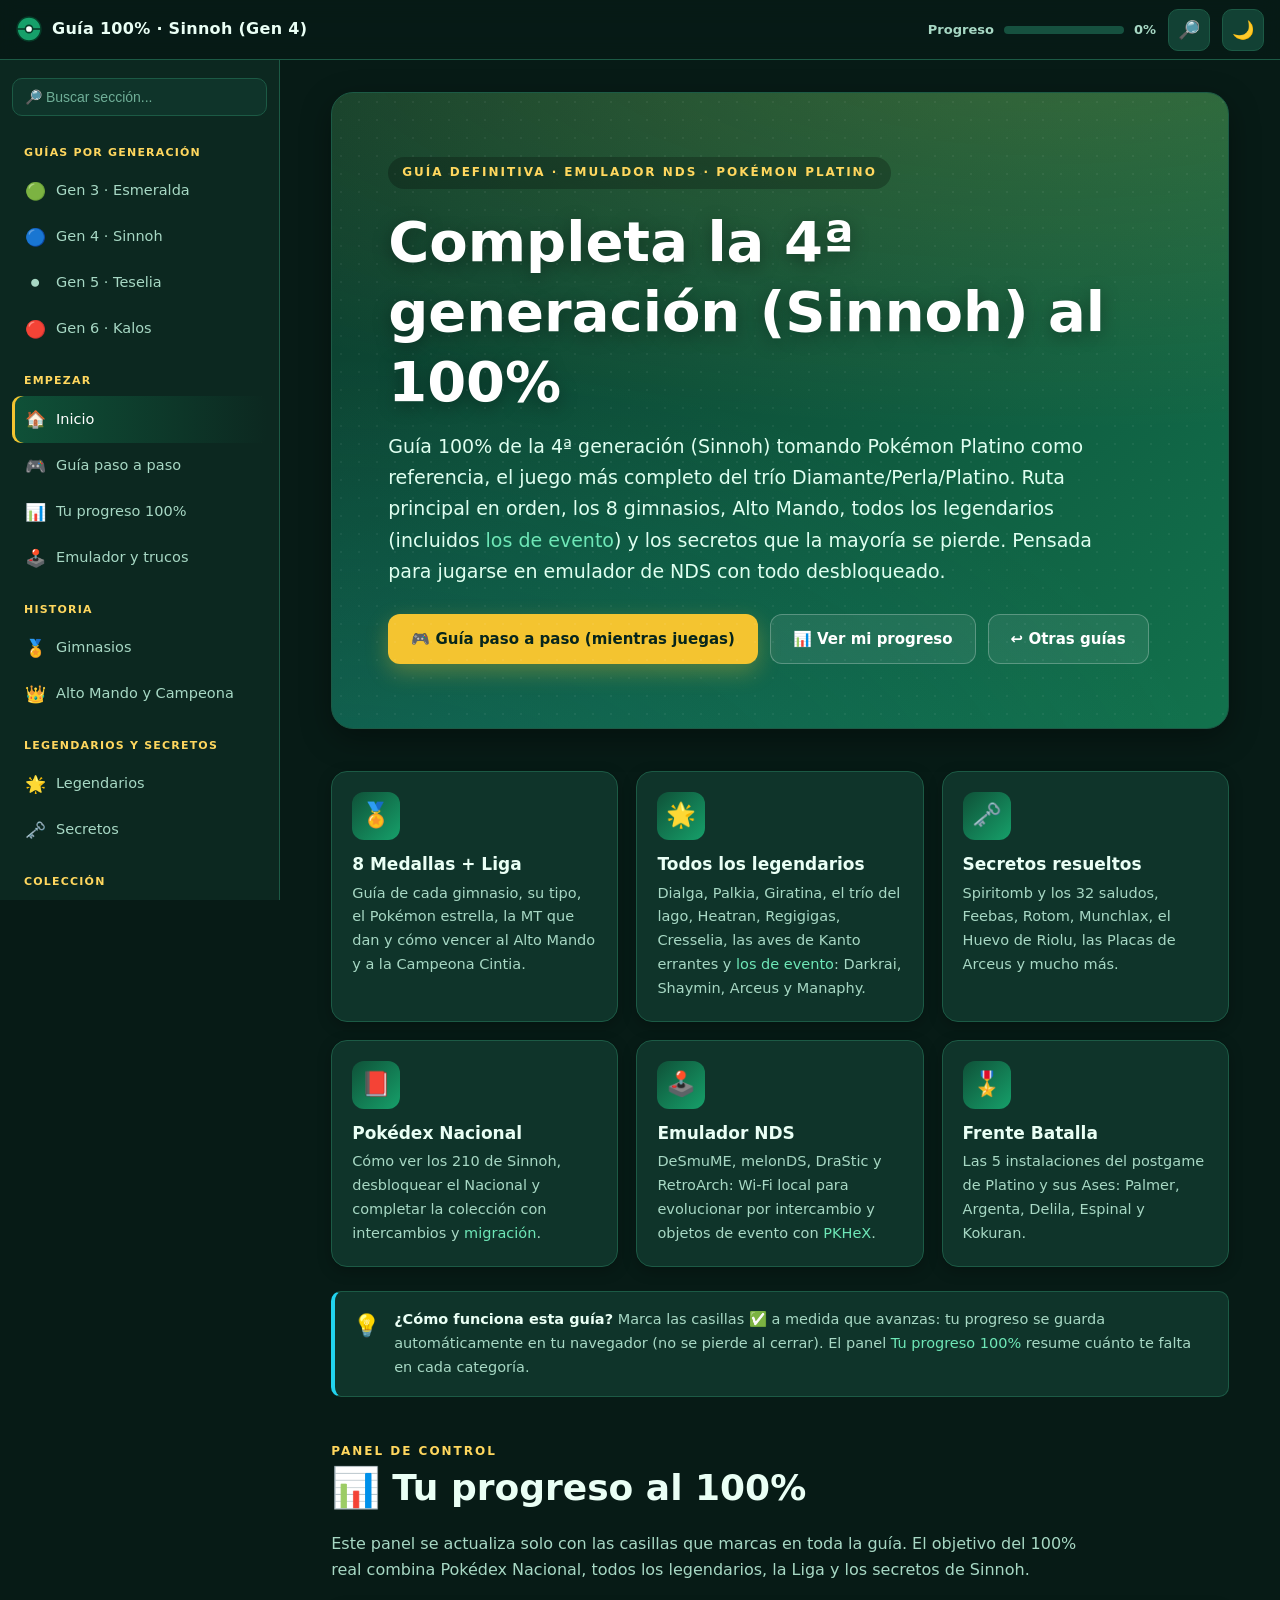
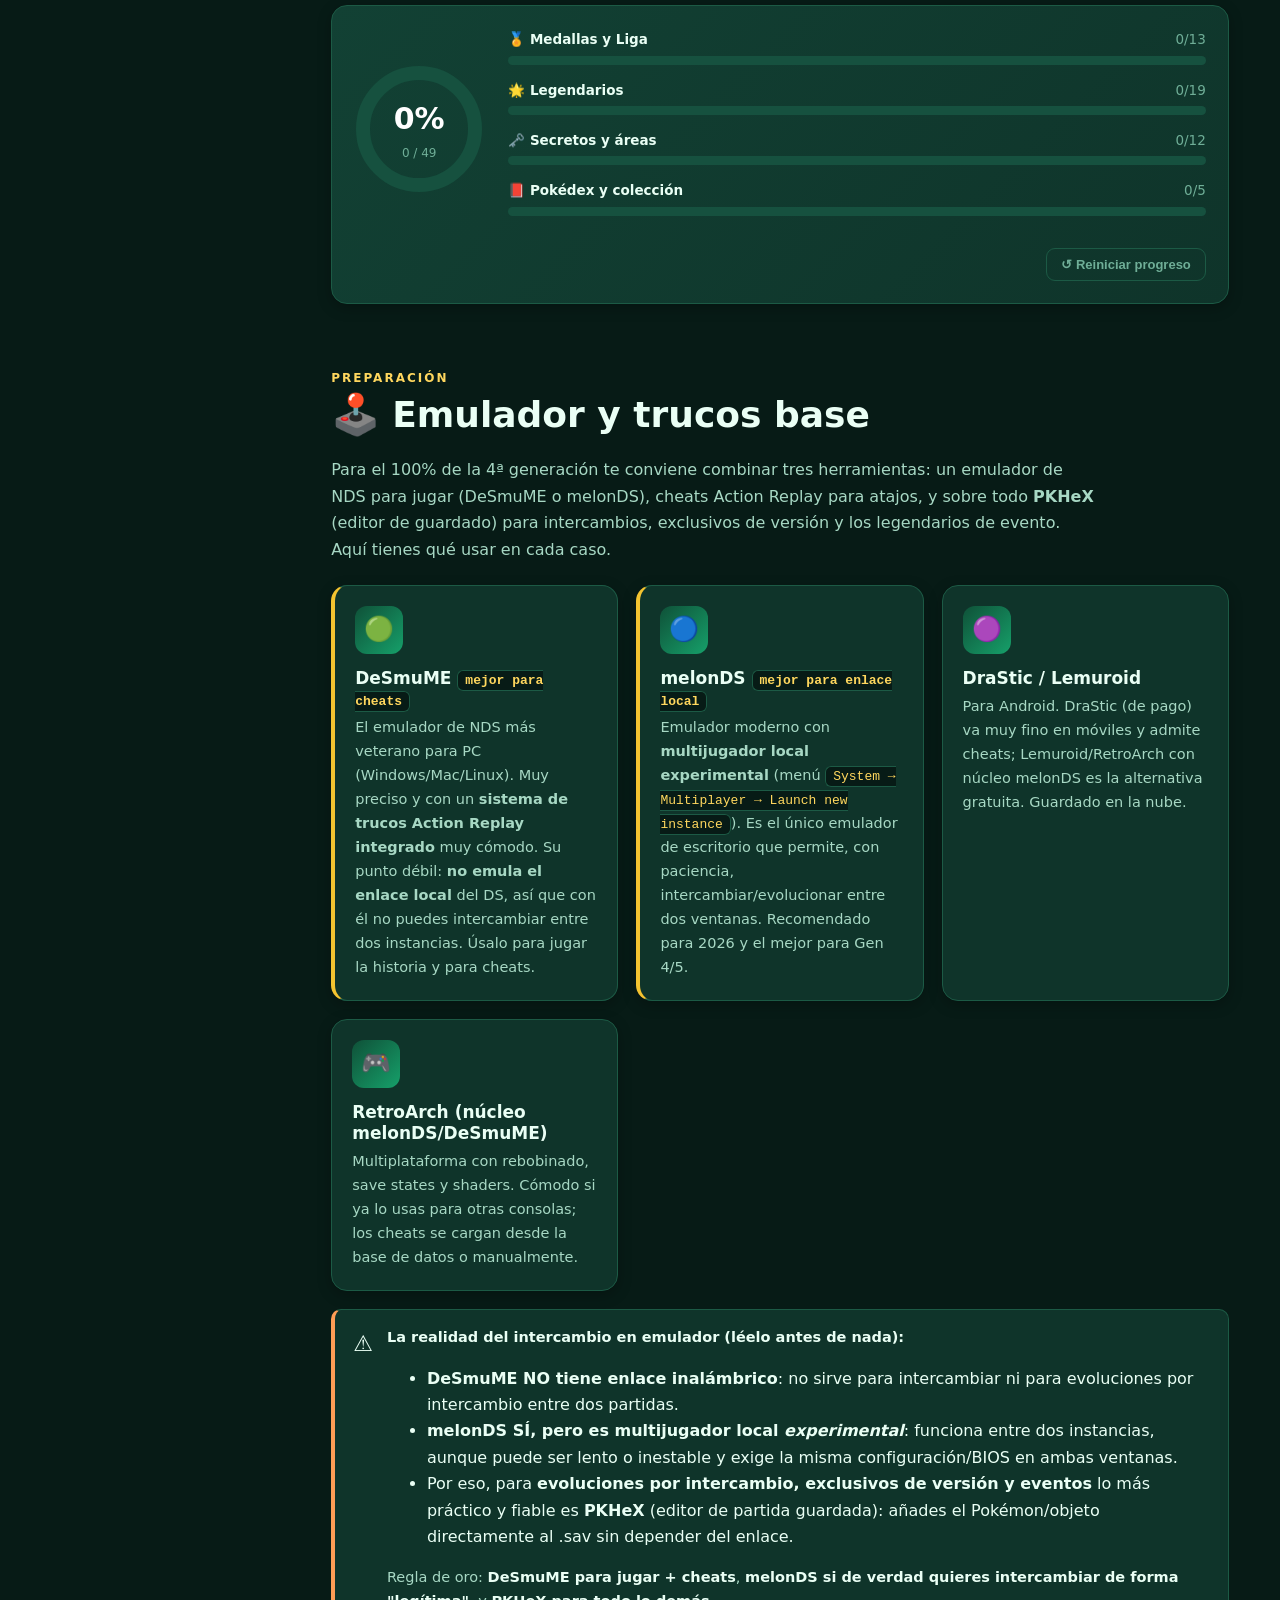
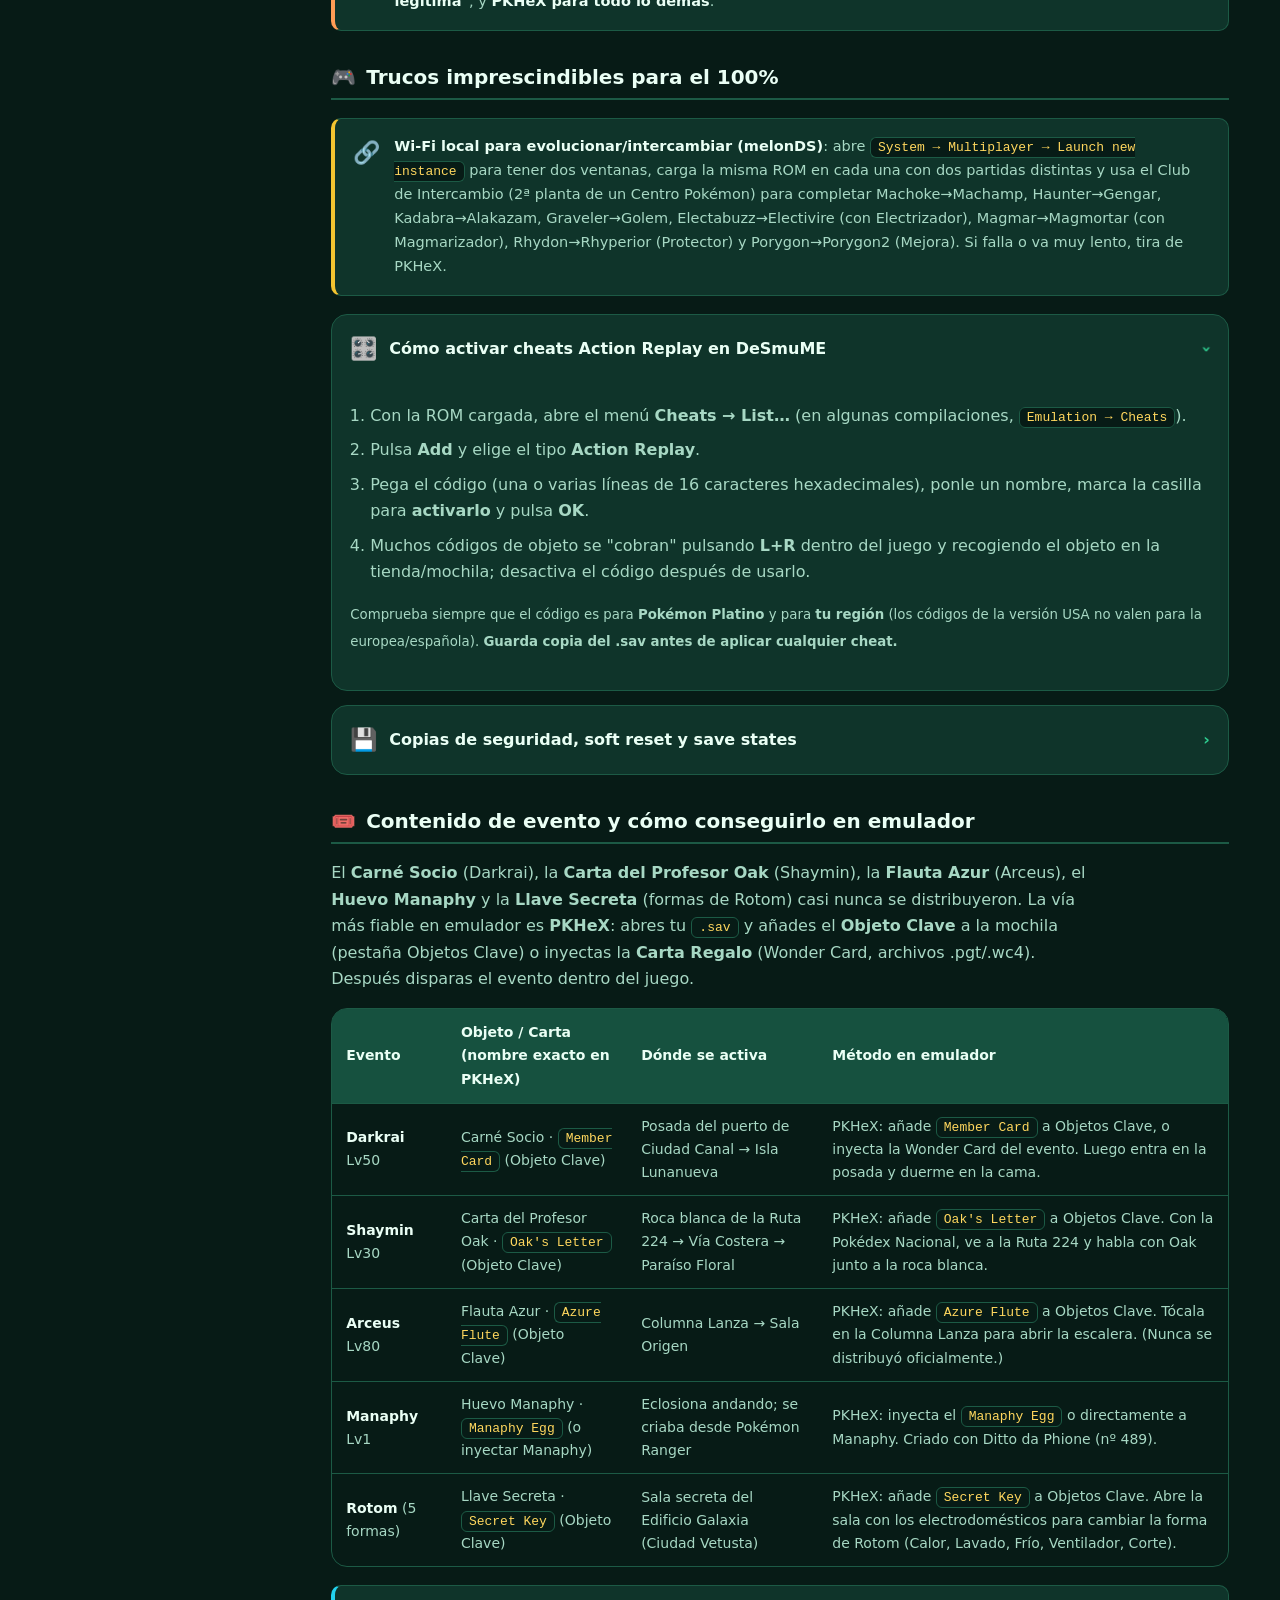
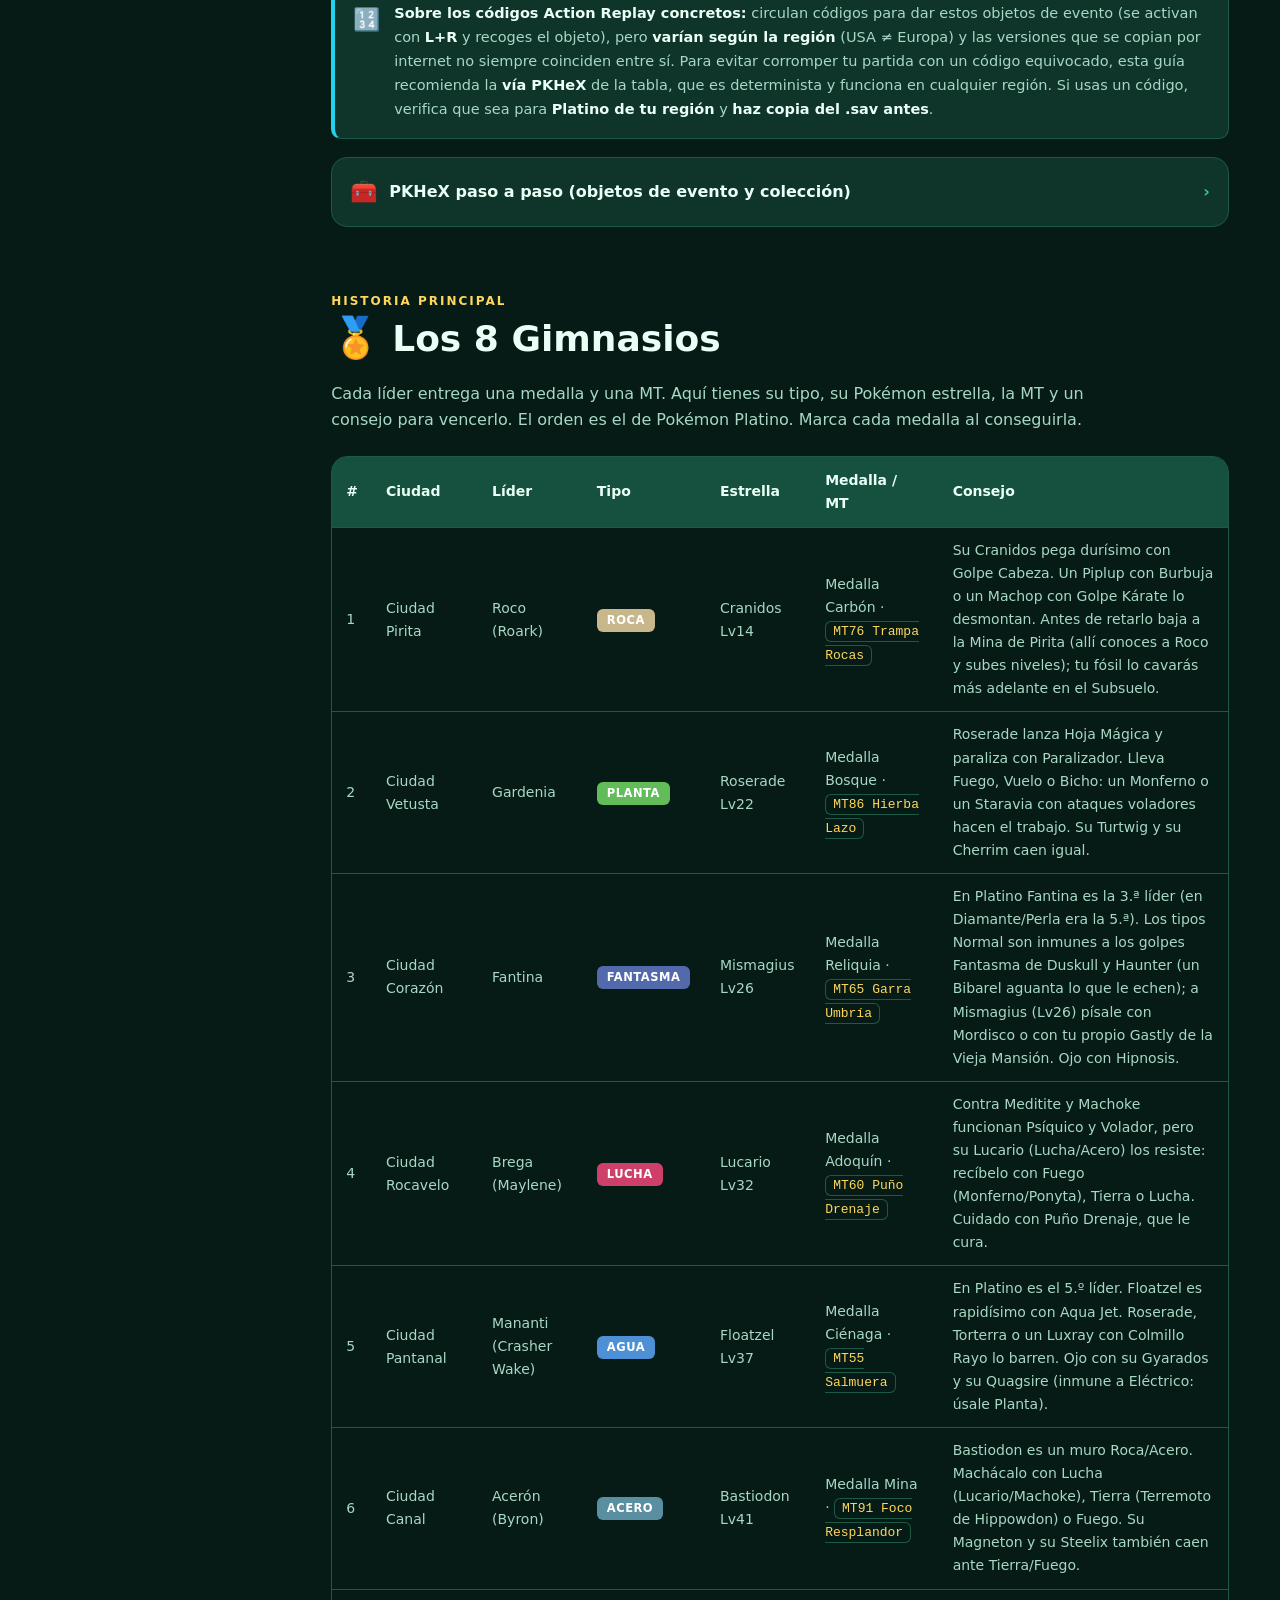
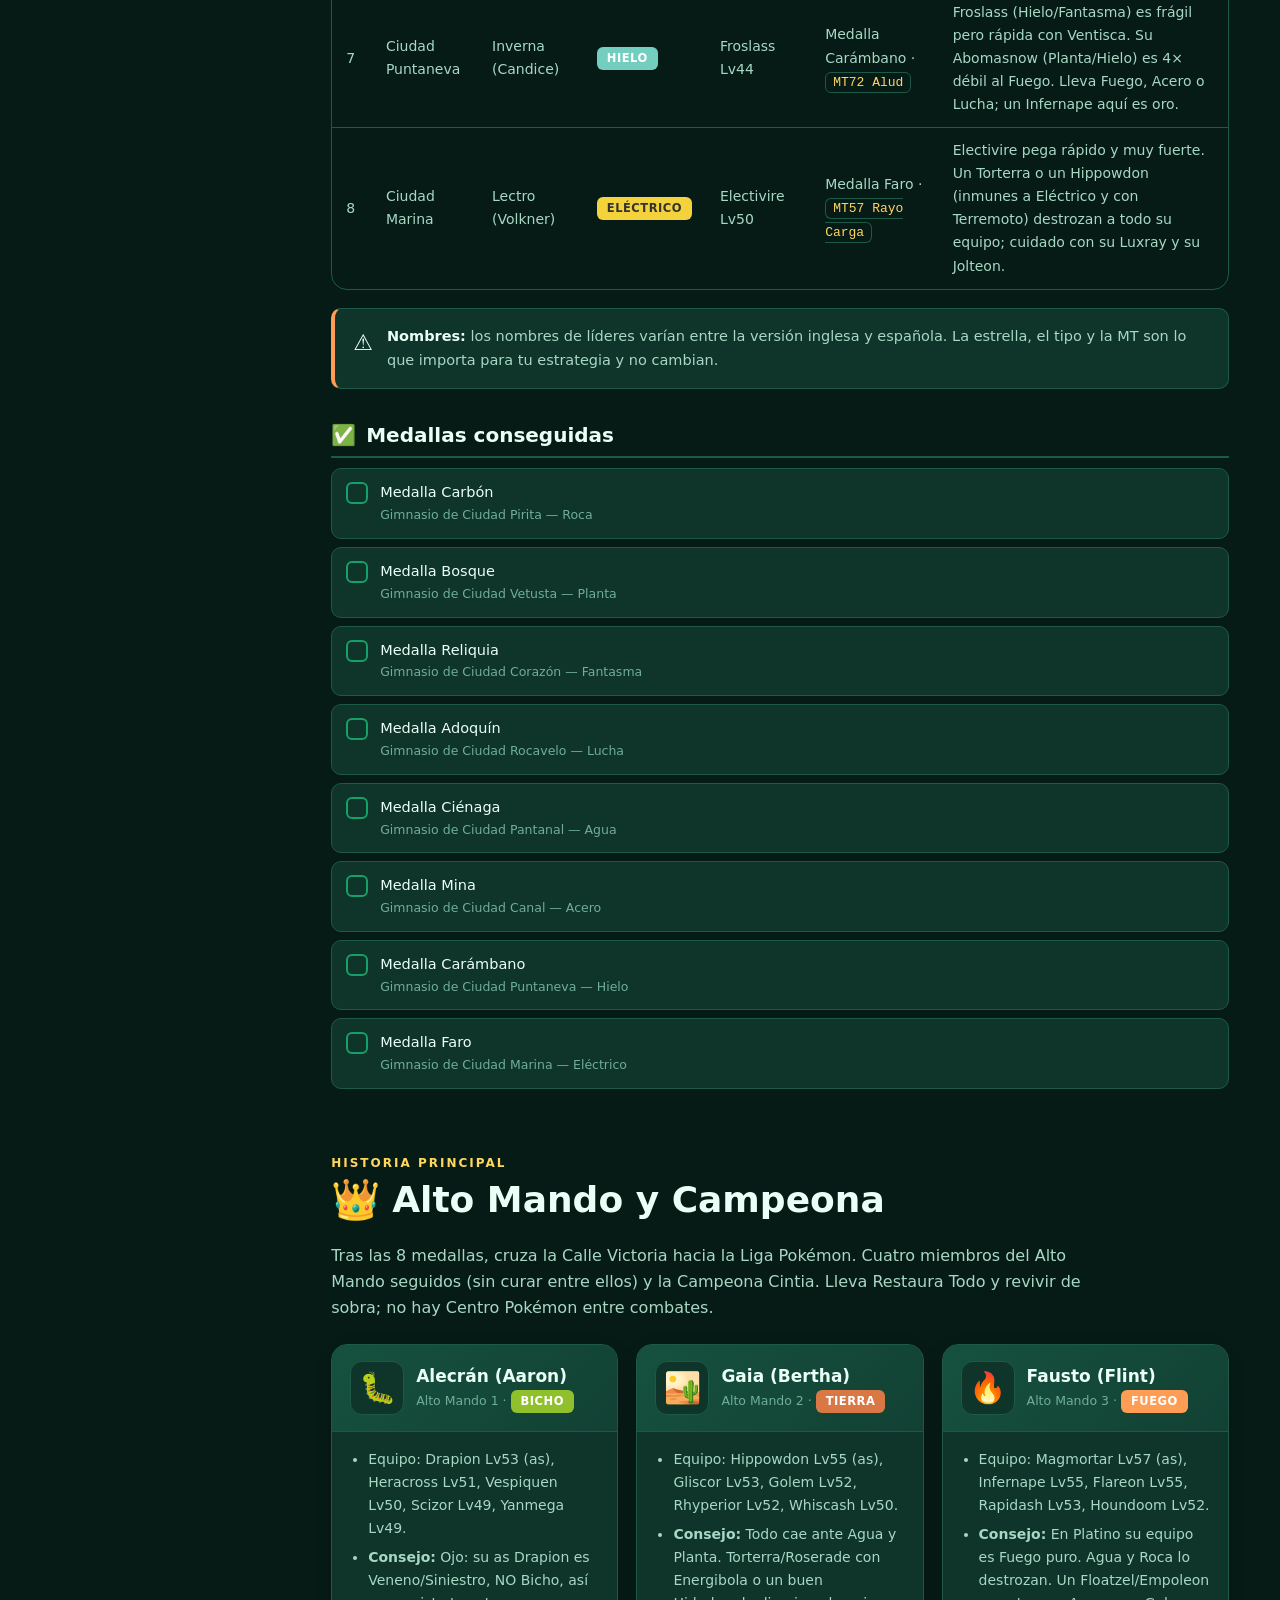
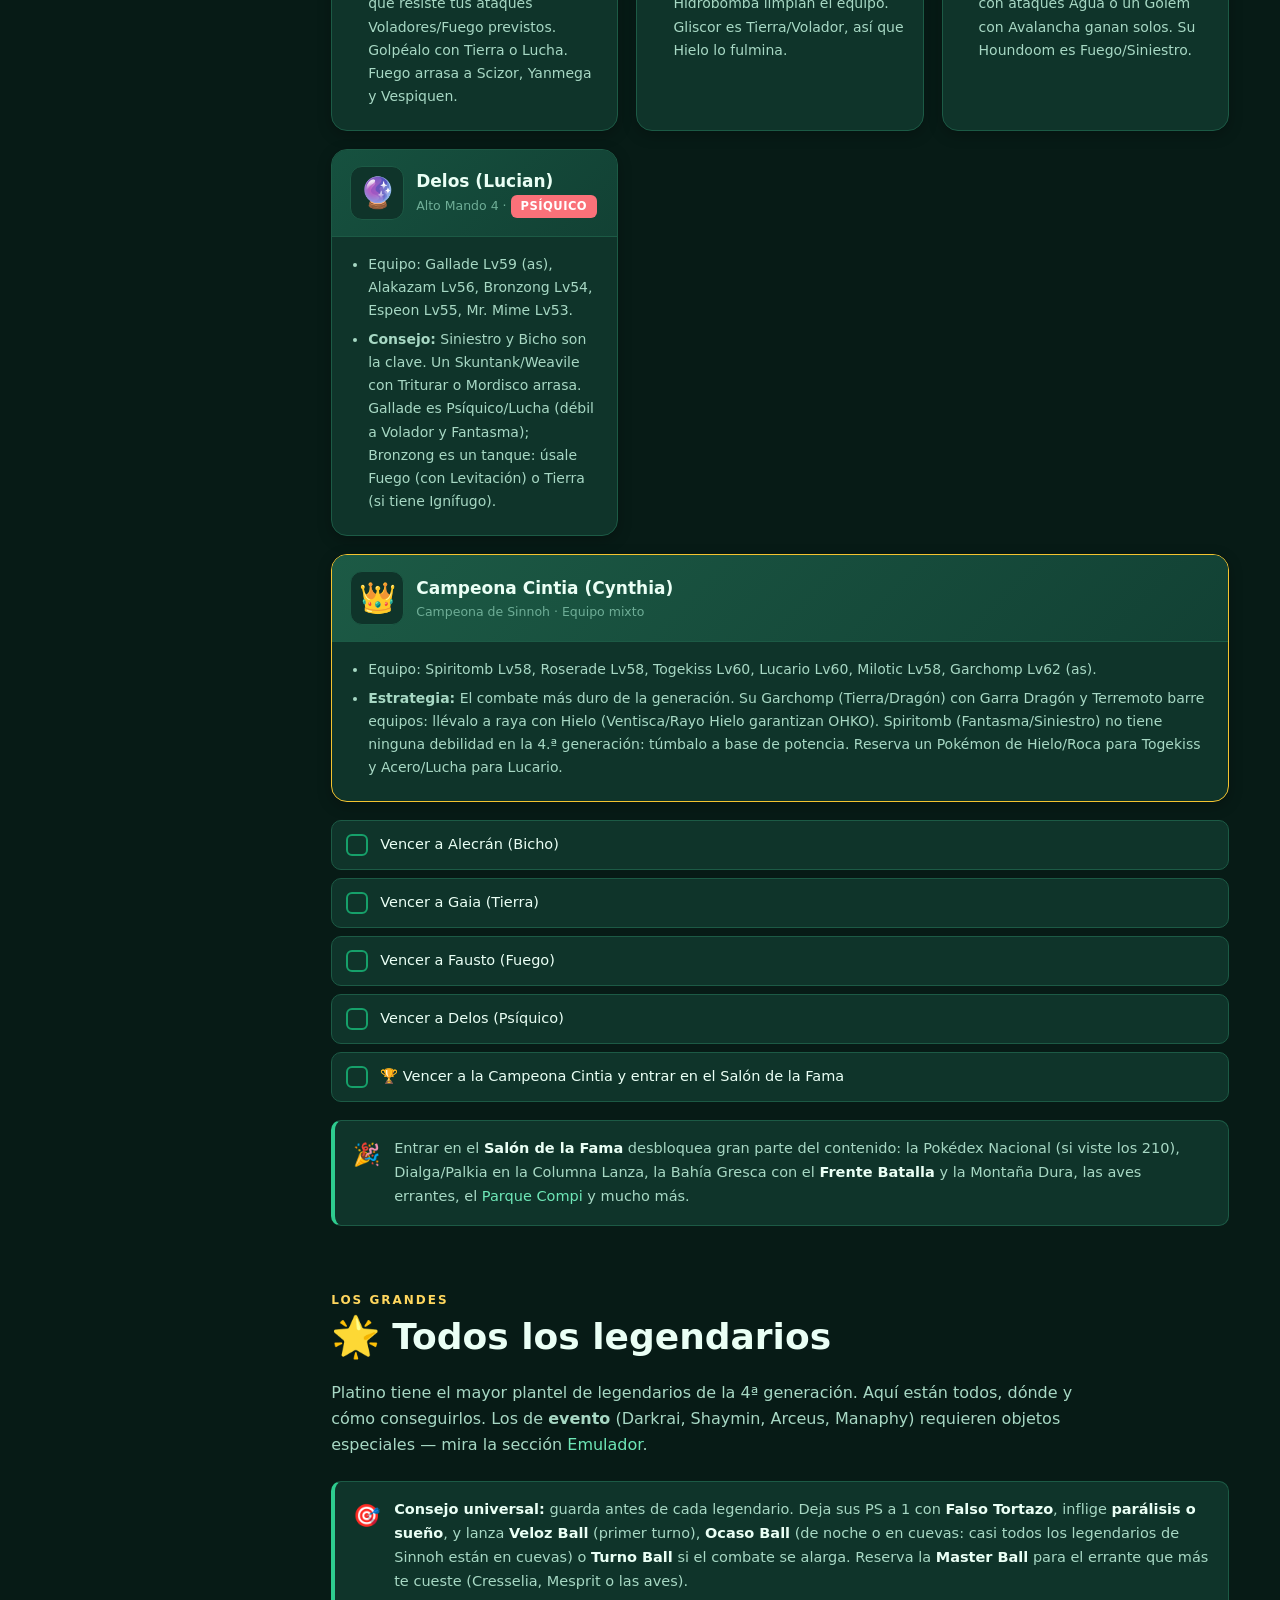
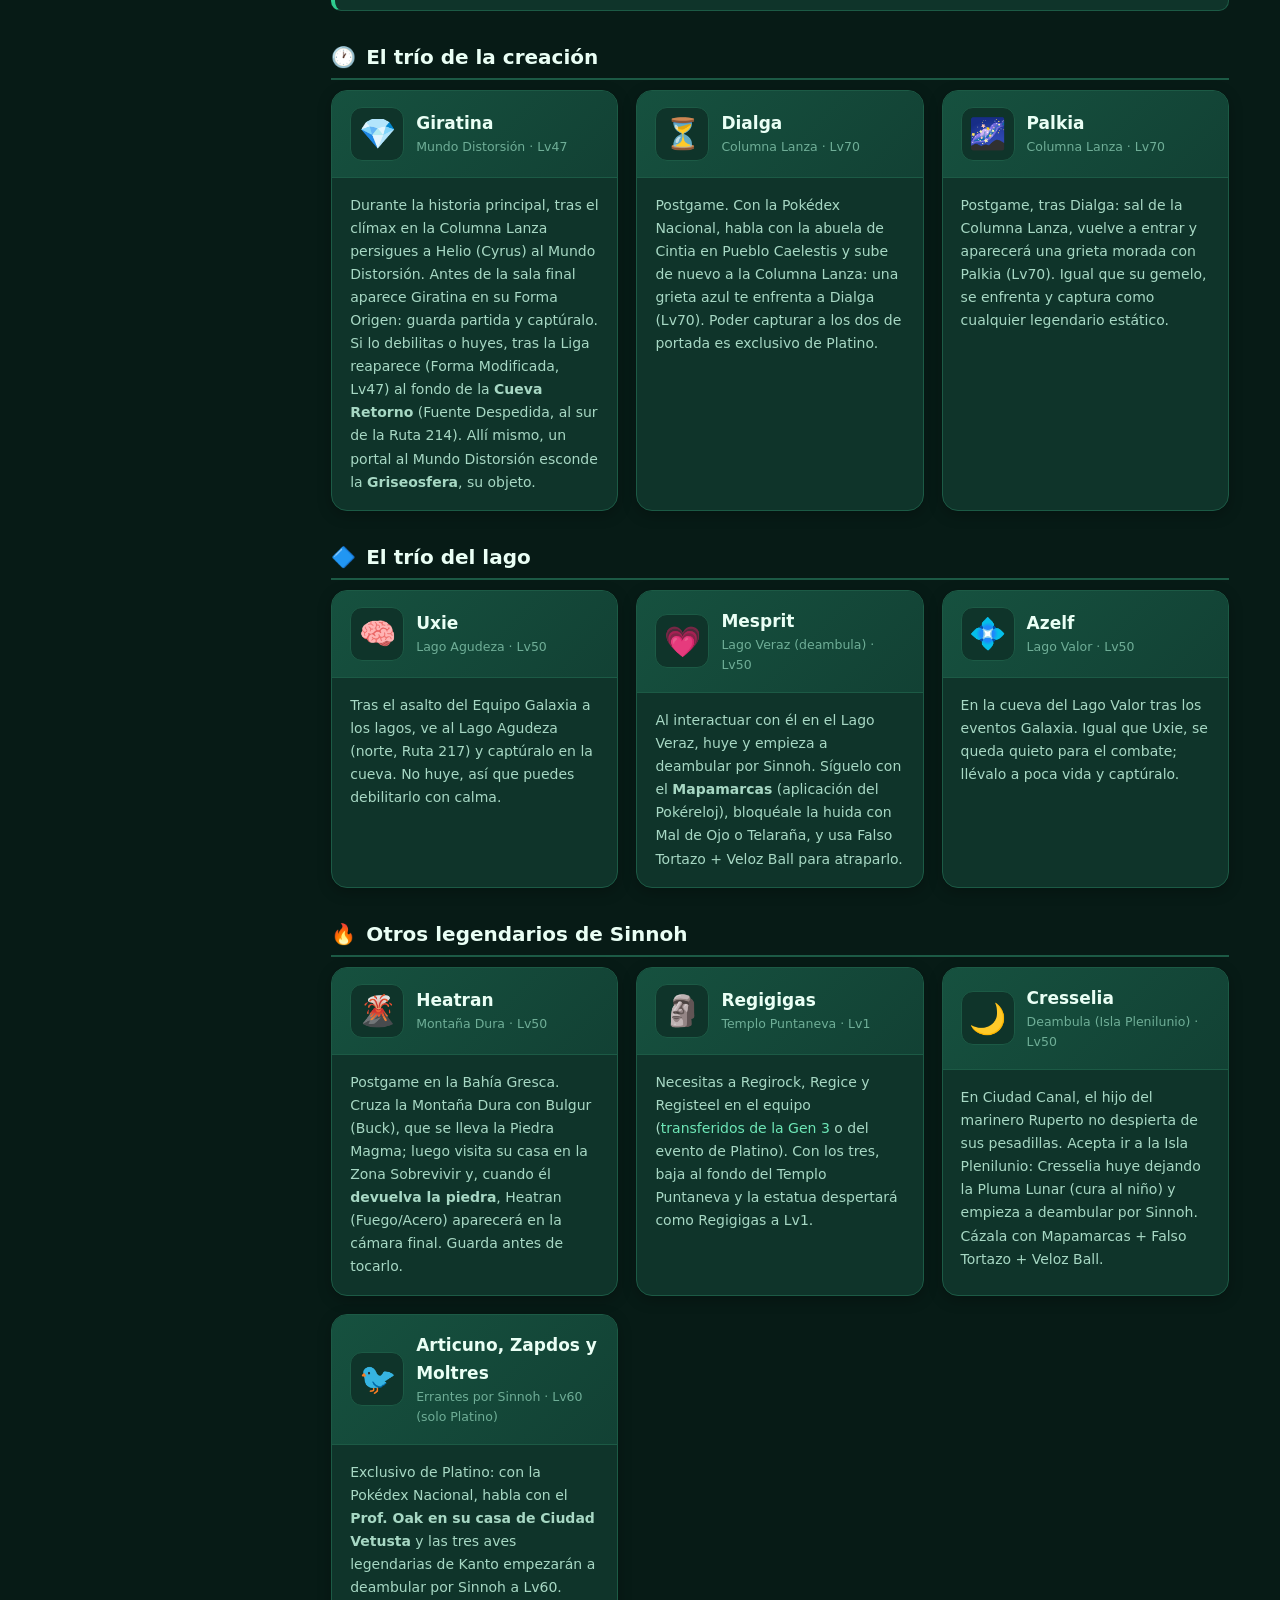
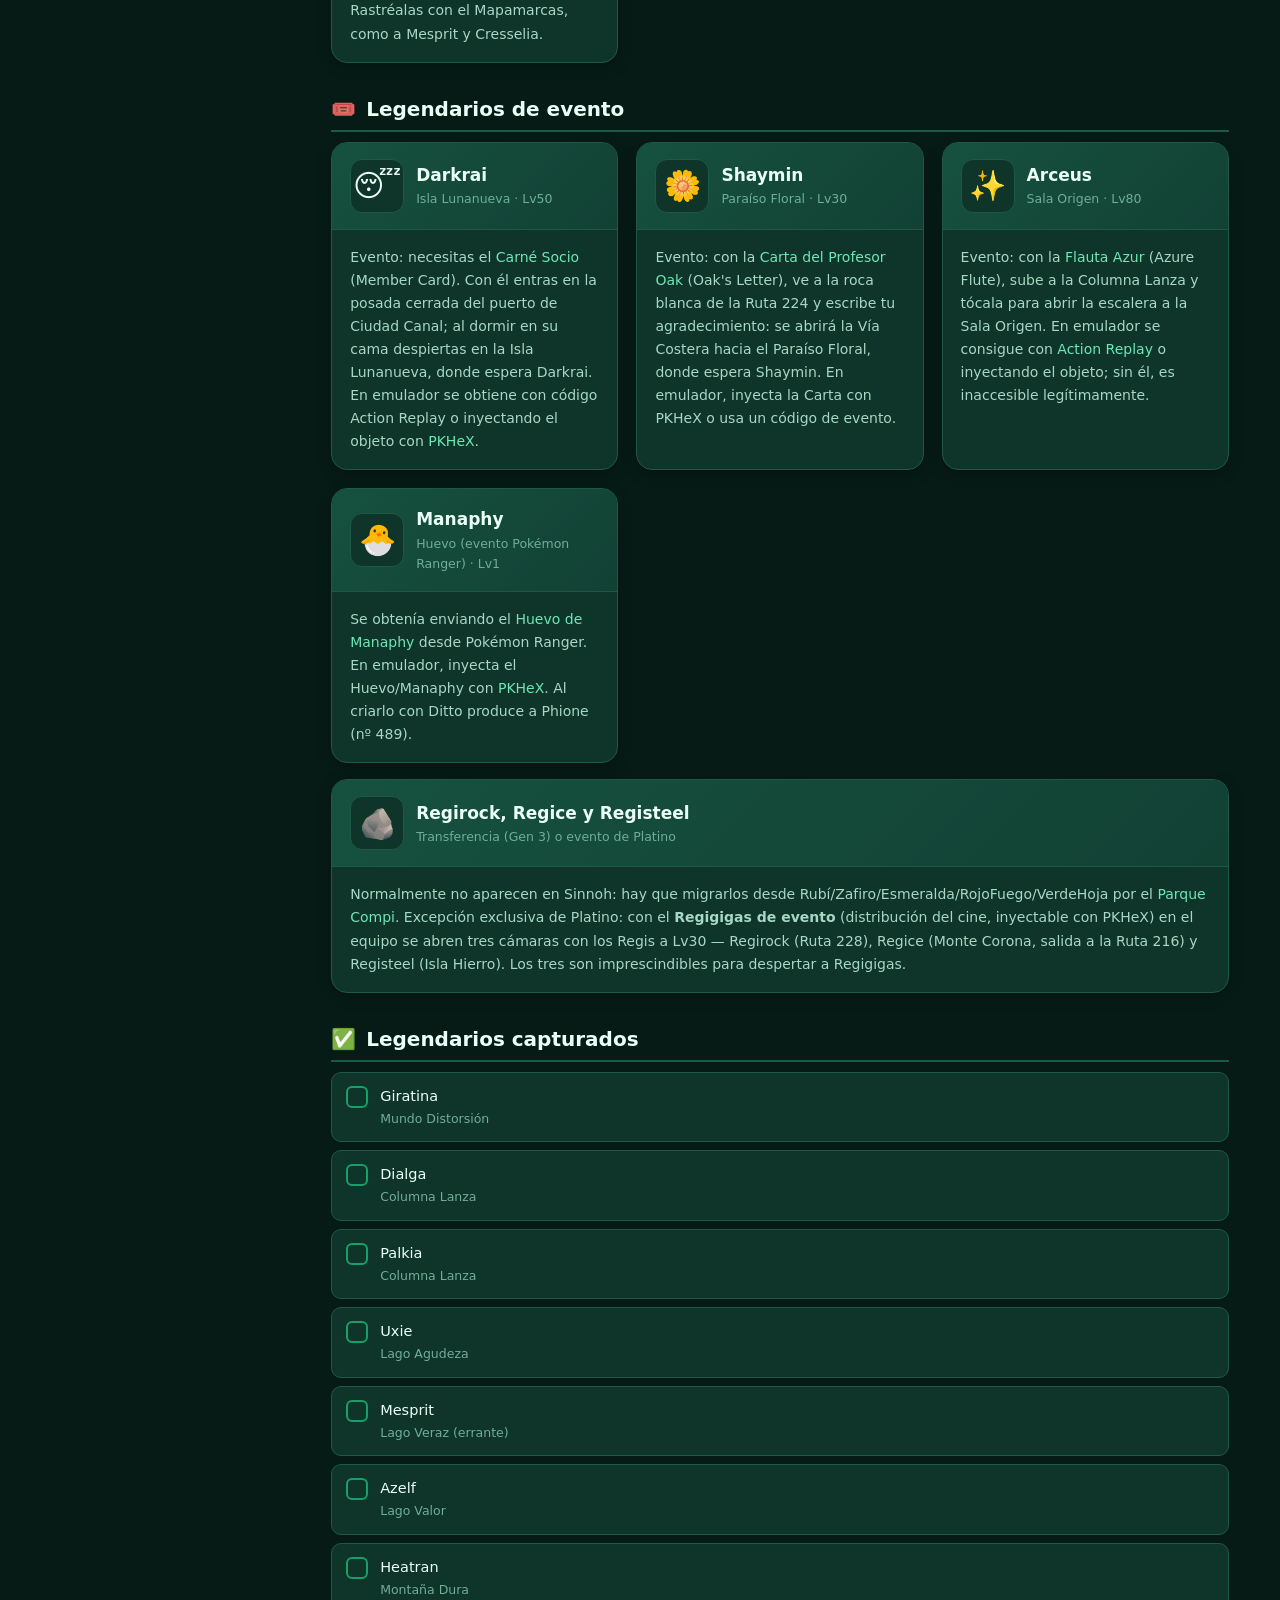
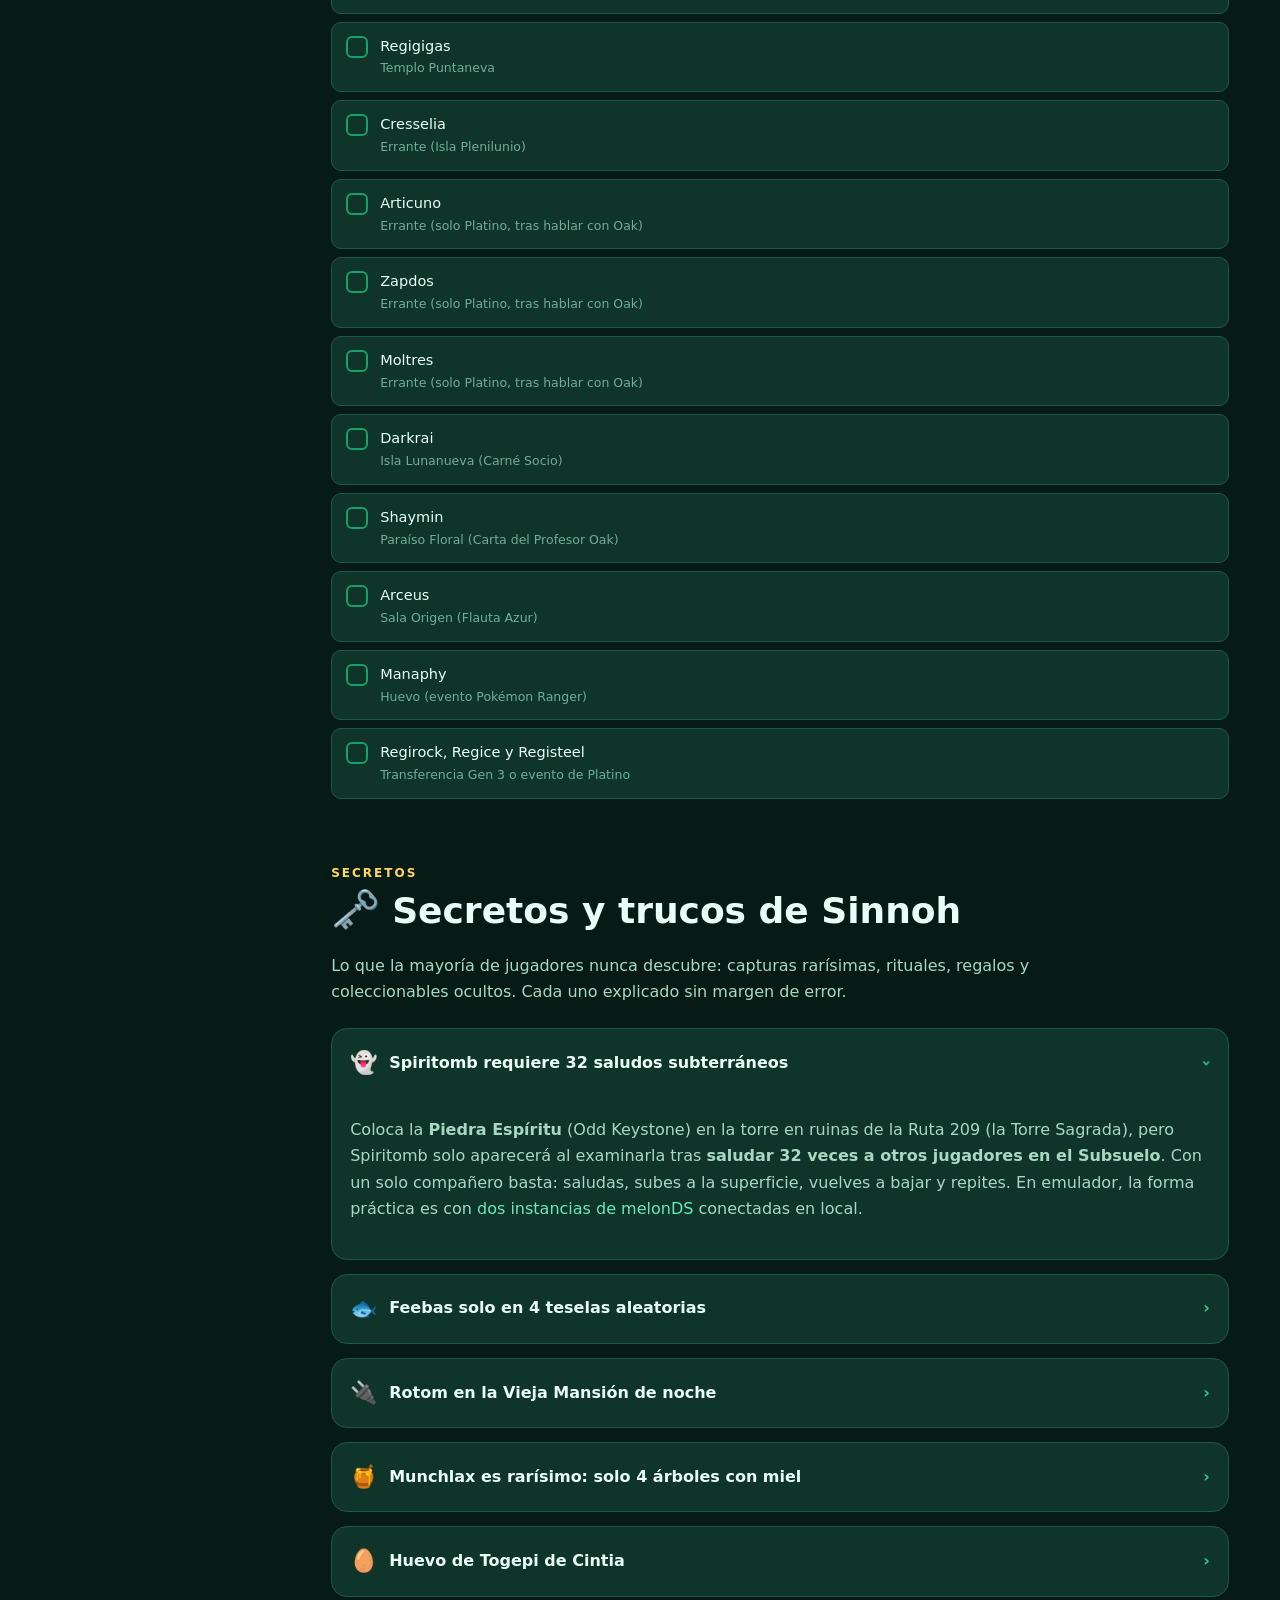
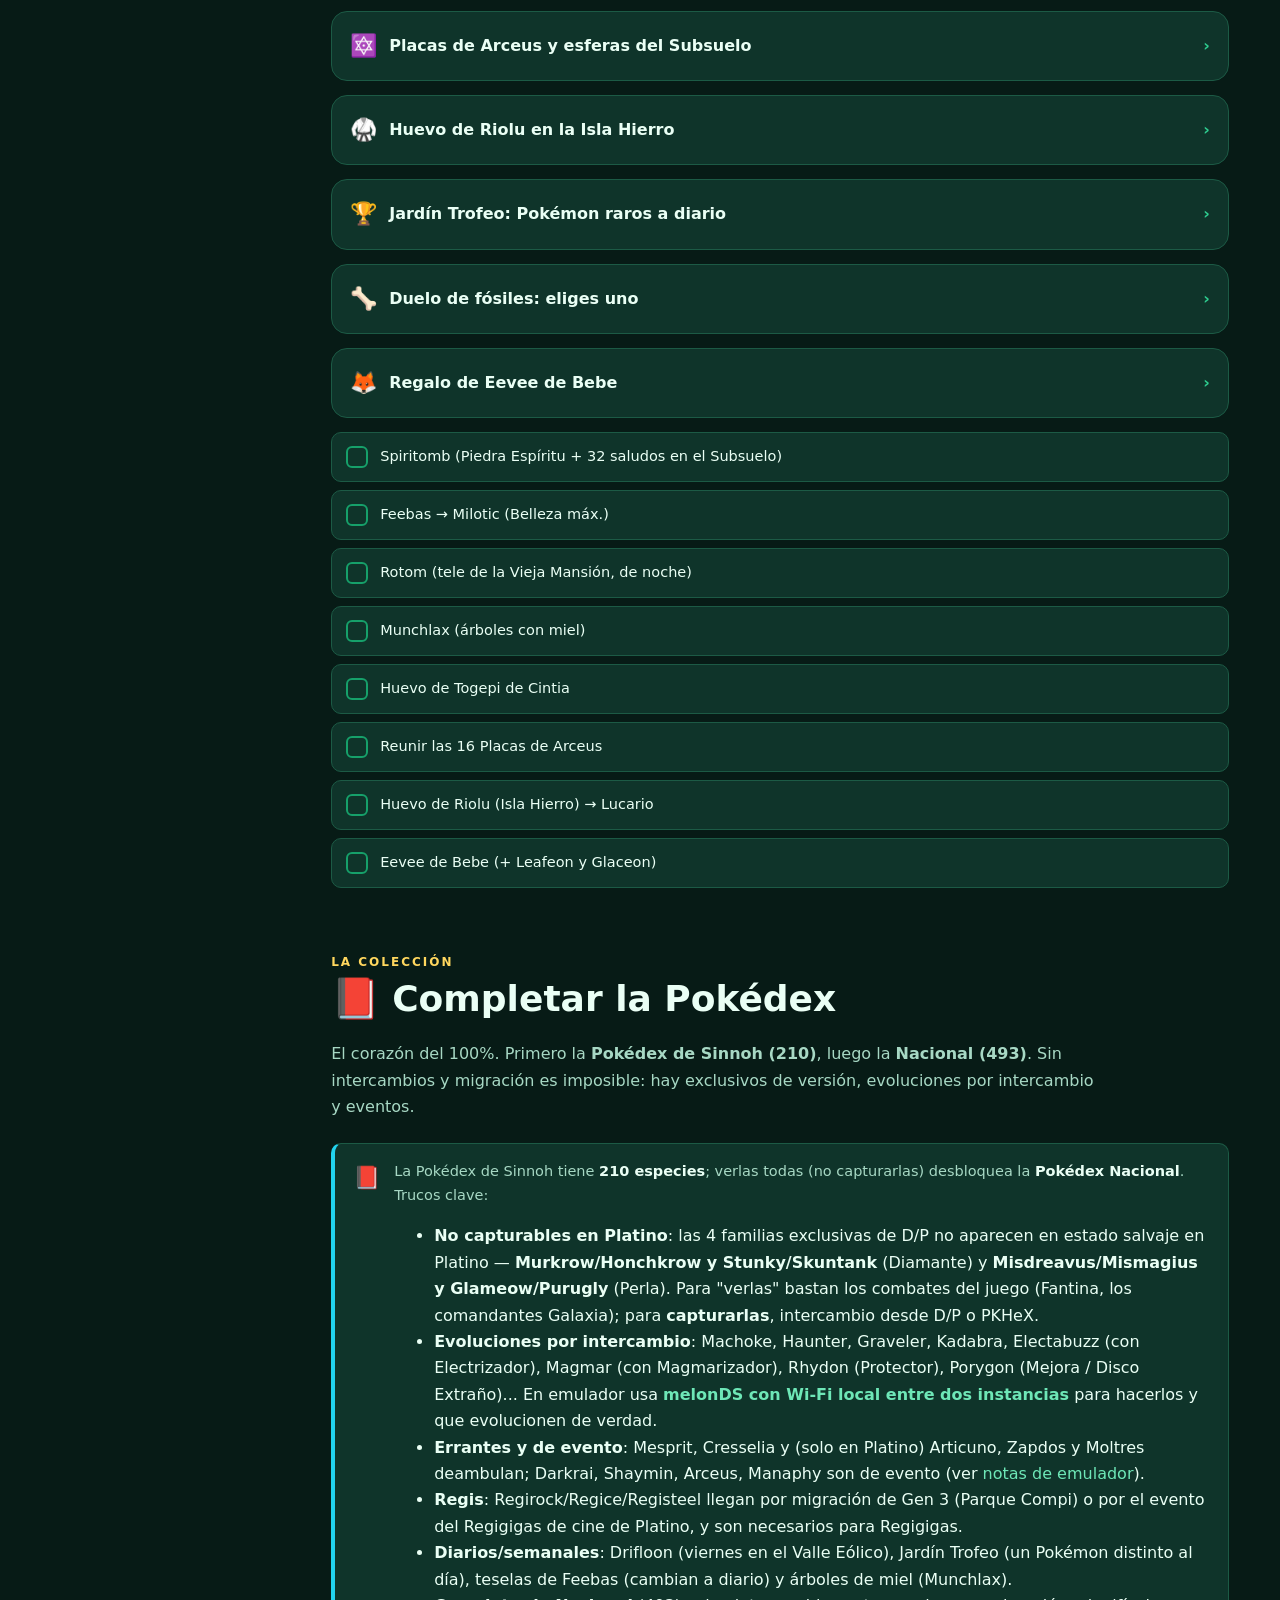
<file: gen4/index.html>
<!doctype html>
<html lang="es" data-theme="dark">
<head>
  <meta charset="utf-8">
  <meta name="viewport" content="width=device-width, initial-scale=1">
  <title>Guía 100% Pokémon 4ª Gen · Sinnoh (Platino) · Todos los secretos</title>
  <meta name="description" content="Guía completa e interactiva de la 4ª generación (Sinnoh) con Pokémon Platino como referencia: los 8 gimnasios, Alto Mando, todos los legendarios (incluidos los de evento), secretos, Pokédex y trucos de emulador NDS.">
  <meta name="theme-color" content="#071b16">
  <meta property="og:type" content="website">
  <meta property="og:locale" content="es_ES">
  <meta property="og:title" content="Guía 100% Pokémon 4ª Gen · Sinnoh (Platino) · Todos los secretos">
  <meta property="og:description" content="Guía completa e interactiva de la 4ª generación (Sinnoh) con Pokémon Platino como referencia: los 8 gimnasios, Alto Mando, todos los legendarios (incluidos los de evento), secretos, Pokédex y trucos de emulador NDS.">
  <link rel="preconnect" href="https://fonts.googleapis.com">
  <link rel="stylesheet" href="../assets/css/style.css">
  <link rel="icon" href="data:image/svg+xml,%3Csvg xmlns='http://www.w3.org/2000/svg' viewBox='0 0 100 100'%3E%3Ccircle cx='50' cy='50' r='46' fill='%2316a06a' stroke='%23063c28' stroke-width='6'/%3E%3Cpath d='M4 50h92' stroke='%23063c28' stroke-width='6'/%3E%3Ccircle cx='50' cy='50' r='14' fill='%23fff' stroke='%23063c28' stroke-width='6'/%3E%3C/svg%3E">
</head>
<body>

<!-- ===================== TOPBAR ===================== -->
<header class="topbar">
  <button class="hamburger" id="hamburger" aria-label="Abrir menú">☰</button>
  <div class="topbar__brand">
    <svg class="ball" viewBox="0 0 100 100" aria-hidden="true"><circle cx="50" cy="50" r="46" fill="#16a06a" stroke="#063c28" stroke-width="6"/><path d="M4 50h92" stroke="#063c28" stroke-width="6"/><circle cx="50" cy="50" r="14" fill="#fff" stroke="#063c28" stroke-width="6"/></svg>
    <span class="txt">Guía 100% · Sinnoh (Gen 4)</span>
  </div>
  <div class="topbar__spacer"></div>
  <div class="mini-progress" title="Tu progreso global">
    <span class="lbl">Progreso</span>
    <div class="mini-progress__bar"><div class="mini-progress__fill" id="miniFill"></div></div>
    <span id="miniPct">0%</span>
  </div>
  <button class="icon-btn" id="themeBtn" aria-label="Cambiar tema" title="Tema claro/oscuro">🌙</button>
</header>

<div class="overlay" id="overlay"></div>

<div class="layout">
  <!-- ===================== SIDEBAR ===================== -->
  <aside class="sidebar" id="sidebar">
    <input type="search" class="sidebar__search" id="navSearch" placeholder="🔎 Buscar sección...">
    <nav id="nav">
      <div class="nav-group">
        <div class="nav-group__title">Guías por generación</div>
        <a class="nav-link" href="../index.html"><span class="emo">🟢</span> Gen 3 · Esmeralda</a>
        <a class="nav-link active" href="../gen4/index.html"><span class="emo">🔵</span> Gen 4 · Sinnoh</a>
        <a class="nav-link" href="../gen5/index.html"><span class="emo">⚫</span> Gen 5 · Teselia</a>
        <a class="nav-link" href="../gen6/index.html"><span class="emo">🔴</span> Gen 6 · Kalos</a>
      </div>
      <div class="nav-group">
        <div class="nav-group__title">Empezar</div>
        <a class="nav-link" href="#inicio"><span class="emo">🏠</span> Inicio</a>
        <a class="nav-link" href="jugando.html"><span class="emo">🎮</span> Guía paso a paso</a>
        <a class="nav-link" href="#progreso"><span class="emo">📊</span> Tu progreso 100%</a>
        <a class="nav-link" href="#emulador"><span class="emo">🕹️</span> Emulador y trucos</a>
      </div>
      <div class="nav-group">
        <div class="nav-group__title">Historia</div>
        <a class="nav-link" href="#gimnasios"><span class="emo">🏅</span> Gimnasios</a>
        <a class="nav-link" href="#liga"><span class="emo">👑</span> Alto Mando y Campeona</a>
      </div>
      <div class="nav-group">
        <div class="nav-group__title">Legendarios y secretos</div>
        <a class="nav-link" href="#legendarios"><span class="emo">🌟</span> Legendarios</a>
        <a class="nav-link" href="#secretos"><span class="emo">🗝️</span> Secretos</a>
      </div>
      <div class="nav-group">
        <div class="nav-group__title">Colección</div>
        <a class="nav-link" href="#pokedex"><span class="emo">📕</span> Pokédex completa</a>
        <a class="nav-link" href="#checklist"><span class="emo">✅</span> Checklist maestra</a>
      </div>
    </nav>
  </aside>

  <!-- ===================== CONTENIDO ===================== -->
  <main class="content">

    <!-- ============ HERO / INICIO ============ -->
    <section id="inicio" class="section" style="margin-bottom:40px">
      <div class="hero">
        <span class="hero__eyebrow">Guía definitiva · Emulador NDS · Pokémon Platino</span>
        <h1>Completa la 4ª generación (Sinnoh) al 100%</h1>
        <p>Guía 100% de la 4ª generación (Sinnoh) tomando Pokémon Platino como referencia, el juego más completo del trío Diamante/Perla/Platino. Ruta principal en orden, los 8 gimnasios, Alto Mando, todos los legendarios (incluidos <a href="#eventos">los de evento</a>) y los secretos que la mayoría se pierde. Pensada para jugarse en emulador de NDS con todo desbloqueado.</p>
        <div class="hero__cta">
          <a href="jugando.html" class="btn btn--gold">🎮 Guía paso a paso (mientras juegas)</a>
          <a href="#progreso" class="btn btn--ghost">📊 Ver mi progreso</a>
          <a href="../index.html" class="btn btn--ghost">↩️ Otras guías</a>
        </div>
      </div>

      <div class="grid grid--3">
        <div class="card"><div class="card__icon">🏅</div><h4>8 Medallas + Liga</h4><p>Guía de cada gimnasio, su tipo, el Pokémon estrella, la MT que dan y cómo vencer al Alto Mando y a la Campeona Cintia.</p></div>
        <div class="card"><div class="card__icon">🌟</div><h4>Todos los legendarios</h4><p>Dialga, Palkia, Giratina, el trío del lago, Heatran, Regigigas, Cresselia, las aves de Kanto errantes y <a href="#eventos">los de evento</a>: Darkrai, Shaymin, Arceus y Manaphy.</p></div>
        <div class="card"><div class="card__icon">🗝️</div><h4>Secretos resueltos</h4><p>Spiritomb y los 32 saludos, Feebas, Rotom, Munchlax, el Huevo de Riolu, las Placas de Arceus y mucho más.</p></div>
        <div class="card"><div class="card__icon">📕</div><h4>Pokédex Nacional</h4><p>Cómo ver los 210 de Sinnoh, desbloquear el Nacional y completar la colección con intercambios y <a href="#pokedex">migración</a>.</p></div>
        <div class="card"><div class="card__icon">🕹️</div><h4>Emulador NDS</h4><p>DeSmuME, melonDS, DraStic y RetroArch: Wi-Fi local para evolucionar por intercambio y objetos de evento con <a href="#emulador">PKHeX</a>.</p></div>
        <div class="card"><div class="card__icon">🎖️</div><h4>Frente Batalla</h4><p>Las 5 instalaciones del postgame de Platino y sus Ases: Palmer, Argenta, Delila, Espinal y Kokuran.</p></div>
      </div>

      <div class="callout callout--info" style="margin-top:24px">
        <span class="emo">💡</span>
        <p><b>¿Cómo funciona esta guía?</b> Marca las casillas ✅ a medida que avanzas: tu progreso se guarda automáticamente en tu navegador (no se pierde al cerrar). El panel <a href="#progreso">Tu progreso 100%</a> resume cuánto te falta en cada categoría.</p>
      </div>
    </section>

    <!-- ============ PROGRESO ============ -->
    <section id="progreso" class="section">
      <div class="section__head">
        <span class="section__kicker">Panel de control</span>
        <h2><span class="emo">📊</span> Tu progreso al 100%</h2>
        <p class="section__intro">Este panel se actualiza solo con las casillas que marcas en toda la guía. El objetivo del 100% real combina Pokédex Nacional, todos los legendarios, la Liga y los secretos de Sinnoh.</p>
      </div>

      <div class="progress-card">
        <div class="progress-ring-wrap">
          <div class="ring" id="ring">
            <svg width="130" height="130" viewBox="0 0 130 130">
              <defs>
                <linearGradient id="ringGrad" x1="0" y1="0" x2="1" y2="1">
                  <stop offset="0%" stop-color="#16a06a"/>
                  <stop offset="100%" stop-color="#f4c430"/>
                </linearGradient>
              </defs>
              <circle class="ring__track" cx="65" cy="65" r="56" fill="none" stroke-width="14"/>
              <circle class="ring__bar" id="ringBar" cx="65" cy="65" r="56" fill="none" stroke-width="14"
                      stroke-dasharray="351.86" stroke-dashoffset="351.86"/>
            </svg>
            <div class="ring__label">
              <span class="ring__pct" id="ringPct">0%</span>
              <span class="ring__sub" id="ringCount">0 / 0</span>
            </div>
          </div>
          <div style="flex:1; min-width:240px">
            <div class="stat-bar" data-cat="medallas"><div class="stat-bar__top"><b>🏅 Medallas y Liga</b><span data-cat-count>0/0</span></div><div class="stat-bar__track"><div class="stat-bar__fill" data-cat-fill></div></div></div>
            <div class="stat-bar" data-cat="legendarios"><div class="stat-bar__top"><b>🌟 Legendarios</b><span data-cat-count>0/0</span></div><div class="stat-bar__track"><div class="stat-bar__fill" data-cat-fill></div></div></div>
            <div class="stat-bar" data-cat="secretos"><div class="stat-bar__top"><b>🗝️ Secretos y áreas</b><span data-cat-count>0/0</span></div><div class="stat-bar__track"><div class="stat-bar__fill" data-cat-fill></div></div></div>
            <div class="stat-bar" data-cat="pokedex"><div class="stat-bar__top"><b>📕 Pokédex y colección</b><span data-cat-count>0/0</span></div><div class="stat-bar__track"><div class="stat-bar__fill" data-cat-fill></div></div></div>
          </div>
        </div>
        <div style="margin-top:18px; display:flex; justify-content:flex-end">
          <button class="reset-btn" id="resetProgress">↺ Reiniciar progreso</button>
        </div>
      </div>
    </section>

    <!-- ============ EMULADOR ============ -->
    <section id="emulador" class="section">
      <div class="section__head">
        <span class="section__kicker">Preparación</span>
        <h2><span class="emo">🕹️</span> Emulador y trucos base</h2>
        <p class="section__intro">Para el 100% de la 4ª generación te conviene combinar tres herramientas: un emulador de NDS para jugar (DeSmuME o melonDS), cheats Action Replay para atajos, y sobre todo <b>PKHeX</b> (editor de guardado) para intercambios, exclusivos de versión y los legendarios de evento. Aquí tienes qué usar en cada caso.</p>
      </div>

      <div class="grid grid--3">
        <div class="card card--accent"><div class="card__icon">🟢</div><h4>DeSmuME <span class="code">mejor para cheats</span></h4><p>El emulador de NDS más veterano para PC (Windows/Mac/Linux). Muy preciso y con un <b>sistema de trucos Action Replay integrado</b> muy cómodo. Su punto débil: <b>no emula el enlace local</b> del DS, así que con él no puedes intercambiar entre dos instancias. Úsalo para jugar la historia y para cheats.</p></div>
        <div class="card card--accent"><div class="card__icon">🔵</div><h4>melonDS <span class="code">mejor para enlace local</span></h4><p>Emulador moderno con <b>multijugador local experimental</b> (menú <span class="code">System → Multiplayer → Launch new instance</span>). Es el único emulador de escritorio que permite, con paciencia, intercambiar/evolucionar entre dos ventanas. Recomendado para 2026 y el mejor para Gen 4/5.</p></div>
        <div class="card"><div class="card__icon">🟣</div><h4>DraStic / Lemuroid</h4><p>Para Android. DraStic (de pago) va muy fino en móviles y admite cheats; Lemuroid/RetroArch con núcleo melonDS es la alternativa gratuita. Guardado en la nube.</p></div>
        <div class="card"><div class="card__icon">🎮</div><h4>RetroArch (núcleo melonDS/DeSmuME)</h4><p>Multiplataforma con rebobinado, save states y shaders. Cómodo si ya lo usas para otras consolas; los cheats se cargan desde la base de datos o manualmente.</p></div>
      </div>

      <div class="callout callout--warn">
        <span class="emo">⚠️</span>
        <div>
          <p><b>La realidad del intercambio en emulador (léelo antes de nada):</b></p>
          <ul>
            <li><b>DeSmuME NO tiene enlace inalámbrico</b>: no sirve para intercambiar ni para evoluciones por intercambio entre dos partidas.</li>
            <li><b>melonDS SÍ, pero es multijugador local <i>experimental</i></b>: funciona entre dos instancias, aunque puede ser lento o inestable y exige la misma configuración/BIOS en ambas ventanas.</li>
            <li>Por eso, para <b>evoluciones por intercambio, exclusivos de versión y eventos</b> lo más práctico y fiable es <b>PKHeX</b> (editor de partida guardada): añades el Pokémon/objeto directamente al .sav sin depender del enlace.</li>
          </ul>
          <p>Regla de oro: <b>DeSmuME para jugar + cheats</b>, <b>melonDS si de verdad quieres intercambiar de forma "legítima"</b>, y <b>PKHeX para todo lo demás</b>.</p>
        </div>
      </div>

      <h3><span class="emo">🎮</span> Trucos imprescindibles para el 100%</h3>
      <div class="callout callout--emu">
        <span class="emo">🔗</span>
        <p><b>Wi-Fi local para evolucionar/intercambiar (melonDS)</b>: abre <span class="code">System → Multiplayer → Launch new instance</span> para tener dos ventanas, carga la misma ROM en cada una con dos partidas distintas y usa el Club de Intercambio (2ª planta de un Centro Pokémon) para completar Machoke→Machamp, Haunter→Gengar, Kadabra→Alakazam, Graveler→Golem, Electabuzz→Electivire (con Electrizador), Magmar→Magmortar (con Magmarizador), Rhydon→Rhyperior (Protector) y Porygon→Porygon2 (Mejora). Si falla o va muy lento, tira de PKHeX.</p>
      </div>

      <div class="accordion open">
        <div class="accordion__head"><span class="emo">🎛️</span> Cómo activar cheats Action Replay en DeSmuME <span class="chev">›</span></div>
        <div class="accordion__body"><div class="accordion__inner">
          <ol>
            <li>Con la ROM cargada, abre el menú <b>Cheats → List…</b> (en algunas compilaciones, <span class="code">Emulation → Cheats</span>).</li>
            <li>Pulsa <b>Add</b> y elige el tipo <b>Action Replay</b>.</li>
            <li>Pega el código (una o varias líneas de 16 caracteres hexadecimales), ponle un nombre, marca la casilla para <b>activarlo</b> y pulsa <b>OK</b>.</li>
            <li>Muchos códigos de objeto se "cobran" pulsando <b>L+R</b> dentro del juego y recogiendo el objeto en la tienda/mochila; desactiva el código después de usarlo.</li>
          </ol>
          <p><small>Comprueba siempre que el código es para <b>Pokémon Platino</b> y para <b>tu región</b> (los códigos de la versión USA no valen para la europea/española). <b>Guarda copia del .sav antes de aplicar cualquier cheat.</b></small></p>
        </div></div>
      </div>

      <div class="accordion">
        <div class="accordion__head"><span class="emo">💾</span> Copias de seguridad, soft reset y save states <span class="chev">›</span></div>
        <div class="accordion__body"><div class="accordion__inner">
          <ul>
            <li><b>Copia de seguridad del guardado</b>: antes de tocar cheats o PKHeX, duplica tu archivo <span class="code">.sav</span> (o <span class="code">.dsv</span> en DeSmuME). Si algo se corrompe, restauras la copia y listo.</li>
            <li><b>Soft reset en el DS</b>: pulsa <b>L + R + Start + Select</b> a la vez para reiniciar el juego sin cerrar el emulador. Es la forma clásica de "resetear" ante un legendario/inicial hasta que salga con la <b>naturaleza</b> o los IV que quieres.</li>
            <li><b>Save states para capturas y naturalezas</b>: haz un save state justo antes de un legendario o del inicial; si la captura falla o la naturaleza no te gusta, recargas el estado y repites al instante. Ojo: para que el cambio sea permanente hay que <b>guardar también en la partida interna</b> del juego (los save states por sí solos no persisten la Pokédex/mochila si luego cargas otra partida).</li>
            <li><b>Velocidad de emulación</b>: acelera (tecla de <i>fast-forward</i>) para eclosionar huevos (Togepi, Happiny, Riolu, Manaphy) y para las esperas de los árboles de miel.</li>
          </ul>
        </div></div>
      </div>

      <h3 id="eventos"><span class="emo">🎟️</span> Contenido de evento y cómo conseguirlo en emulador</h3>
      <p class="section__intro">El <b>Carné Socio</b> (Darkrai), la <b>Carta del Profesor Oak</b> (Shaymin), la <b>Flauta Azur</b> (Arceus), el <b>Huevo Manaphy</b> y la <b>Llave Secreta</b> (formas de Rotom) casi nunca se distribuyeron. La vía más fiable en emulador es <b>PKHeX</b>: abres tu <span class="code">.sav</span> y añades el <b>Objeto Clave</b> a la mochila (pestaña Objetos Clave) o inyectas la <b>Carta Regalo</b> (Wonder Card, archivos .pgt/.wc4). Después disparas el evento dentro del juego.</p>
      <div class="table-wrap">
        <table>
          <thead><tr><th>Evento</th><th>Objeto / Carta (nombre exacto en PKHeX)</th><th>Dónde se activa</th><th>Método en emulador</th></tr></thead>
          <tbody>
            <tr><td><b>Darkrai</b> Lv50</td><td>Carné Socio · <span class="code">Member Card</span> (Objeto Clave)</td><td>Posada del puerto de Ciudad Canal → Isla Lunanueva</td><td>PKHeX: añade <span class="code">Member Card</span> a Objetos Clave, o inyecta la Wonder Card del evento. Luego entra en la posada y duerme en la cama.</td></tr>
            <tr><td><b>Shaymin</b> Lv30</td><td>Carta del Profesor Oak · <span class="code">Oak's Letter</span> (Objeto Clave)</td><td>Roca blanca de la Ruta 224 → Vía Costera → Paraíso Floral</td><td>PKHeX: añade <span class="code">Oak's Letter</span> a Objetos Clave. Con la Pokédex Nacional, ve a la Ruta 224 y habla con Oak junto a la roca blanca.</td></tr>
            <tr><td><b>Arceus</b> Lv80</td><td>Flauta Azur · <span class="code">Azure Flute</span> (Objeto Clave)</td><td>Columna Lanza → Sala Origen</td><td>PKHeX: añade <span class="code">Azure Flute</span> a Objetos Clave. Tócala en la Columna Lanza para abrir la escalera. (Nunca se distribuyó oficialmente.)</td></tr>
            <tr><td><b>Manaphy</b> Lv1</td><td>Huevo Manaphy · <span class="code">Manaphy Egg</span> (o inyectar Manaphy)</td><td>Eclosiona andando; se criaba desde Pokémon Ranger</td><td>PKHeX: inyecta el <span class="code">Manaphy Egg</span> o directamente a Manaphy. Criado con Ditto da Phione (nº 489).</td></tr>
            <tr><td><b>Rotom</b> (5 formas)</td><td>Llave Secreta · <span class="code">Secret Key</span> (Objeto Clave)</td><td>Sala secreta del Edificio Galaxia (Ciudad Vetusta)</td><td>PKHeX: añade <span class="code">Secret Key</span> a Objetos Clave. Abre la sala con los electrodomésticos para cambiar la forma de Rotom (Calor, Lavado, Frío, Ventilador, Corte).</td></tr>
          </tbody>
        </table>
      </div>

      <div class="callout callout--info">
        <span class="emo">🔢</span>
        <div>
          <p><b>Sobre los códigos Action Replay concretos:</b> circulan códigos para dar estos objetos de evento (se activan con <b>L+R</b> y recoges el objeto), pero <b>varían según la región</b> (USA ≠ Europa) y las versiones que se copian por internet no siempre coinciden entre sí. Para evitar corromper tu partida con un código equivocado, esta guía recomienda la <b>vía PKHeX</b> de la tabla, que es determinista y funciona en cualquier región. Si usas un código, verifica que sea para <b>Platino de tu región</b> y <b>haz copia del .sav antes</b>.</p>
        </div>
      </div>

      <div class="accordion">
        <div class="accordion__head"><span class="emo">🧰</span> PKHeX paso a paso (objetos de evento y colección) <span class="chev">›</span></div>
        <div class="accordion__body"><div class="accordion__inner">
          <ol>
            <li>En el juego, <b>guarda la partida en el interior</b> (no basta el save state) y cierra el emulador.</li>
            <li>Localiza el <span class="code">.sav</span> (DeSmuME: junto a la ROM o en <span class="code">Battery/</span>; melonDS: carpeta de la ROM). <b>Haz una copia.</b></li>
            <li>Abre PKHeX → <b>Archivo → Abrir</b> y selecciona el <span class="code">.sav</span>.</li>
            <li>Para un <b>Objeto Clave</b>: pestaña de la <b>mochila → Objetos Clave</b>, elige el objeto (Member Card, Oak's Letter, Azure Flute, Secret Key) y pon cantidad 1.</li>
            <li>Para una <b>Carta Regalo</b> auténtica: menú <b>Herramientas → Carta Regalo (Mystery Gift)</b> e importa el archivo <span class="code">.pgt/.wc4</span> del evento.</li>
            <li>Para <b>inyectar un Pokémon</b> (p. ej. Manaphy o exclusivos que no puedes intercambiar): arrastra un archivo <span class="code">.pk4</span> a un hueco de caja o edítalo a mano.</li>
            <li><b>Archivo → Guardar</b>, vuelve a cargar el <span class="code">.sav</span> en el emulador y dispara el evento en el juego.</li>
          </ol>
        </div></div>
      </div>
    </section>

    <!-- ============ GIMNASIOS ============ -->
    <section id="gimnasios" class="section">
      <div class="section__head">
        <span class="section__kicker">Historia principal</span>
        <h2><span class="emo">🏅</span> Los 8 Gimnasios</h2>
        <p class="section__intro">Cada líder entrega una medalla y una MT. Aquí tienes su tipo, su Pokémon estrella, la MT y un consejo para vencerlo. El orden es el de Pokémon Platino. Marca cada medalla al conseguirla.</p>
      </div>

      <div class="table-wrap">
        <table>
          <thead><tr><th>#</th><th>Ciudad</th><th>Líder</th><th>Tipo</th><th>Estrella</th><th>Medalla / MT</th><th>Consejo</th></tr></thead>
          <tbody>
            <tr><td>1</td><td>Ciudad Pirita</td><td>Roco (Roark)</td><td><span class="type t-roca">Roca</span></td><td>Cranidos Lv14</td><td>Medalla Carbón · <span class="code">MT76 Trampa Rocas</span></td><td>Su Cranidos pega durísimo con Golpe Cabeza. Un Piplup con Burbuja o un Machop con Golpe Kárate lo desmontan. Antes de retarlo baja a la Mina de Pirita (allí conoces a Roco y subes niveles); tu fósil lo cavarás más adelante en el Subsuelo.</td></tr>
            <tr><td>2</td><td>Ciudad Vetusta</td><td>Gardenia</td><td><span class="type t-planta">Planta</span></td><td>Roserade Lv22</td><td>Medalla Bosque · <span class="code">MT86 Hierba Lazo</span></td><td>Roserade lanza Hoja Mágica y paraliza con Paralizador. Lleva Fuego, Vuelo o Bicho: un Monferno o un Staravia con ataques voladores hacen el trabajo. Su Turtwig y su Cherrim caen igual.</td></tr>
            <tr><td>3</td><td>Ciudad Corazón</td><td>Fantina</td><td><span class="type t-fantasma">Fantasma</span></td><td>Mismagius Lv26</td><td>Medalla Reliquia · <span class="code">MT65 Garra Umbría</span></td><td>En Platino Fantina es la 3.ª líder (en Diamante/Perla era la 5.ª). Los tipos Normal son inmunes a los golpes Fantasma de Duskull y Haunter (un Bibarel aguanta lo que le echen); a Mismagius (Lv26) písale con Mordisco o con tu propio Gastly de la Vieja Mansión. Ojo con Hipnosis.</td></tr>
            <tr><td>4</td><td>Ciudad Rocavelo</td><td>Brega (Maylene)</td><td><span class="type t-lucha">Lucha</span></td><td>Lucario Lv32</td><td>Medalla Adoquín · <span class="code">MT60 Puño Drenaje</span></td><td>Contra Meditite y Machoke funcionan Psíquico y Volador, pero su Lucario (Lucha/Acero) los resiste: recíbelo con Fuego (Monferno/Ponyta), Tierra o Lucha. Cuidado con Puño Drenaje, que le cura.</td></tr>
            <tr><td>5</td><td>Ciudad Pantanal</td><td>Mananti (Crasher Wake)</td><td><span class="type t-agua">Agua</span></td><td>Floatzel Lv37</td><td>Medalla Ciénaga · <span class="code">MT55 Salmuera</span></td><td>En Platino es el 5.º líder. Floatzel es rapidísimo con Aqua Jet. Roserade, Torterra o un Luxray con Colmillo Rayo lo barren. Ojo con su Gyarados y su Quagsire (inmune a Eléctrico: úsale Planta).</td></tr>
            <tr><td>6</td><td>Ciudad Canal</td><td>Acerón (Byron)</td><td><span class="type t-acero">Acero</span></td><td>Bastiodon Lv41</td><td>Medalla Mina · <span class="code">MT91 Foco Resplandor</span></td><td>Bastiodon es un muro Roca/Acero. Machácalo con Lucha (Lucario/Machoke), Tierra (Terremoto de Hippowdon) o Fuego. Su Magneton y su Steelix también caen ante Tierra/Fuego.</td></tr>
            <tr><td>7</td><td>Ciudad Puntaneva</td><td>Inverna (Candice)</td><td><span class="type t-hielo">Hielo</span></td><td>Froslass Lv44</td><td>Medalla Carámbano · <span class="code">MT72 Alud</span></td><td>Froslass (Hielo/Fantasma) es frágil pero rápida con Ventisca. Su Abomasnow (Planta/Hielo) es 4× débil al Fuego. Lleva Fuego, Acero o Lucha; un Infernape aquí es oro.</td></tr>
            <tr><td>8</td><td>Ciudad Marina</td><td>Lectro (Volkner)</td><td><span class="type t-electrico">Eléctrico</span></td><td>Electivire Lv50</td><td>Medalla Faro · <span class="code">MT57 Rayo Carga</span></td><td>Electivire pega rápido y muy fuerte. Un Torterra o un Hippowdon (inmunes a Eléctrico y con Terremoto) destrozan a todo su equipo; cuidado con su Luxray y su Jolteon.</td></tr>
          </tbody>
        </table>
      </div>

      <div class="callout callout--warn"><span class="emo">⚠️</span><p><b>Nombres:</b> los nombres de líderes varían entre la versión inglesa y española. La estrella, el tipo y la MT son lo que importa para tu estrategia y no cambian.</p></div>

      <h3><span class="emo">✅</span> Medallas conseguidas</h3>
      <ul class="checklist">
        <li><label class="check-item" data-key="g4-gym1" data-cat="medallas"><input type="checkbox"><span class="box">✓</span><span class="label">Medalla Carbón <small>Gimnasio de Ciudad Pirita — Roca</small></span></label></li>
        <li><label class="check-item" data-key="g4-gym2" data-cat="medallas"><input type="checkbox"><span class="box">✓</span><span class="label">Medalla Bosque <small>Gimnasio de Ciudad Vetusta — Planta</small></span></label></li>
        <li><label class="check-item" data-key="g4-gym3" data-cat="medallas"><input type="checkbox"><span class="box">✓</span><span class="label">Medalla Reliquia <small>Gimnasio de Ciudad Corazón — Fantasma</small></span></label></li>
        <li><label class="check-item" data-key="g4-gym4" data-cat="medallas"><input type="checkbox"><span class="box">✓</span><span class="label">Medalla Adoquín <small>Gimnasio de Ciudad Rocavelo — Lucha</small></span></label></li>
        <li><label class="check-item" data-key="g4-gym5" data-cat="medallas"><input type="checkbox"><span class="box">✓</span><span class="label">Medalla Ciénaga <small>Gimnasio de Ciudad Pantanal — Agua</small></span></label></li>
        <li><label class="check-item" data-key="g4-gym6" data-cat="medallas"><input type="checkbox"><span class="box">✓</span><span class="label">Medalla Mina <small>Gimnasio de Ciudad Canal — Acero</small></span></label></li>
        <li><label class="check-item" data-key="g4-gym7" data-cat="medallas"><input type="checkbox"><span class="box">✓</span><span class="label">Medalla Carámbano <small>Gimnasio de Ciudad Puntaneva — Hielo</small></span></label></li>
        <li><label class="check-item" data-key="g4-gym8" data-cat="medallas"><input type="checkbox"><span class="box">✓</span><span class="label">Medalla Faro <small>Gimnasio de Ciudad Marina — Eléctrico</small></span></label></li>
      </ul>
    </section>

    <!-- ============ LIGA ============ -->
    <section id="liga" class="section">
      <div class="section__head">
        <span class="section__kicker">Historia principal</span>
        <h2><span class="emo">👑</span> Alto Mando y Campeona</h2>
        <p class="section__intro">Tras las 8 medallas, cruza la Calle Victoria hacia la Liga Pokémon. Cuatro miembros del Alto Mando seguidos (sin curar entre ellos) y la Campeona Cintia. Lleva Restaura Todo y revivir de sobra; no hay Centro Pokémon entre combates.</p>
      </div>

      <div class="grid grid--2">
        <div class="mon-card">
          <div class="mon-card__head"><div class="mon-card__sprite">🐛</div><div><div class="mon-card__name">Alecrán (Aaron)</div><div class="mon-card__loc">Alto Mando 1 · <span class="type t-bicho">Bicho</span></div></div></div>
          <div class="mon-card__body"><ul><li>Equipo: Drapion Lv53 (as), Heracross Lv51, Vespiquen Lv50, Scizor Lv49, Yanmega Lv49.</li><li><b>Consejo:</b> Ojo: su as Drapion es Veneno/Siniestro, NO Bicho, así que resiste tus ataques Voladores/Fuego previstos. Golpéalo con Tierra o Lucha. Fuego arrasa a Scizor, Yanmega y Vespiquen.</li></ul></div>
        </div>
        <div class="mon-card">
          <div class="mon-card__head"><div class="mon-card__sprite">🏜️</div><div><div class="mon-card__name">Gaia (Bertha)</div><div class="mon-card__loc">Alto Mando 2 · <span class="type t-tierra">Tierra</span></div></div></div>
          <div class="mon-card__body"><ul><li>Equipo: Hippowdon Lv55 (as), Gliscor Lv53, Golem Lv52, Rhyperior Lv52, Whiscash Lv50.</li><li><b>Consejo:</b> Todo cae ante Agua y Planta. Torterra/Roserade con Energibola o un buen Hidrobomba limpian el equipo. Gliscor es Tierra/Volador, así que Hielo lo fulmina.</li></ul></div>
        </div>
        <div class="mon-card">
          <div class="mon-card__head"><div class="mon-card__sprite">🔥</div><div><div class="mon-card__name">Fausto (Flint)</div><div class="mon-card__loc">Alto Mando 3 · <span class="type t-fuego">Fuego</span></div></div></div>
          <div class="mon-card__body"><ul><li>Equipo: Magmortar Lv57 (as), Infernape Lv55, Flareon Lv55, Rapidash Lv53, Houndoom Lv52.</li><li><b>Consejo:</b> En Platino su equipo es Fuego puro. Agua y Roca lo destrozan. Un Floatzel/Empoleon con ataques Agua o un Golem con Avalancha ganan solos. Su Houndoom es Fuego/Siniestro.</li></ul></div>
        </div>
        <div class="mon-card">
          <div class="mon-card__head"><div class="mon-card__sprite">🔮</div><div><div class="mon-card__name">Delos (Lucian)</div><div class="mon-card__loc">Alto Mando 4 · <span class="type t-psiquico">Psíquico</span></div></div></div>
          <div class="mon-card__body"><ul><li>Equipo: Gallade Lv59 (as), Alakazam Lv56, Bronzong Lv54, Espeon Lv55, Mr. Mime Lv53.</li><li><b>Consejo:</b> Siniestro y Bicho son la clave. Un Skuntank/Weavile con Triturar o Mordisco arrasa. Gallade es Psíquico/Lucha (débil a Volador y Fantasma); Bronzong es un tanque: úsale Fuego (con Levitación) o Tierra (si tiene Ignífugo).</li></ul></div>
        </div>
      </div>

      <div class="mon-card" style="margin-top:18px; border-color:var(--gold-500)">
        <div class="mon-card__head" style="background:linear-gradient(135deg,#1c5a45,#124134)"><div class="mon-card__sprite">👑</div><div><div class="mon-card__name">Campeona Cintia (Cynthia)</div><div class="mon-card__loc">Campeona de Sinnoh · Equipo mixto</div></div></div>
        <div class="mon-card__body"><ul>
          <li>Equipo: Spiritomb Lv58, Roserade Lv58, Togekiss Lv60, Lucario Lv60, Milotic Lv58, Garchomp Lv62 (as).</li>
          <li><b>Estrategia:</b> El combate más duro de la generación. Su Garchomp (Tierra/Dragón) con Garra Dragón y Terremoto barre equipos: llévalo a raya con Hielo (Ventisca/Rayo Hielo garantizan OHKO). Spiritomb (Fantasma/Siniestro) no tiene ninguna debilidad en la 4.ª generación: túmbalo a base de potencia. Reserva un Pokémon de Hielo/Roca para Togekiss y Acero/Lucha para Lucario.</li>
        </ul></div>
      </div>

      <ul class="checklist" style="margin-top:18px">
        <li><label class="check-item" data-key="g4-e4-1" data-cat="medallas"><input type="checkbox"><span class="box">✓</span><span class="label">Vencer a Alecrán (Bicho)</span></label></li>
        <li><label class="check-item" data-key="g4-e4-2" data-cat="medallas"><input type="checkbox"><span class="box">✓</span><span class="label">Vencer a Gaia (Tierra)</span></label></li>
        <li><label class="check-item" data-key="g4-e4-3" data-cat="medallas"><input type="checkbox"><span class="box">✓</span><span class="label">Vencer a Fausto (Fuego)</span></label></li>
        <li><label class="check-item" data-key="g4-e4-4" data-cat="medallas"><input type="checkbox"><span class="box">✓</span><span class="label">Vencer a Delos (Psíquico)</span></label></li>
        <li><label class="check-item" data-key="g4-champ" data-cat="medallas"><input type="checkbox"><span class="box">✓</span><span class="label">🏆 Vencer a la Campeona Cintia y entrar en el Salón de la Fama</span></label></li>
      </ul>

      <div class="callout callout--tip"><span class="emo">🎉</span><p>Entrar en el <b>Salón de la Fama</b> desbloquea gran parte del contenido: la Pokédex Nacional (si viste los 210), Dialga/Palkia en la Columna Lanza, la Bahía Gresca con el <b>Frente Batalla</b> y la Montaña Dura, las aves errantes, el <a href="#pokedex">Parque Compi</a> y mucho más.</p></div>
    </section>

    <!-- ============ LEGENDARIOS ============ -->
    <section id="legendarios" class="section">
      <div class="section__head">
        <span class="section__kicker">Los grandes</span>
        <h2><span class="emo">🌟</span> Todos los legendarios</h2>
        <p class="section__intro">Platino tiene el mayor plantel de legendarios de la 4ª generación. Aquí están todos, dónde y cómo conseguirlos. Los de <b>evento</b> (Darkrai, Shaymin, Arceus, Manaphy) requieren objetos especiales — mira la sección <a href="#emulador">Emulador</a>.</p>
      </div>

      <div class="callout callout--tip"><span class="emo">🎯</span><p><b>Consejo universal:</b> guarda antes de cada legendario. Deja sus PS a 1 con <b>Falso Tortazo</b>, inflige <b>parálisis o sueño</b>, y lanza <b>Veloz Ball</b> (primer turno), <b>Ocaso Ball</b> (de noche o en cuevas: casi todos los legendarios de Sinnoh están en cuevas) o <b>Turno Ball</b> si el combate se alarga. Reserva la <b>Master Ball</b> para el errante que más te cueste (Cresselia, Mesprit o las aves).</p></div>

      <h3><span class="emo">🕐</span> El trío de la creación</h3>
      <div class="grid grid--3">
        <div class="mon-card"><div class="mon-card__head"><div class="mon-card__sprite">💎</div><div><div class="mon-card__name">Giratina</div><div class="mon-card__loc">Mundo Distorsión · Lv47</div></div></div><div class="mon-card__body">Durante la historia principal, tras el clímax en la Columna Lanza persigues a Helio (Cyrus) al Mundo Distorsión. Antes de la sala final aparece Giratina en su Forma Origen: guarda partida y captúralo. Si lo debilitas o huyes, tras la Liga reaparece (Forma Modificada, Lv47) al fondo de la <b>Cueva Retorno</b> (Fuente Despedida, al sur de la Ruta 214). Allí mismo, un portal al Mundo Distorsión esconde la <b>Griseosfera</b>, su objeto.</div></div>
        <div class="mon-card"><div class="mon-card__head"><div class="mon-card__sprite">⏳</div><div><div class="mon-card__name">Dialga</div><div class="mon-card__loc">Columna Lanza · Lv70</div></div></div><div class="mon-card__body">Postgame. Con la Pokédex Nacional, habla con la abuela de Cintia en Pueblo Caelestis y sube de nuevo a la Columna Lanza: una grieta azul te enfrenta a Dialga (Lv70). Poder capturar a los dos de portada es exclusivo de Platino.</div></div>
        <div class="mon-card"><div class="mon-card__head"><div class="mon-card__sprite">🌌</div><div><div class="mon-card__name">Palkia</div><div class="mon-card__loc">Columna Lanza · Lv70</div></div></div><div class="mon-card__body">Postgame, tras Dialga: sal de la Columna Lanza, vuelve a entrar y aparecerá una grieta morada con Palkia (Lv70). Igual que su gemelo, se enfrenta y captura como cualquier legendario estático.</div></div>
      </div>

      <h3><span class="emo">🔷</span> El trío del lago</h3>
      <div class="grid grid--3">
        <div class="mon-card"><div class="mon-card__head"><div class="mon-card__sprite">🧠</div><div><div class="mon-card__name">Uxie</div><div class="mon-card__loc">Lago Agudeza · Lv50</div></div></div><div class="mon-card__body">Tras el asalto del Equipo Galaxia a los lagos, ve al Lago Agudeza (norte, Ruta 217) y captúralo en la cueva. No huye, así que puedes debilitarlo con calma.</div></div>
        <div class="mon-card"><div class="mon-card__head"><div class="mon-card__sprite">💗</div><div><div class="mon-card__name">Mesprit</div><div class="mon-card__loc">Lago Veraz (deambula) · Lv50</div></div></div><div class="mon-card__body">Al interactuar con él en el Lago Veraz, huye y empieza a deambular por Sinnoh. Síguelo con el <b>Mapamarcas</b> (aplicación del Pokéreloj), bloquéale la huida con Mal de Ojo o Telaraña, y usa Falso Tortazo + Veloz Ball para atraparlo.</div></div>
        <div class="mon-card"><div class="mon-card__head"><div class="mon-card__sprite">💠</div><div><div class="mon-card__name">Azelf</div><div class="mon-card__loc">Lago Valor · Lv50</div></div></div><div class="mon-card__body">En la cueva del Lago Valor tras los eventos Galaxia. Igual que Uxie, se queda quieto para el combate; llévalo a poca vida y captúralo.</div></div>
      </div>

      <h3><span class="emo">🔥</span> Otros legendarios de Sinnoh</h3>
      <div class="grid grid--3">
        <div class="mon-card"><div class="mon-card__head"><div class="mon-card__sprite">🌋</div><div><div class="mon-card__name">Heatran</div><div class="mon-card__loc">Montaña Dura · Lv50</div></div></div><div class="mon-card__body">Postgame en la Bahía Gresca. Cruza la Montaña Dura con Bulgur (Buck), que se lleva la Piedra Magma; luego visita su casa en la Zona Sobrevivir y, cuando él <b>devuelva la piedra</b>, Heatran (Fuego/Acero) aparecerá en la cámara final. Guarda antes de tocarlo.</div></div>
        <div class="mon-card"><div class="mon-card__head"><div class="mon-card__sprite">🗿</div><div><div class="mon-card__name">Regigigas</div><div class="mon-card__loc">Templo Puntaneva · Lv1</div></div></div><div class="mon-card__body">Necesitas a Regirock, Regice y Registeel en el equipo (<a href="#pokedex">transferidos de la Gen 3</a> o del evento de Platino). Con los tres, baja al fondo del Templo Puntaneva y la estatua despertará como Regigigas a Lv1.</div></div>
        <div class="mon-card"><div class="mon-card__head"><div class="mon-card__sprite">🌙</div><div><div class="mon-card__name">Cresselia</div><div class="mon-card__loc">Deambula (Isla Plenilunio) · Lv50</div></div></div><div class="mon-card__body">En Ciudad Canal, el hijo del marinero Ruperto no despierta de sus pesadillas. Acepta ir a la Isla Plenilunio: Cresselia huye dejando la Pluma Lunar (cura al niño) y empieza a deambular por Sinnoh. Cázala con Mapamarcas + Falso Tortazo + Veloz Ball.</div></div>
        <div class="mon-card"><div class="mon-card__head"><div class="mon-card__sprite">🐦</div><div><div class="mon-card__name">Articuno, Zapdos y Moltres</div><div class="mon-card__loc">Errantes por Sinnoh · Lv60 (solo Platino)</div></div></div><div class="mon-card__body">Exclusivo de Platino: con la Pokédex Nacional, habla con el <b>Prof. Oak en su casa de Ciudad Vetusta</b> y las tres aves legendarias de Kanto empezarán a deambular por Sinnoh a Lv60. Rastréalas con el Mapamarcas, como a Mesprit y Cresselia.</div></div>
      </div>

      <h3><span class="emo">🎟️</span> Legendarios de evento</h3>
      <div class="grid grid--2">
        <div class="mon-card"><div class="mon-card__head"><div class="mon-card__sprite">😴</div><div><div class="mon-card__name">Darkrai</div><div class="mon-card__loc">Isla Lunanueva · Lv50</div></div></div><div class="mon-card__body">Evento: necesitas el <a href="#eventos">Carné Socio</a> (Member Card). Con él entras en la posada cerrada del puerto de Ciudad Canal; al dormir en su cama despiertas en la Isla Lunanueva, donde espera Darkrai. En emulador se obtiene con código Action Replay o inyectando el objeto con <a href="#emulador">PKHeX</a>.</div></div>
        <div class="mon-card"><div class="mon-card__head"><div class="mon-card__sprite">🌼</div><div><div class="mon-card__name">Shaymin</div><div class="mon-card__loc">Paraíso Floral · Lv30</div></div></div><div class="mon-card__body">Evento: con la <a href="#eventos">Carta del Profesor Oak</a> (Oak's Letter), ve a la roca blanca de la Ruta 224 y escribe tu agradecimiento: se abrirá la Vía Costera hacia el Paraíso Floral, donde espera Shaymin. En emulador, inyecta la Carta con PKHeX o usa un código de evento.</div></div>
        <div class="mon-card"><div class="mon-card__head"><div class="mon-card__sprite">✨</div><div><div class="mon-card__name">Arceus</div><div class="mon-card__loc">Sala Origen · Lv80</div></div></div><div class="mon-card__body">Evento: con la <a href="#eventos">Flauta Azur</a> (Azure Flute), sube a la Columna Lanza y tócala para abrir la escalera a la Sala Origen. En emulador se consigue con <a href="#emulador">Action Replay</a> o inyectando el objeto; sin él, es inaccesible legítimamente.</div></div>
        <div class="mon-card"><div class="mon-card__head"><div class="mon-card__sprite">🐣</div><div><div class="mon-card__name">Manaphy</div><div class="mon-card__loc">Huevo (evento Pokémon Ranger) · Lv1</div></div></div><div class="mon-card__body">Se obtenía enviando el <a href="#eventos">Huevo de Manaphy</a> desde Pokémon Ranger. En emulador, inyecta el Huevo/Manaphy con <a href="#emulador">PKHeX</a>. Al criarlo con Ditto produce a Phione (nº 489).</div></div>
      </div>

      <div class="mon-card" style="margin-top:16px"><div class="mon-card__head"><div class="mon-card__sprite">🪨</div><div><div class="mon-card__name">Regirock, Regice y Registeel</div><div class="mon-card__loc">Transferencia (Gen 3) o evento de Platino</div></div></div><div class="mon-card__body">Normalmente no aparecen en Sinnoh: hay que migrarlos desde Rubí/Zafiro/Esmeralda/RojoFuego/VerdeHoja por el <a href="#pokedex">Parque Compi</a>. Excepción exclusiva de Platino: con el <b>Regigigas de evento</b> (distribución del cine, inyectable con PKHeX) en el equipo se abren tres cámaras con los Regis a Lv30 — Regirock (Ruta 228), Regice (Monte Corona, salida a la Ruta 216) y Registeel (Isla Hierro). Los tres son imprescindibles para despertar a Regigigas.</div></div>

      <h3><span class="emo">✅</span> Legendarios capturados</h3>
      <ul class="checklist">
        <li><label class="check-item" data-key="g4-leg-giratina" data-cat="legendarios"><input type="checkbox"><span class="box">✓</span><span class="label">Giratina <small>Mundo Distorsión</small></span></label></li>
        <li><label class="check-item" data-key="g4-leg-dialga" data-cat="legendarios"><input type="checkbox"><span class="box">✓</span><span class="label">Dialga <small>Columna Lanza</small></span></label></li>
        <li><label class="check-item" data-key="g4-leg-palkia" data-cat="legendarios"><input type="checkbox"><span class="box">✓</span><span class="label">Palkia <small>Columna Lanza</small></span></label></li>
        <li><label class="check-item" data-key="g4-leg-uxie" data-cat="legendarios"><input type="checkbox"><span class="box">✓</span><span class="label">Uxie <small>Lago Agudeza</small></span></label></li>
        <li><label class="check-item" data-key="g4-leg-mesprit" data-cat="legendarios"><input type="checkbox"><span class="box">✓</span><span class="label">Mesprit <small>Lago Veraz (errante)</small></span></label></li>
        <li><label class="check-item" data-key="g4-leg-azelf" data-cat="legendarios"><input type="checkbox"><span class="box">✓</span><span class="label">Azelf <small>Lago Valor</small></span></label></li>
        <li><label class="check-item" data-key="g4-leg-heatran" data-cat="legendarios"><input type="checkbox"><span class="box">✓</span><span class="label">Heatran <small>Montaña Dura</small></span></label></li>
        <li><label class="check-item" data-key="g4-leg-regigigas" data-cat="legendarios"><input type="checkbox"><span class="box">✓</span><span class="label">Regigigas <small>Templo Puntaneva</small></span></label></li>
        <li><label class="check-item" data-key="g4-leg-cresselia" data-cat="legendarios"><input type="checkbox"><span class="box">✓</span><span class="label">Cresselia <small>Errante (Isla Plenilunio)</small></span></label></li>
        <li><label class="check-item" data-key="g4-leg-articuno" data-cat="legendarios"><input type="checkbox"><span class="box">✓</span><span class="label">Articuno <small>Errante (solo Platino, tras hablar con Oak)</small></span></label></li>
        <li><label class="check-item" data-key="g4-leg-zapdos" data-cat="legendarios"><input type="checkbox"><span class="box">✓</span><span class="label">Zapdos <small>Errante (solo Platino, tras hablar con Oak)</small></span></label></li>
        <li><label class="check-item" data-key="g4-leg-moltres" data-cat="legendarios"><input type="checkbox"><span class="box">✓</span><span class="label">Moltres <small>Errante (solo Platino, tras hablar con Oak)</small></span></label></li>
        <li><label class="check-item" data-key="g4-leg-darkrai" data-cat="legendarios"><input type="checkbox"><span class="box">✓</span><span class="label">Darkrai <small>Isla Lunanueva (Carné Socio)</small></span></label></li>
        <li><label class="check-item" data-key="g4-leg-shaymin" data-cat="legendarios"><input type="checkbox"><span class="box">✓</span><span class="label">Shaymin <small>Paraíso Floral (Carta del Profesor Oak)</small></span></label></li>
        <li><label class="check-item" data-key="g4-leg-arceus" data-cat="legendarios"><input type="checkbox"><span class="box">✓</span><span class="label">Arceus <small>Sala Origen (Flauta Azur)</small></span></label></li>
        <li><label class="check-item" data-key="g4-leg-manaphy" data-cat="legendarios"><input type="checkbox"><span class="box">✓</span><span class="label">Manaphy <small>Huevo (evento Pokémon Ranger)</small></span></label></li>
        <li><label class="check-item" data-key="g4-leg-regirock" data-cat="legendarios"><input type="checkbox"><span class="box">✓</span><span class="label">Regirock, Regice y Registeel <small>Transferencia Gen 3 o evento de Platino</small></span></label></li>
      </ul>
    </section>

    <!-- ============ SECRETOS ============ -->
    <section id="secretos" class="section">
      <div class="section__head">
        <span class="section__kicker">Secretos</span>
        <h2><span class="emo">🗝️</span> Secretos y trucos de Sinnoh</h2>
        <p class="section__intro">Lo que la mayoría de jugadores nunca descubre: capturas rarísimas, rituales, regalos y coleccionables ocultos. Cada uno explicado sin margen de error.</p>
      </div>

      <div class="accordion open">
        <div class="accordion__head"><span class="emo">👻</span> Spiritomb requiere 32 saludos subterráneos <span class="chev">›</span></div>
        <div class="accordion__body"><div class="accordion__inner">
          <p>Coloca la <b>Piedra Espíritu</b> (Odd Keystone) en la torre en ruinas de la Ruta 209 (la Torre Sagrada), pero Spiritomb solo aparecerá al examinarla tras <b>saludar 32 veces a otros jugadores en el Subsuelo</b>. Con un solo compañero basta: saludas, subes a la superficie, vuelves a bajar y repites. En emulador, la forma práctica es con <a href="#emulador">dos instancias de melonDS</a> conectadas en local.</p>
        </div></div>
      </div>

      <div class="accordion">
        <div class="accordion__head"><span class="emo">🐟</span> Feebas solo en 4 teselas aleatorias <span class="chev">›</span></div>
        <div class="accordion__body"><div class="accordion__inner">
          <p>Feebas (que evoluciona a Milotic) solo pica en el <b>lago subterráneo del Monte Corona</b> (la sala de niebla; lleva Surf y a poder ser Despejar), y únicamente en <b>4 teselas de agua al azar que cambian cada día</b>. Pesca casilla por casilla con cualquier caña. Milotic: sube su Belleza al máximo con Pokochos secos (p. ej. de Baya Zreza) y dale un nivel.</p>
        </div></div>
      </div>

      <div class="accordion">
        <div class="accordion__head"><span class="emo">🔌</span> Rotom en la Vieja Mansión de noche <span class="chev">›</span></div>
        <div class="accordion__body"><div class="accordion__inner">
          <p>En el Bosque Vetusto, la Vieja Mansión tiene una tele en una habitación del piso de arriba. Interactúa con ella <b>de noche (20:00-04:00)</b> para enfrentar y capturar a Rotom (Lv20). En Platino está disponible desde media partida (tras la Medalla Bosque y con Corte), sin necesidad de la Pokédex Nacional. Sus 5 formas alternativas se desbloquean con la <a href="#eventos">Llave Secreta</a> en el Edificio Galaxia de Ciudad Vetusta.</p>
        </div></div>
      </div>

      <div class="accordion">
        <div class="accordion__head"><span class="emo">🍯</span> Munchlax es rarísimo: solo 4 árboles con miel <span class="chev">›</span></div>
        <div class="accordion__body"><div class="accordion__inner">
          <p>Munchlax solo aparece untando Miel en 4 árboles concretos por partida (elegidos según el ID de entrenador). En el resto salen Combee, Cherubi, Aipom, Wurmple, etc. Comprueba cada árbol tras 6 horas de espera.</p>
        </div></div>
      </div>

      <div class="accordion">
        <div class="accordion__head"><span class="emo">🥚</span> Huevo de Togepi de Cintia <span class="chev">›</span></div>
        <div class="accordion__body"><div class="accordion__inner">
          <p>Tras despejar el Edificio Galaxia de Ciudad Vetusta, Cintia te regala un Huevo que eclosiona en <b>Togepi</b> (en la 4.ª generación aún es de tipo Normal). Es exclusivo de Platino, raro de ver y un buen punto para la Pokédex; evoluciona por felicidad y luego con Piedra Día.</p>
        </div></div>
      </div>

      <div class="accordion">
        <div class="accordion__head"><span class="emo">🔯</span> Placas de Arceus y esferas del Subsuelo <span class="chev">›</span></div>
        <div class="accordion__body"><div class="accordion__inner">
          <p>Las 16 Placas (que cambian el tipo de Arceus y potencian ataques) se encuentran en cuevas, la Torre Perdida y otros rincones. En el Subsuelo se cavan fósiles, esferas de tamaño creciente (déjalas enterradas para que crezcan) y objetos para bases secretas.</p>
        </div></div>
      </div>

      <div class="accordion">
        <div class="accordion__head"><span class="emo">🥋</span> Huevo de Riolu en la Isla Hierro <span class="chev">›</span></div>
        <div class="accordion__body"><div class="accordion__inner">
          <p>Quinoa (Riley) te recibe en la Isla Hierro con la <b>MO04 Fuerza</b>, te acompaña por la cueva y, tras echar a los reclutas Galaxia, te entrega un <b>Huevo de Riolu</b> (lleva un hueco libre en el equipo). Lucario (evoluciona de Riolu con felicidad alta de día) es uno de los mejores Pokémon del juego: consíguelo cuanto antes.</p>
        </div></div>
      </div>

      <div class="accordion">
        <div class="accordion__head"><span class="emo">🏆</span> Jardín Trofeo: Pokémon raros a diario <span class="chev">›</span></div>
        <div class="accordion__body"><div class="accordion__inner">
          <p>En la Mansión Pokémon (Ruta 212) habla con el Sr. Backlot cada día: menciona un Pokémon (Eevee, Bonsly, Happiny, Castform...) y ese día podrá aparecer en el Jardín Trofeo del jardín trasero.</p>
        </div></div>
      </div>

      <div class="accordion">
        <div class="accordion__head"><span class="emo">🦴</span> Duelo de fósiles: eliges uno <span class="chev">›</span></div>
        <div class="accordion__body"><div class="accordion__inner">
          <p>Los fósiles de Sinnoh se cavan en el <b>Subsuelo</b>: según tu nº de entrenador (par o impar) encontrarás el <b>Fósil Cráneo</b> (Cranidos) o el <b>Fósil Coraza</b> (Shieldon); el otro llega por intercambio o PKHeX. Con la Pokédex Nacional también aparecen los fósiles de generaciones anteriores (Helix, Domo, Raíz, Garra, Ámbar Viejo). Todos se reviven en el Museo de la Mina de Ciudad Pirita.</p>
        </div></div>
      </div>

      <div class="accordion">
        <div class="accordion__head"><span class="emo">🦊</span> Regalo de Eevee de Bebe <span class="chev">›</span></div>
        <div class="accordion__body"><div class="accordion__inner">
          <p>En Platino, Bebe (la creadora del PC, en la casa junto al Centro Pokémon de Ciudad Corazón) te regala un <b>Eevee Lv20 desde tu primera visita</b>, sin Pokédex Nacional (en Diamante/Perla era postgame). Con los lugares especiales de Sinnoh consigues Leafeon (Roca Musgo, Bosque Vetusto) y Glaceon (Roca Hielo, Ruta 217): sube a Eevee un nivel junto a la roca.</p>
        </div></div>
      </div>

      <ul class="checklist" style="margin-top:8px">
        <li><label class="check-item" data-key="g4-sec-spiritomb" data-cat="secretos"><input type="checkbox"><span class="box">✓</span><span class="label">Spiritomb (Piedra Espíritu + 32 saludos en el Subsuelo)</span></label></li>
        <li><label class="check-item" data-key="g4-sec-feebas" data-cat="secretos"><input type="checkbox"><span class="box">✓</span><span class="label">Feebas → Milotic (Belleza máx.)</span></label></li>
        <li><label class="check-item" data-key="g4-sec-rotom" data-cat="secretos"><input type="checkbox"><span class="box">✓</span><span class="label">Rotom (tele de la Vieja Mansión, de noche)</span></label></li>
        <li><label class="check-item" data-key="g4-sec-munchlax" data-cat="secretos"><input type="checkbox"><span class="box">✓</span><span class="label">Munchlax (árboles con miel)</span></label></li>
        <li><label class="check-item" data-key="g4-sec-togepi" data-cat="secretos"><input type="checkbox"><span class="box">✓</span><span class="label">Huevo de Togepi de Cintia</span></label></li>
        <li><label class="check-item" data-key="g4-sec-placas" data-cat="secretos"><input type="checkbox"><span class="box">✓</span><span class="label">Reunir las 16 Placas de Arceus</span></label></li>
        <li><label class="check-item" data-key="g4-sec-riolu" data-cat="secretos"><input type="checkbox"><span class="box">✓</span><span class="label">Huevo de Riolu (Isla Hierro) → Lucario</span></label></li>
        <li><label class="check-item" data-key="g4-sec-eevee" data-cat="secretos"><input type="checkbox"><span class="box">✓</span><span class="label">Eevee de Bebe (+ Leafeon y Glaceon)</span></label></li>
      </ul>
    </section>

    <!-- ============ POKEDEX ============ -->
    <section id="pokedex" class="section">
      <div class="section__head">
        <span class="section__kicker">La colección</span>
        <h2><span class="emo">📕</span> Completar la Pokédex</h2>
        <p class="section__intro">El corazón del 100%. Primero la <b>Pokédex de Sinnoh (210)</b>, luego la <b>Nacional (493)</b>. Sin intercambios y migración es imposible: hay exclusivos de versión, evoluciones por intercambio y eventos.</p>
      </div>

      <div class="callout callout--info">
        <span class="emo">📕</span>
        <div>
          <p>La Pokédex de Sinnoh tiene <b>210 especies</b>; verlas todas (no capturarlas) desbloquea la <b>Pokédex Nacional</b>. Trucos clave:</p>
          <ul>
            <li><b>No capturables en Platino</b>: las 4 familias exclusivas de D/P no aparecen en estado salvaje en Platino — <b>Murkrow/Honchkrow y Stunky/Skuntank</b> (Diamante) y <b>Misdreavus/Mismagius y Glameow/Purugly</b> (Perla). Para "verlas" bastan los combates del juego (Fantina, los comandantes Galaxia); para <b>capturarlas</b>, intercambio desde D/P o PKHeX.</li>
            <li><b>Evoluciones por intercambio</b>: Machoke, Haunter, Graveler, Kadabra, Electabuzz (con Electrizador), Magmar (con Magmarizador), Rhydon (Protector), Porygon (Mejora / Disco Extraño)... En emulador usa <b><a href="#emulador">melonDS con Wi-Fi local entre dos instancias</a></b> para hacerlos y que evolucionen de verdad.</li>
            <li><b>Errantes y de evento</b>: Mesprit, Cresselia y (solo en Platino) Articuno, Zapdos y Moltres deambulan; Darkrai, Shaymin, Arceus, Manaphy son de evento (ver <a href="#eventos">notas de emulador</a>).</li>
            <li><b>Regis</b>: Regirock/Regice/Registeel llegan por migración de Gen 3 (Parque Compi) o por el evento del Regigigas de cine de Platino, y son necesarios para Regigigas.</li>
            <li><b>Diarios/semanales</b>: Drifloon (viernes en el Valle Eólico), Jardín Trofeo (un Pokémon distinto al día), teselas de Feebas (cambian a diario) y árboles de miel (Munchlax).</li>
            <li><b>Completar la Nacional</b> (493) exige intercambios entre versiones y migración; planifícalo con dos partidas o con inyección puntual en emulador.</li>
          </ul>
        </div>
      </div>

      <div class="callout callout--tip"><span class="emo">🔁</span><p><b>Truco de intercambios en emulador:</b> abre <b>dos instancias de melonDS</b> con Wi-Fi local activado y usa el Club de Intercambio (2ª planta del Centro Pokémon) para las evoluciones por intercambio. Alternativa de colección: inyectar con <b><a href="#emulador">PKHeX</a></b>.</p></div>

      <ul class="checklist">
        <li><label class="check-item" data-key="g4-dex-sinnoh-seen" data-cat="pokedex"><input type="checkbox"><span class="box">✓</span><span class="label">Ver los 210 Pokémon de Sinnoh</span></label></li>
        <li><label class="check-item" data-key="g4-dex-national" data-cat="pokedex"><input type="checkbox"><span class="box">✓</span><span class="label">Desbloquear la Pokédex Nacional</span></label></li>
        <li><label class="check-item" data-key="g4-dex-sinnoh-caught" data-cat="pokedex"><input type="checkbox"><span class="box">✓</span><span class="label">Capturar todos los de Sinnoh</span></label></li>
        <li><label class="check-item" data-key="g4-dex-493" data-cat="pokedex"><input type="checkbox"><span class="box">✓</span><span class="label">🏆 Completar los 493 del Nacional</span></label></li>
      </ul>
    </section>

    <!-- ============ CHECKLIST MAESTRA ============ -->
    <section id="checklist" class="section">
      <div class="section__head">
        <span class="section__kicker">Recta final</span>
        <h2><span class="emo">✅</span> Checklist maestra del 100%</h2>
        <p class="section__intro">Los grandes hitos. Si todo esto está marcado (y tu Pokédex Nacional está completa), habrás completado la 4ª generación al 100%.</p>
      </div>

      <div class="grid grid--2">
        <div>
          <h4>🏆 Historia y combate</h4>
          <ul class="checklist">
            <li><label class="check-item" data-key="g4-ck-liga" data-cat="secretos"><input type="checkbox"><span class="box">✓</span><span class="label">8 medallas + Liga superada</span></label></li>
            <li><label class="check-item" data-key="g4-ck-frontera" data-cat="secretos"><input type="checkbox"><span class="box">✓</span><span class="label">Vencer a los 5 Ases del Frente Batalla (impresiones plata y oro)</span></label></li>
            <li><label class="check-item" data-key="g4-ck-milotic" data-cat="secretos"><input type="checkbox"><span class="box">✓</span><span class="label">Milotic obtenido (Feebas, Belleza máx.)</span></label></li>
          </ul>
        </div>
        <div>
          <h4>🌟 Colección</h4>
          <ul class="checklist">
            <li><label class="check-item" data-key="g4-ck-dex" data-cat="pokedex"><input type="checkbox"><span class="box">✓</span><span class="label">Pokédex Nacional completa (493)</span></label></li>
            <li><label class="check-item" data-key="g4-ck-legend" data-cat="legendarios"><input type="checkbox"><span class="box">✓</span><span class="label">Todos los legendarios capturados</span></label></li>
            <li><label class="check-item" data-key="g4-ck-events" data-cat="legendarios"><input type="checkbox"><span class="box">✓</span><span class="label">Los 4 legendarios de evento (Darkrai, Shaymin, Arceus, Manaphy)</span></label></li>
            <li><label class="check-item" data-key="g4-ck-arceus-plates" data-cat="secretos"><input type="checkbox"><span class="box">✓</span><span class="label">Las 16 Placas de Arceus</span></label></li>
          </ul>
        </div>
      </div>

      <div class="callout callout--tip" style="margin-top:20px"><span class="emo">🎊</span><p><b>¡Enhorabuena!</b> Si has llegado hasta aquí con todo marcado, tienes uno de los saves más completos posibles de Pokémon Platino. Haz una copia de seguridad de tu <span class="code">.sav</span> y presume de colección.</p></div>
    </section>

    <footer class="footer">
      <p><b>Guía 100% Pokémon 4ª Generación (Sinnoh · Platino)</b> — guía comunitaria no oficial. Pokémon es propiedad de Nintendo / Game Freak / The Pokémon Company. Esta página es un recurso educativo y de fans.</p>
      <p>Tu progreso se guarda localmente en tu navegador. <a href="../index.html">← Otras guías</a> · <a href="jugando.html">🎮 Guía paso a paso</a></p>
    </footer>

  </main>
</div>

<button class="to-top" id="toTop" aria-label="Volver arriba">↑</button>

<script src="../assets/js/app.js"></script>
<script src="../assets/js/search.js"></script>
</body>
</html>
</file>
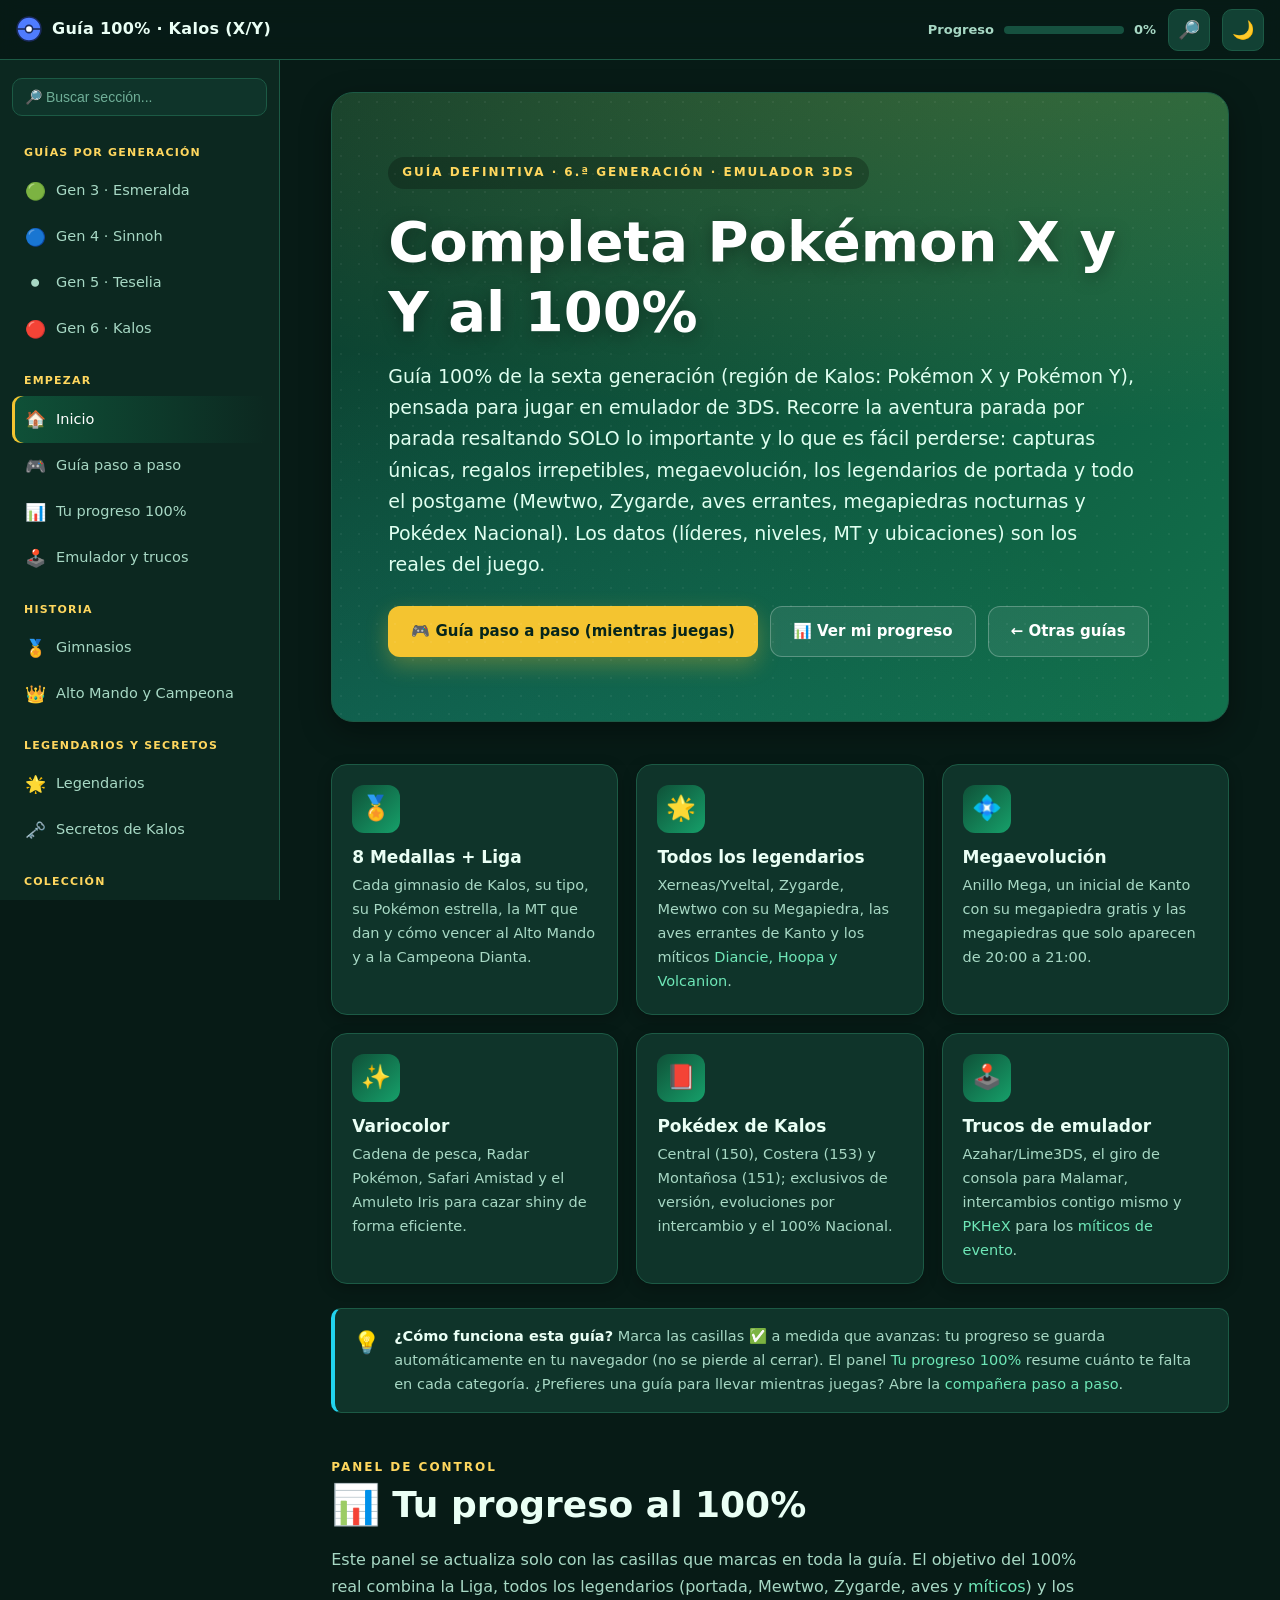
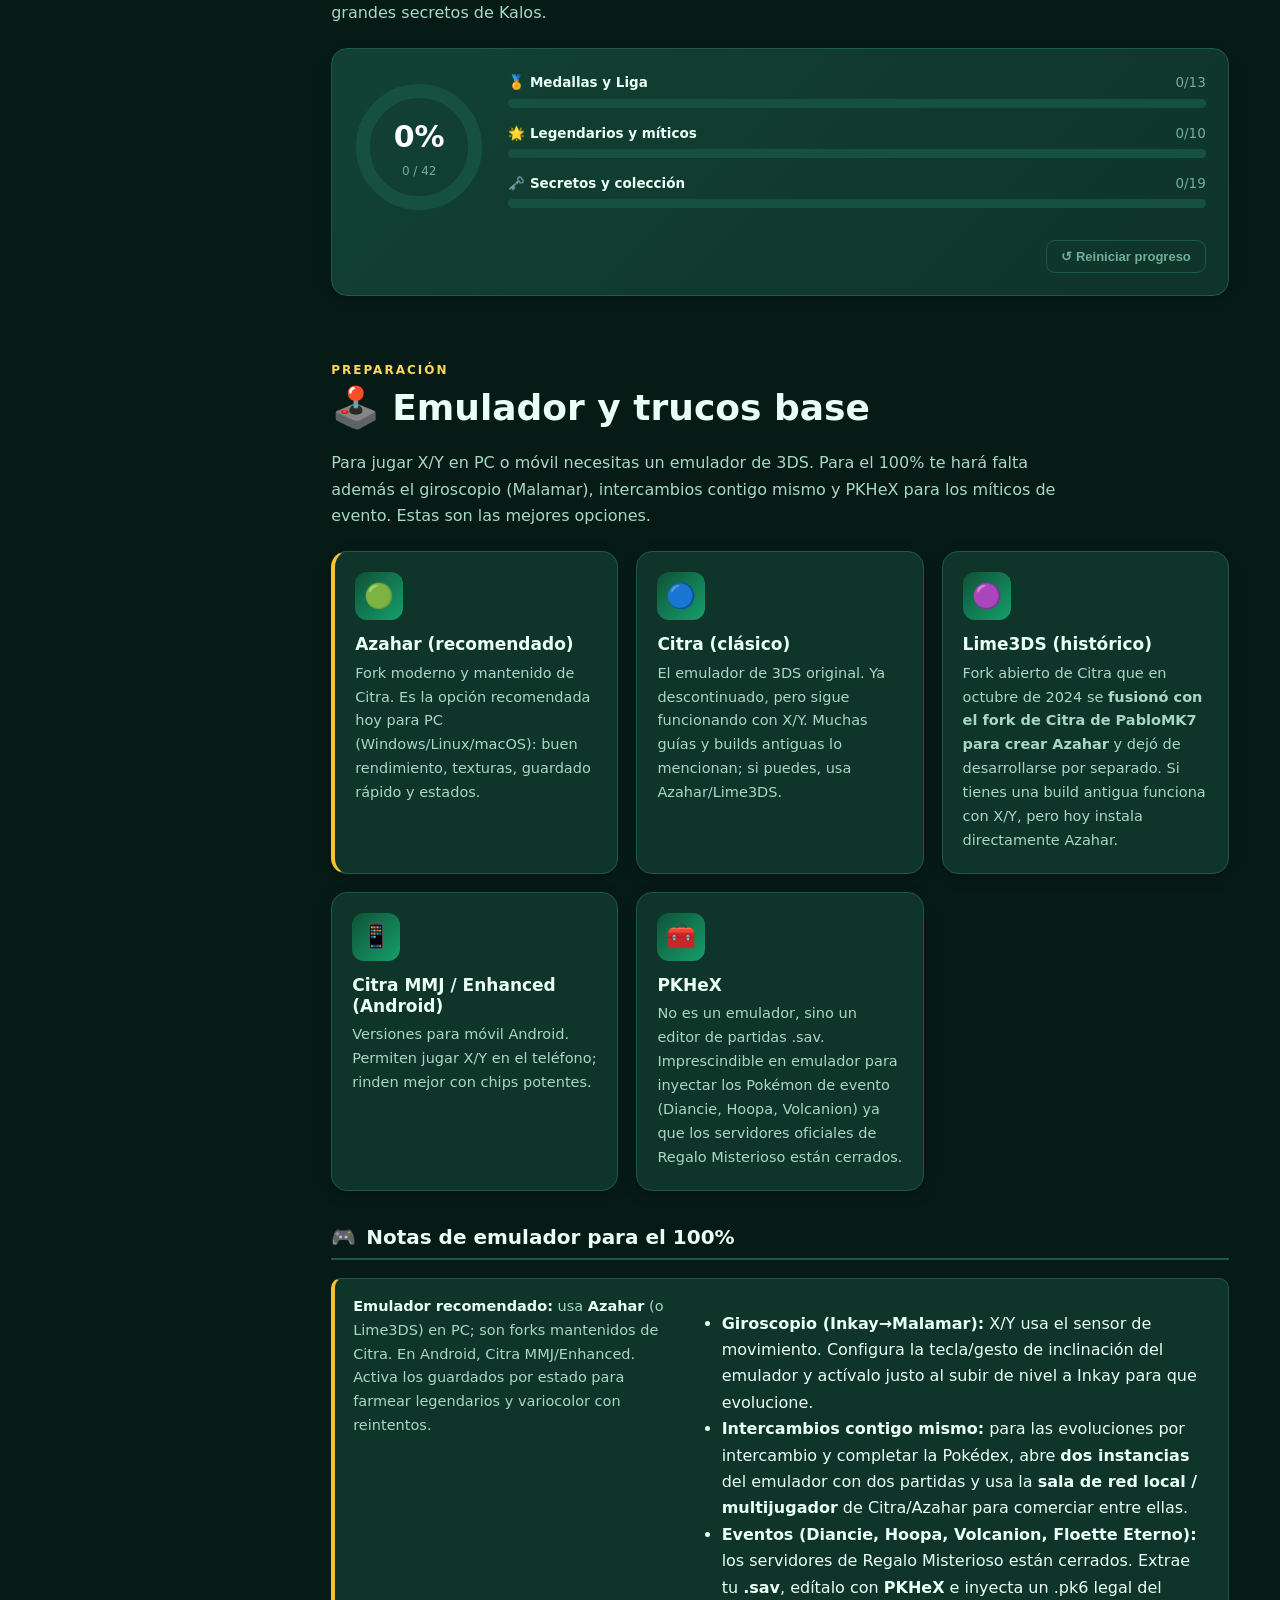
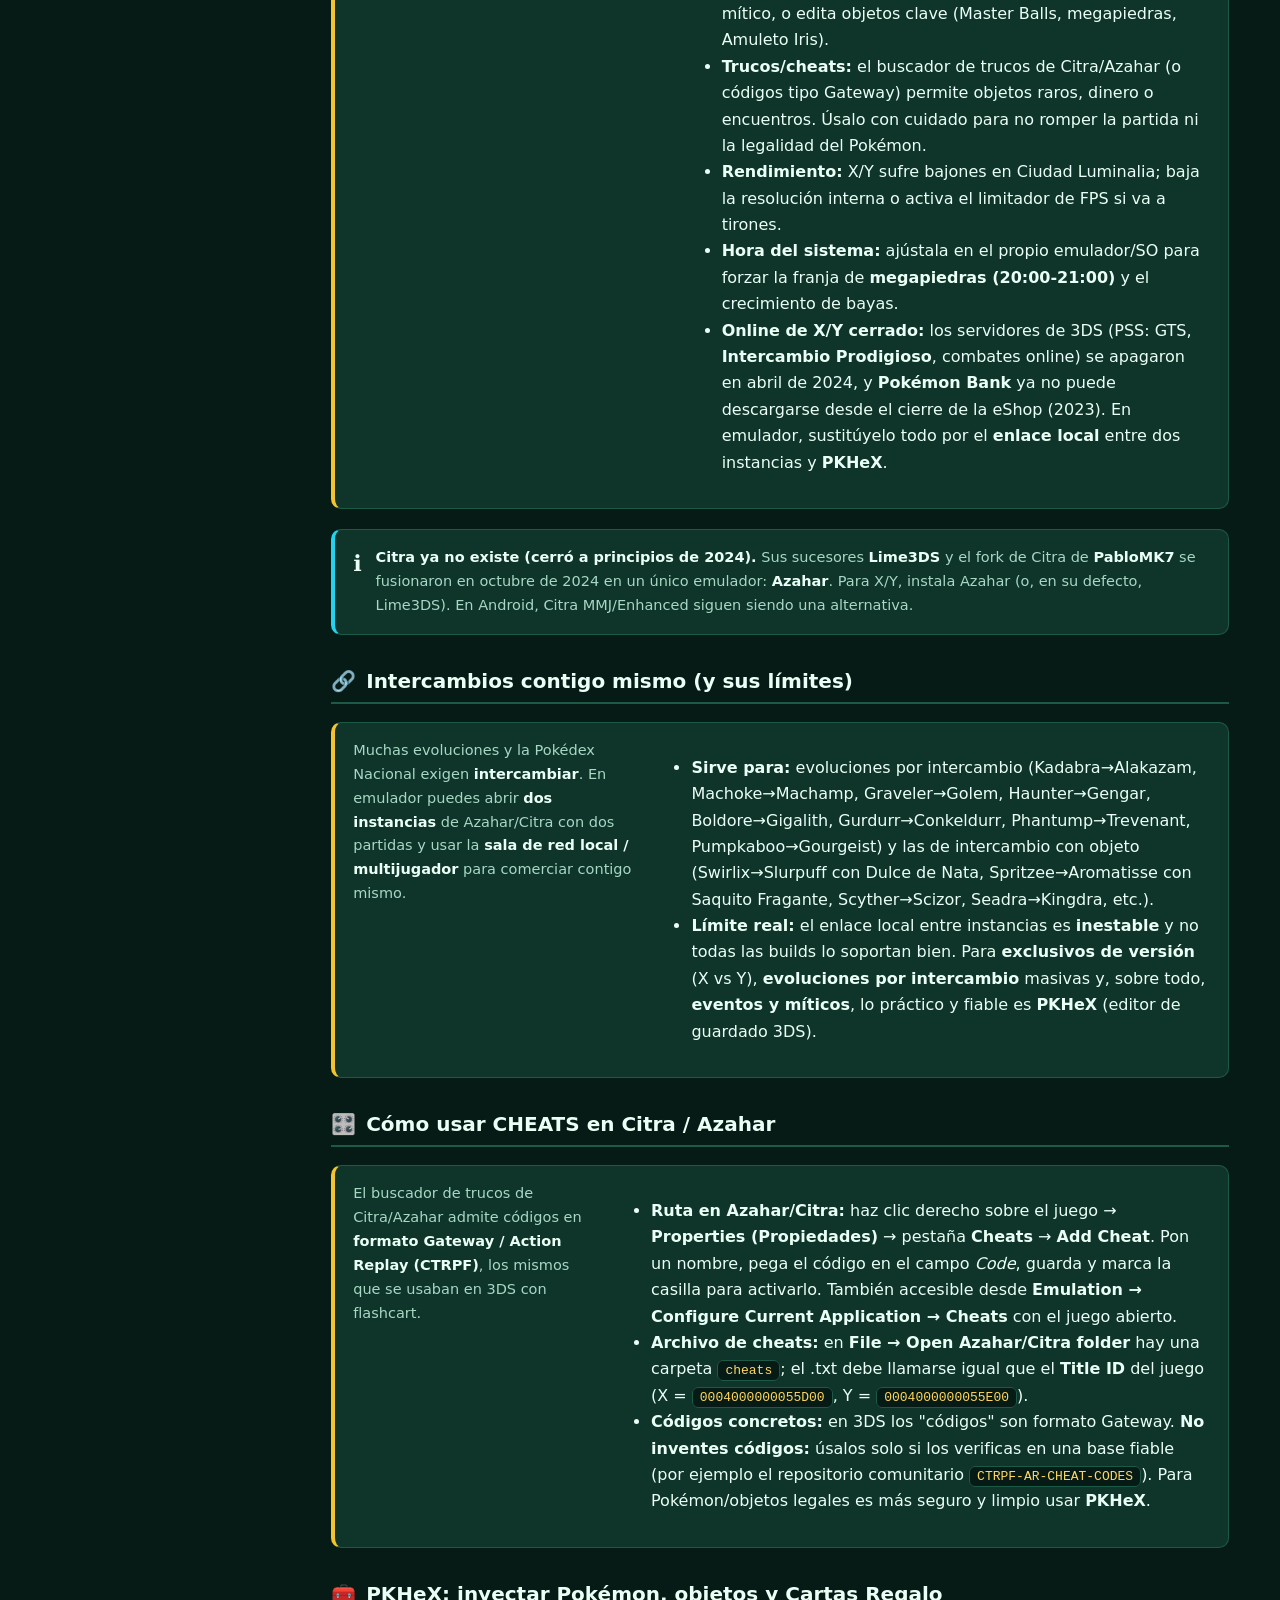
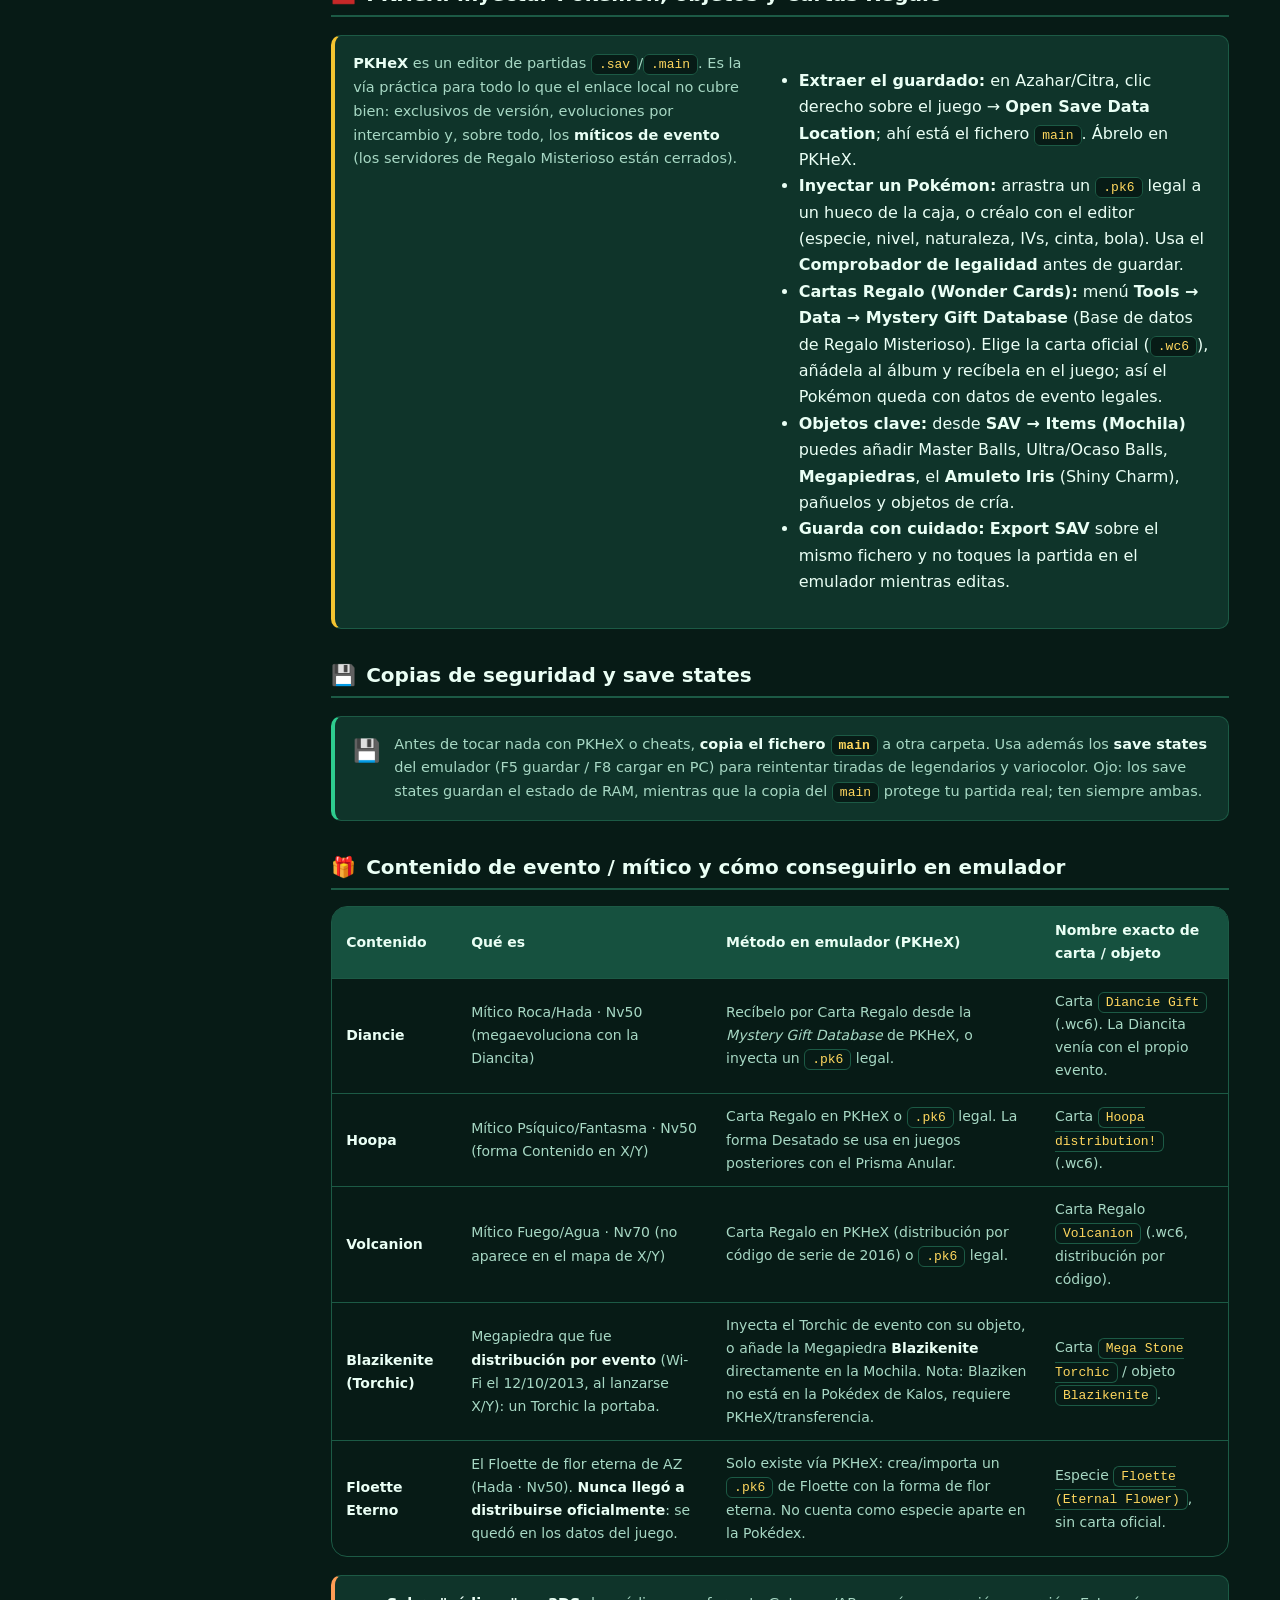
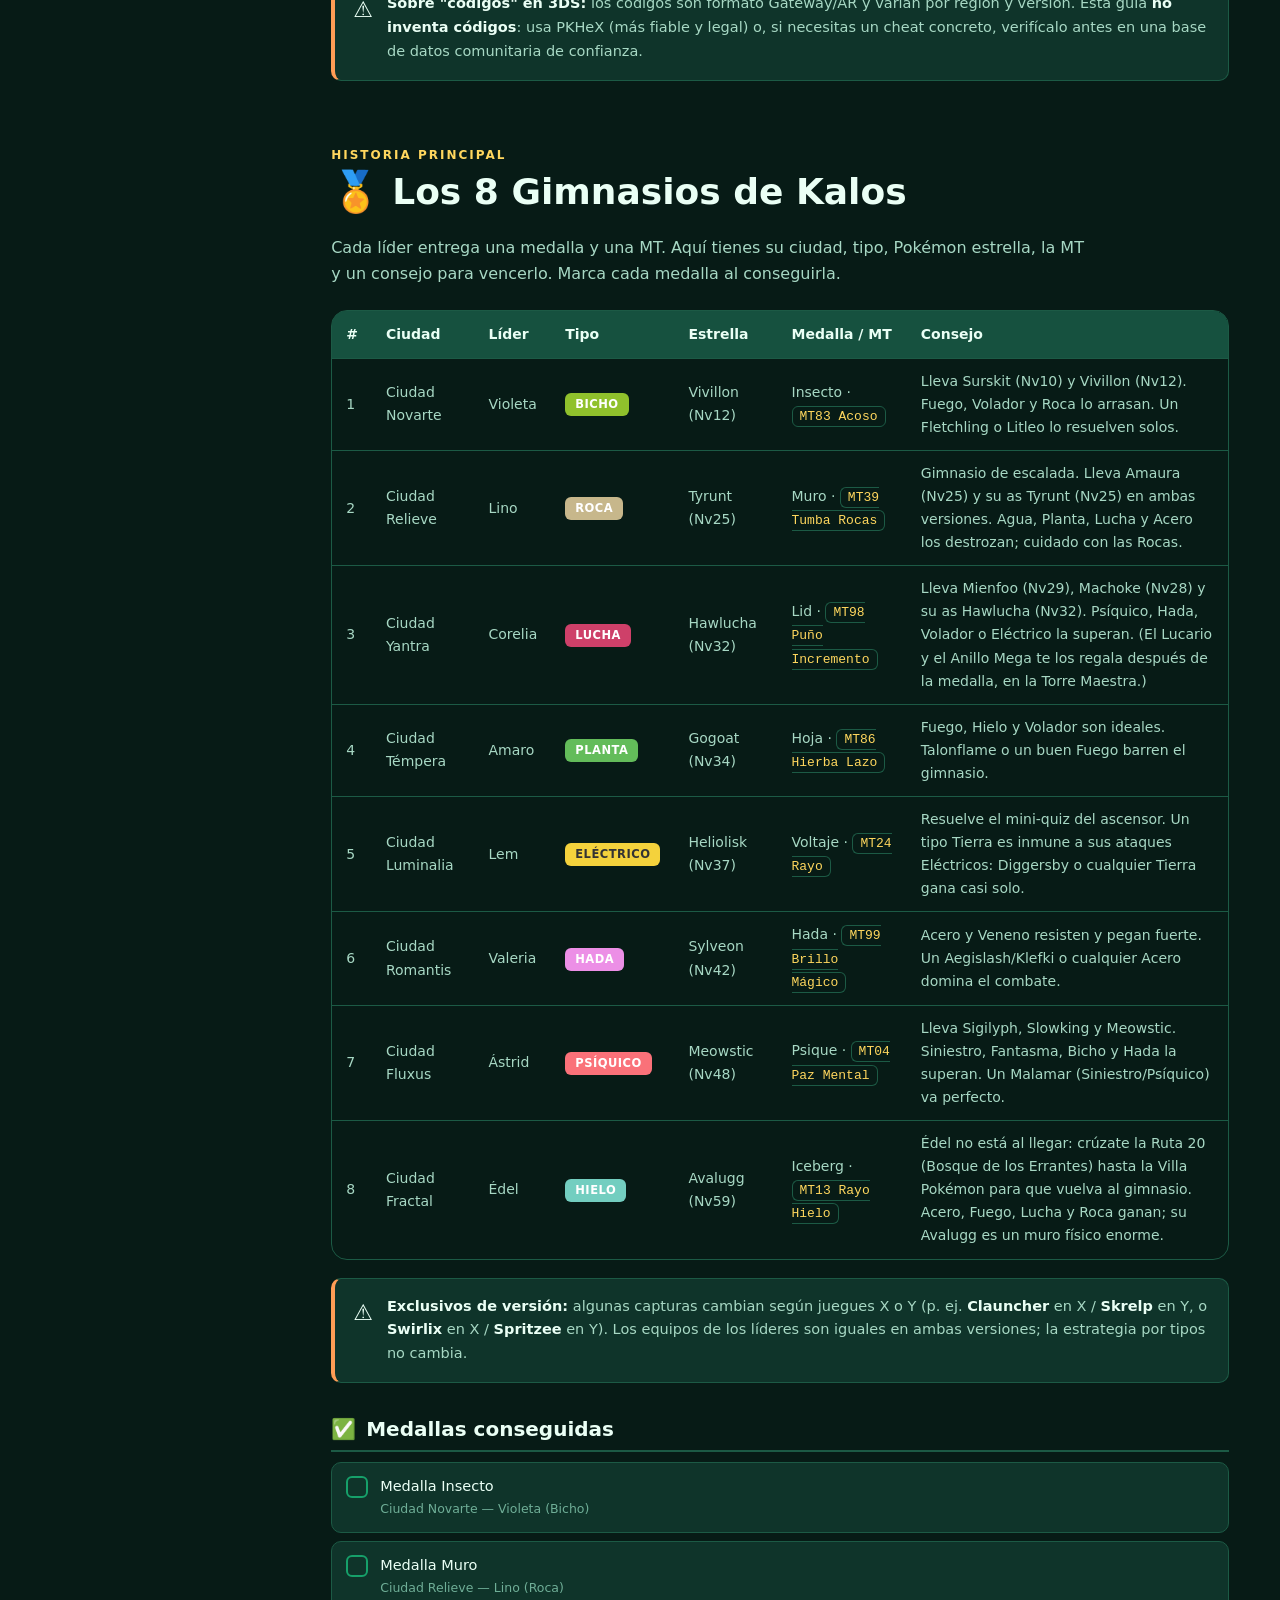
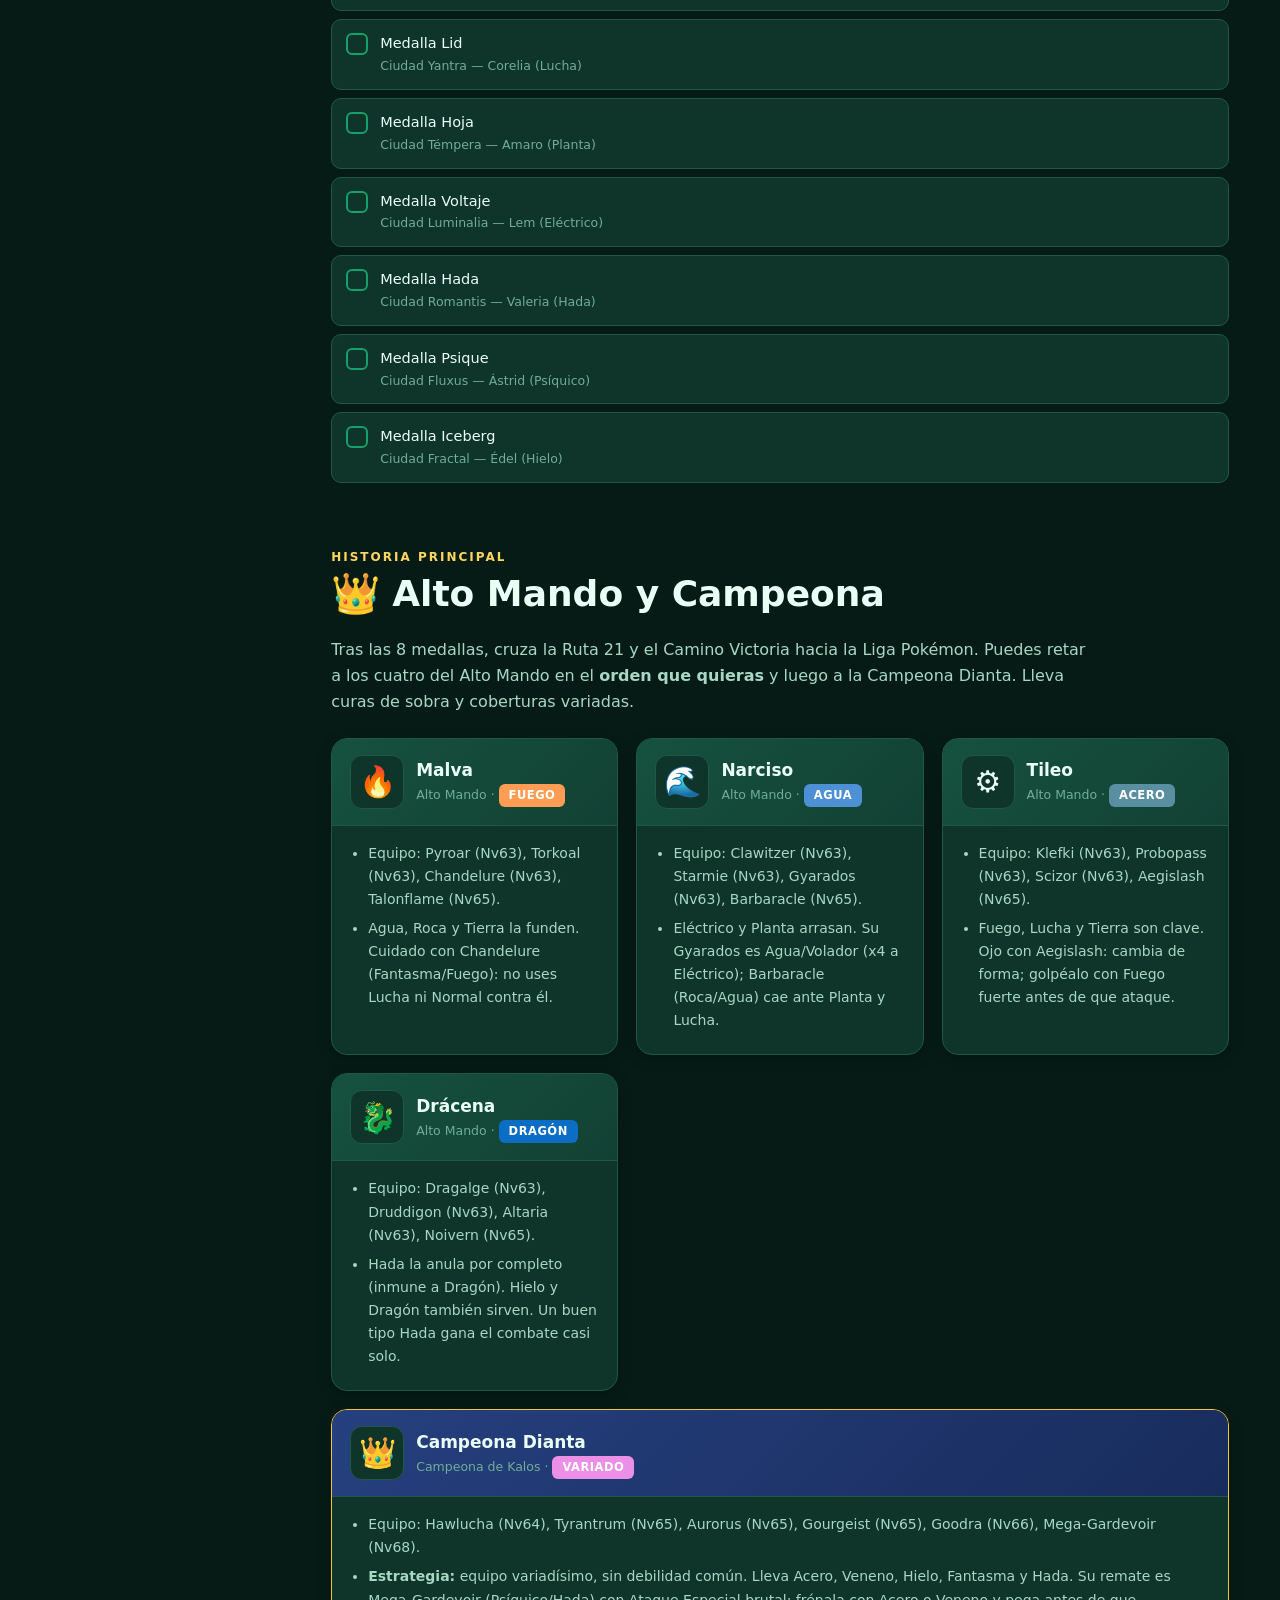
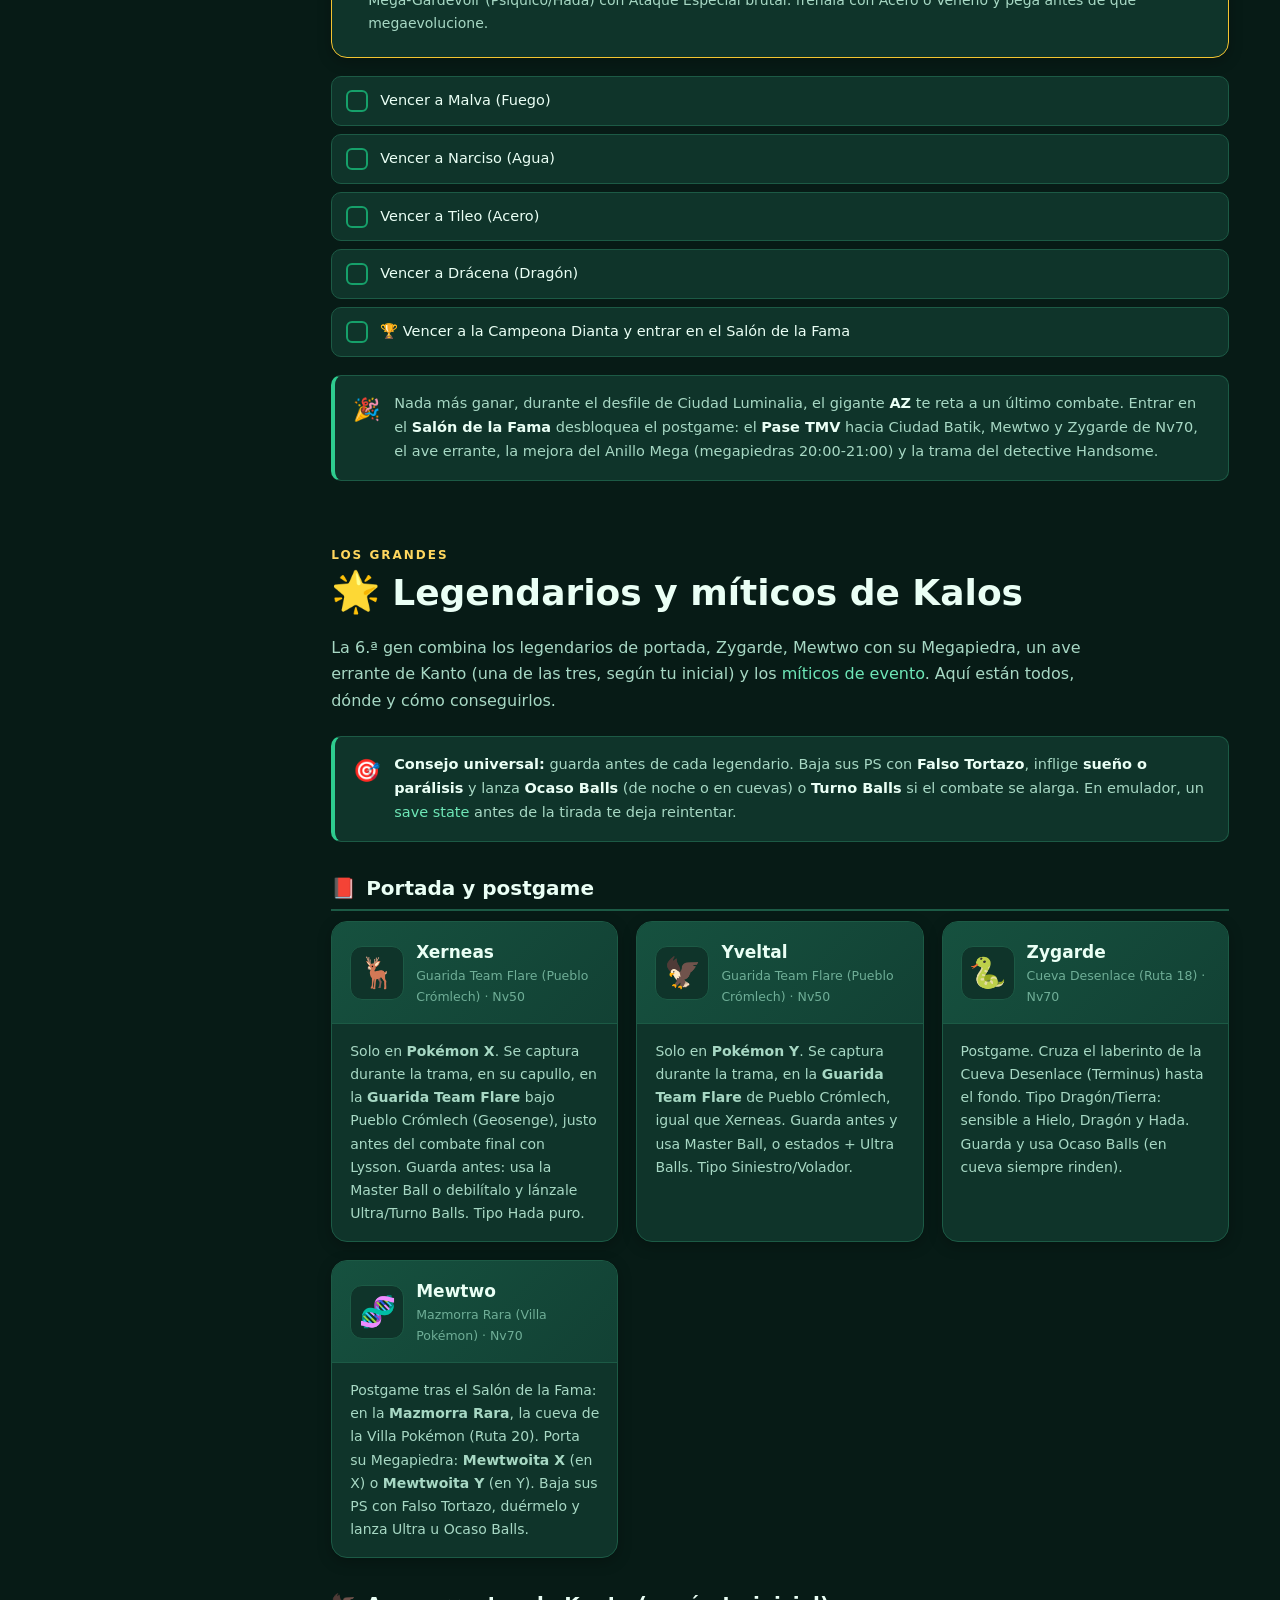
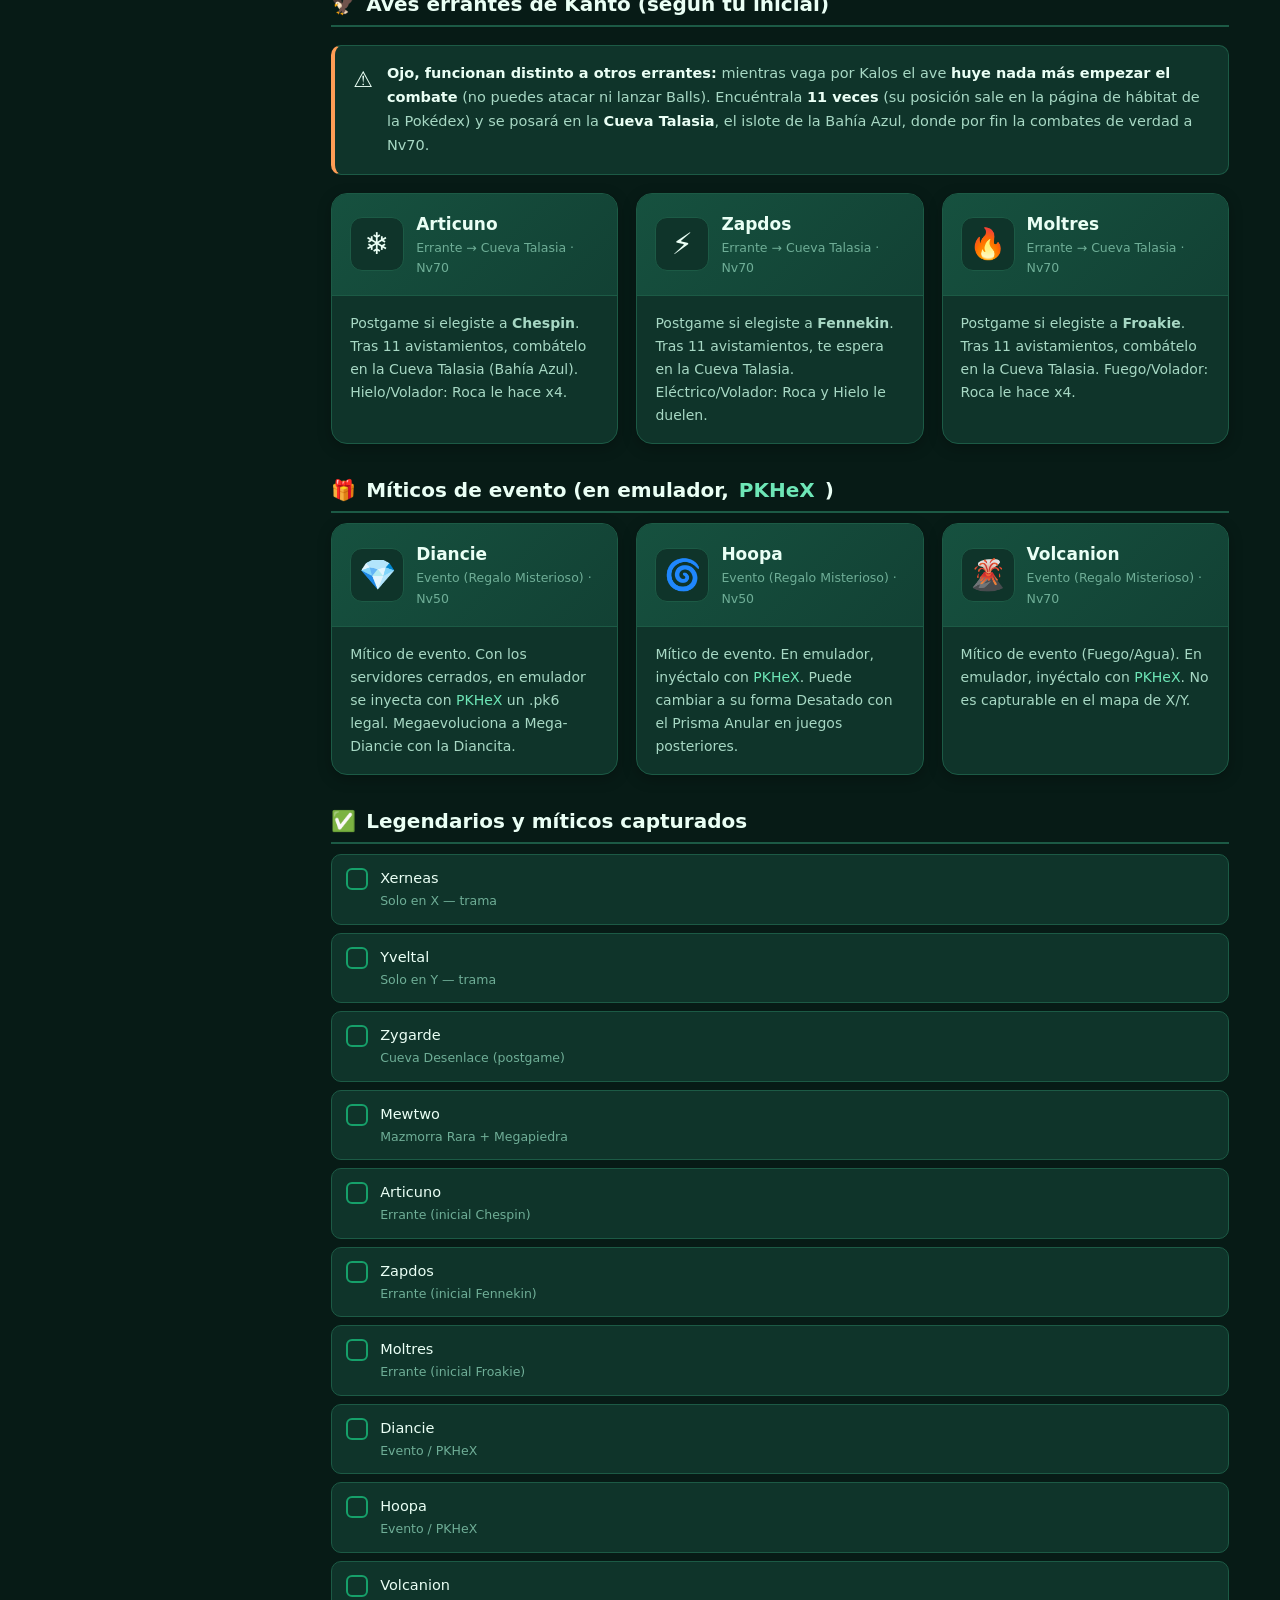
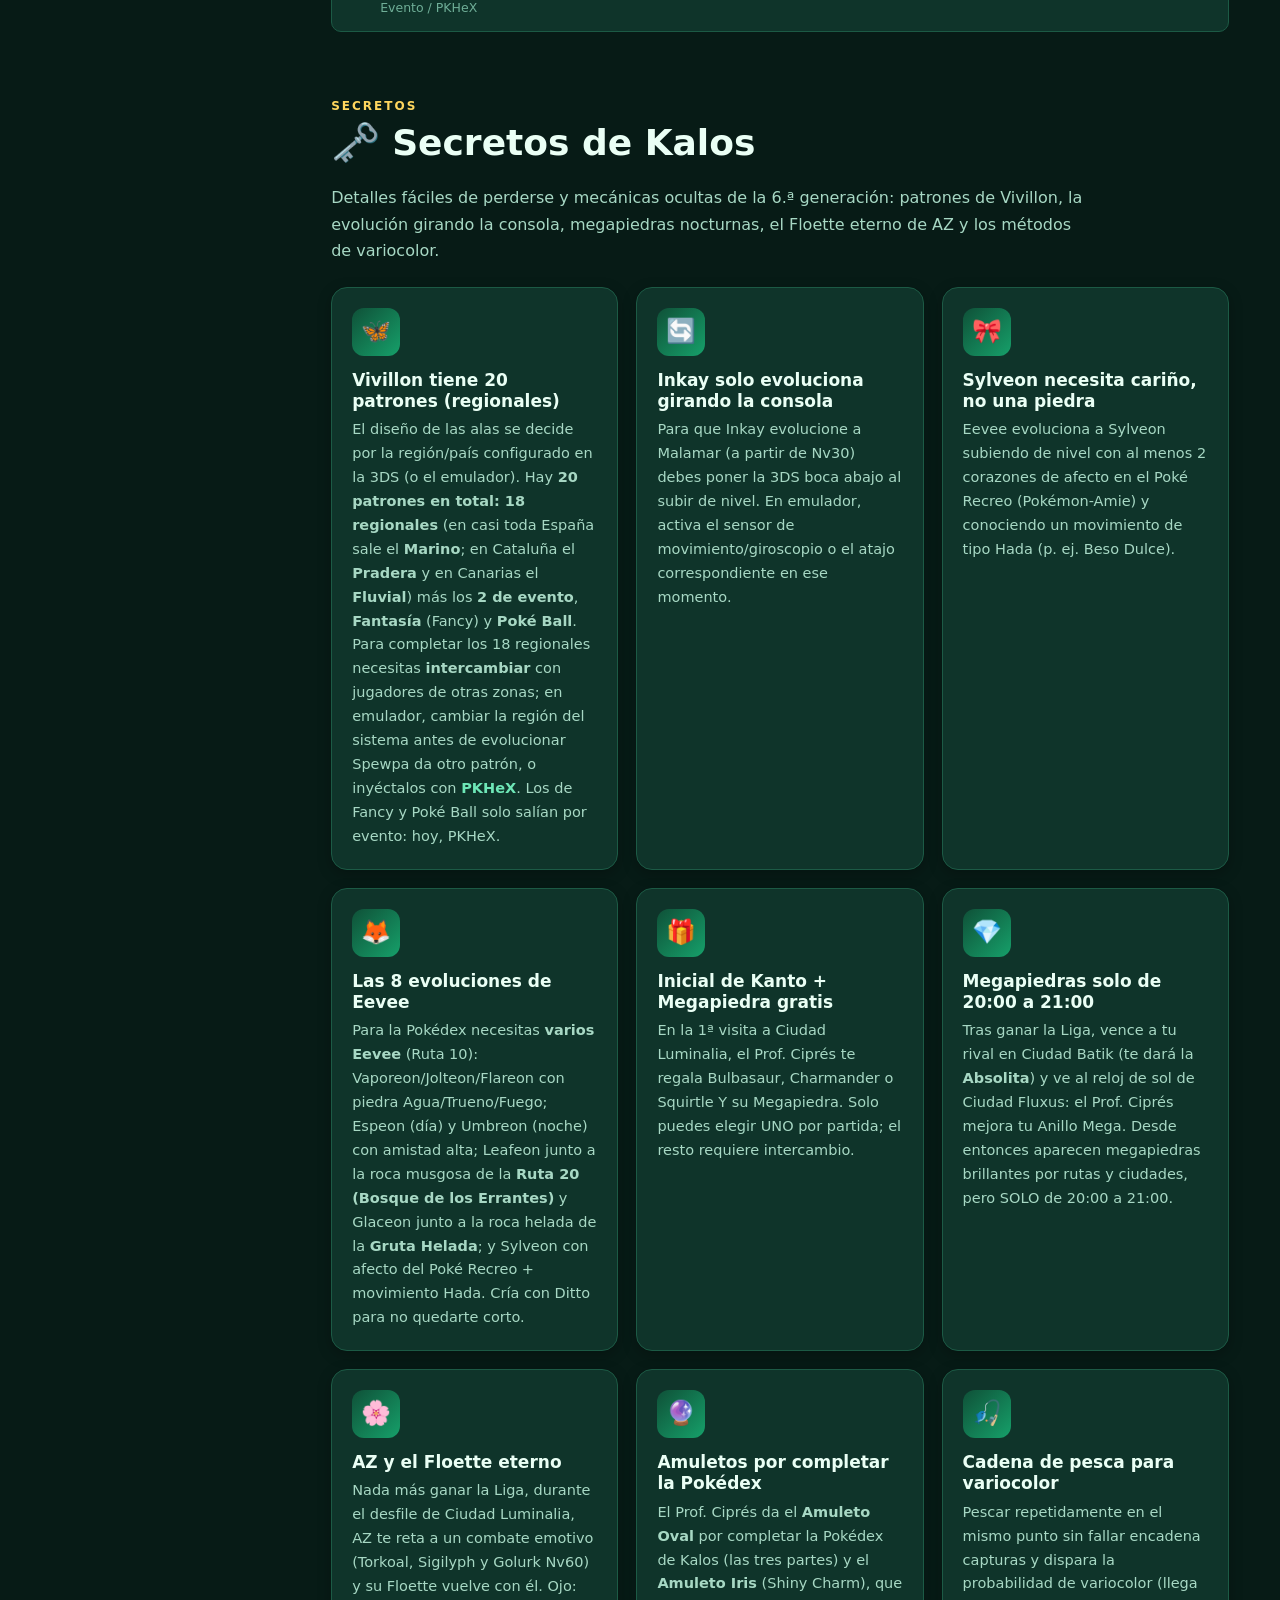
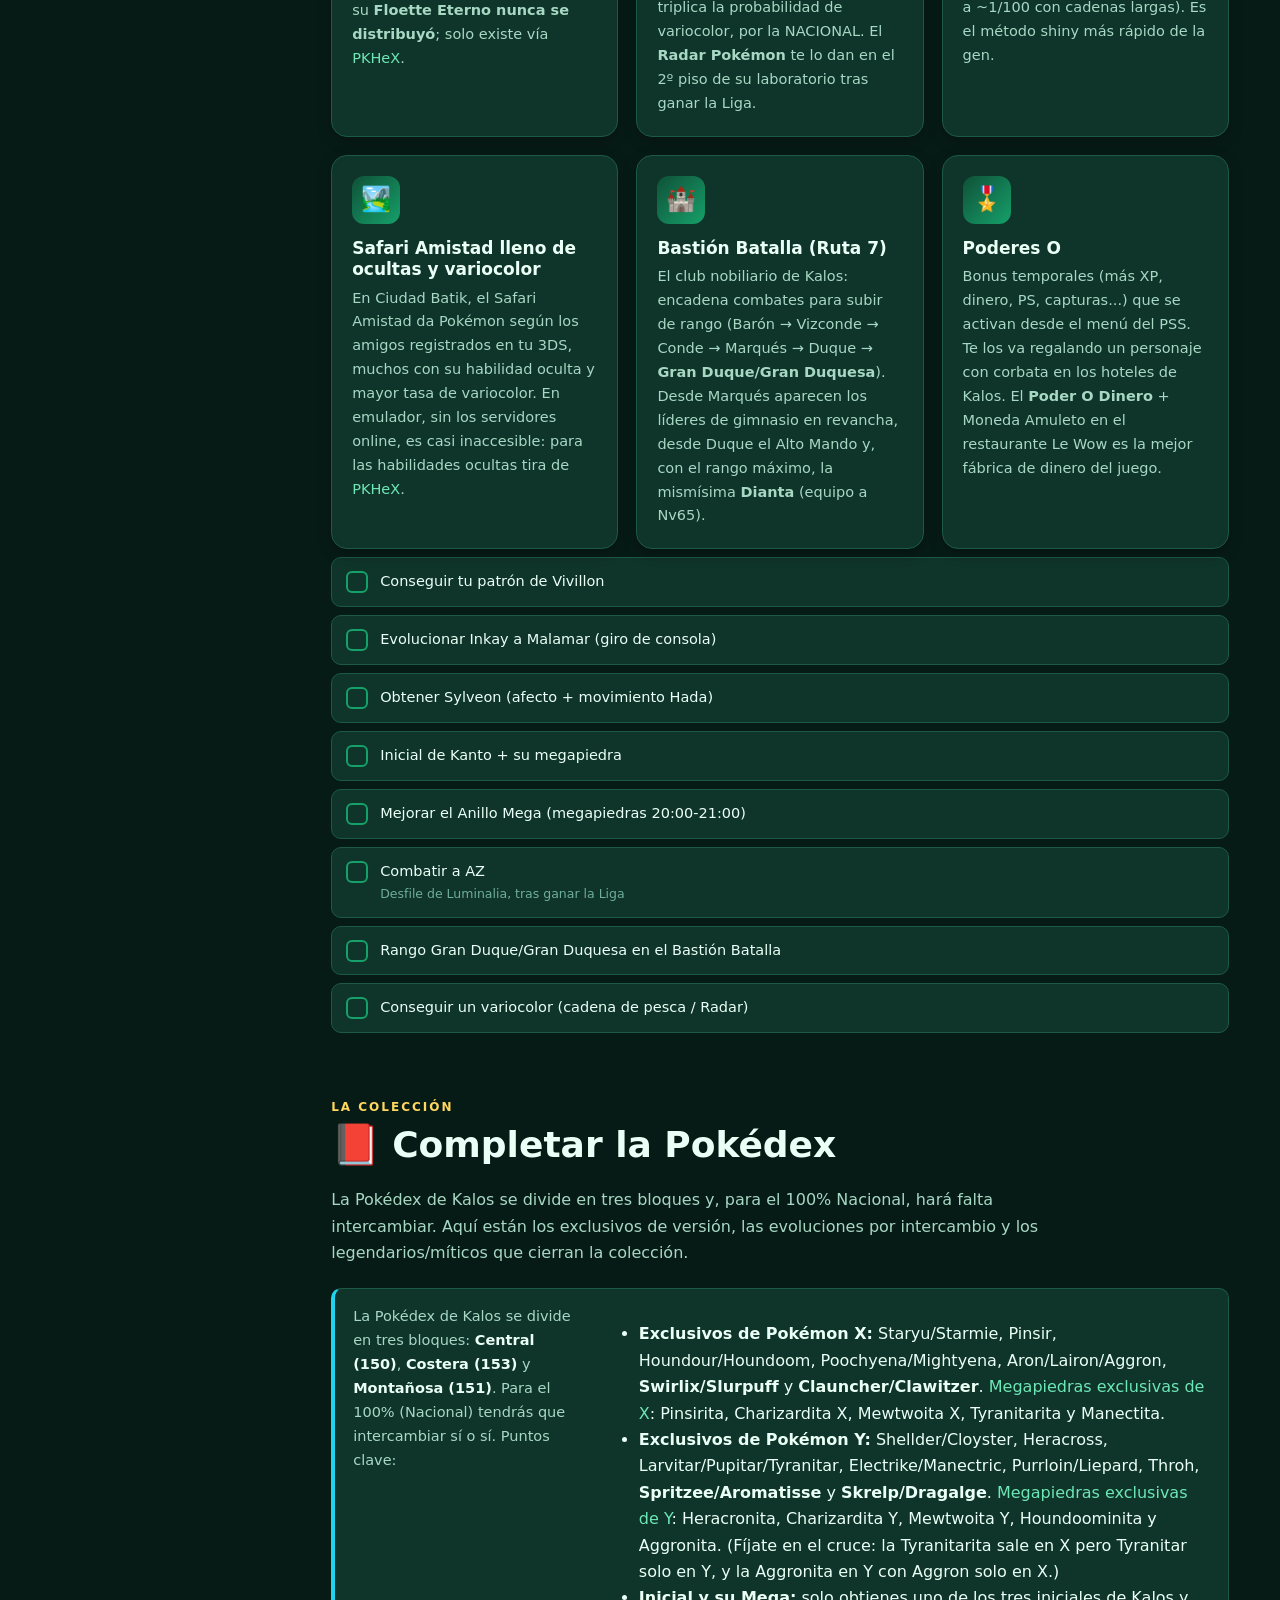
<file: gen6/index.html>
<!doctype html>
<html lang="es" data-theme="dark">
<head>
  <meta charset="utf-8">
  <meta name="viewport" content="width=device-width, initial-scale=1">
  <title>Guía 100% Pokémon X y Y (Kalos) · Todos los secretos</title>
  <meta name="description" content="Guía completa e interactiva de la 6.ª generación (Kalos: Pokémon X y Pokémon Y) para emulador de 3DS: gimnasios, Alto Mando, legendarios de portada, Mewtwo, Zygarde, aves errantes, megaevolución, secretos, Pokédex Nacional y trucos de emulador.">
  <meta name="theme-color" content="#071b16">
  <meta property="og:type" content="website">
  <meta property="og:locale" content="es_ES">
  <meta property="og:title" content="Guía 100% Pokémon X y Y (Kalos) · Todos los secretos">
  <meta property="og:description" content="Guía completa e interactiva de la 6.ª generación (Kalos: Pokémon X y Pokémon Y) para emulador de 3DS: gimnasios, Alto Mando, legendarios de portada, Mewtwo, Zygarde, aves errantes, megaevolución, secretos, Pokédex Nacional y trucos de emulador.">
  <link rel="preconnect" href="https://fonts.googleapis.com">
  <link rel="stylesheet" href="../assets/css/style.css">
  <link rel="icon" href="data:image/svg+xml,%3Csvg xmlns='http://www.w3.org/2000/svg' viewBox='0 0 100 100'%3E%3Ccircle cx='50' cy='50' r='46' fill='%234f7cff' stroke='%231a2a5c' stroke-width='6'/%3E%3Cpath d='M4 50h92' stroke='%231a2a5c' stroke-width='6'/%3E%3Ccircle cx='50' cy='50' r='14' fill='%23fff' stroke='%231a2a5c' stroke-width='6'/%3E%3C/svg%3E">
</head>
<body>

<!-- ===================== TOPBAR ===================== -->
<header class="topbar">
  <button class="hamburger" id="hamburger" aria-label="Abrir menú">☰</button>
  <div class="topbar__brand">
    <svg class="ball" viewBox="0 0 100 100" aria-hidden="true"><circle cx="50" cy="50" r="46" fill="#4f7cff" stroke="#1a2a5c" stroke-width="6"/><path d="M4 50h92" stroke="#1a2a5c" stroke-width="6"/><circle cx="50" cy="50" r="14" fill="#fff" stroke="#1a2a5c" stroke-width="6"/></svg>
    <span class="txt">Guía 100% · Kalos (X/Y)</span>
  </div>
  <div class="topbar__spacer"></div>
  <div class="mini-progress" title="Tu progreso global">
    <span class="lbl">Progreso</span>
    <div class="mini-progress__bar"><div class="mini-progress__fill" id="miniFill"></div></div>
    <span id="miniPct">0%</span>
  </div>
  <button class="icon-btn" id="themeBtn" aria-label="Cambiar tema" title="Tema claro/oscuro">🌙</button>
</header>

<div class="overlay" id="overlay"></div>

<div class="layout">
  <!-- ===================== SIDEBAR ===================== -->
  <aside class="sidebar" id="sidebar">
    <input type="search" class="sidebar__search" id="navSearch" placeholder="🔎 Buscar sección...">
    <nav id="nav">
      <div class="nav-group">
        <div class="nav-group__title">Guías por generación</div>
        <a class="nav-link" href="../index.html"><span class="emo">🟢</span> Gen 3 · Esmeralda</a>
        <a class="nav-link" href="../gen4/index.html"><span class="emo">🔵</span> Gen 4 · Sinnoh</a>
        <a class="nav-link" href="../gen5/index.html"><span class="emo">⚫</span> Gen 5 · Teselia</a>
        <a class="nav-link active" href="../gen6/index.html"><span class="emo">🔴</span> Gen 6 · Kalos</a>
      </div>
      <div class="nav-group">
        <div class="nav-group__title">Empezar</div>
        <a class="nav-link" href="#inicio"><span class="emo">🏠</span> Inicio</a>
        <a class="nav-link" href="jugando.html"><span class="emo">🎮</span> Guía paso a paso</a>
        <a class="nav-link" href="#progreso"><span class="emo">📊</span> Tu progreso 100%</a>
        <a class="nav-link" href="#emulador"><span class="emo">🕹️</span> Emulador y trucos</a>
      </div>
      <div class="nav-group">
        <div class="nav-group__title">Historia</div>
        <a class="nav-link" href="#gimnasios"><span class="emo">🏅</span> Gimnasios</a>
        <a class="nav-link" href="#liga"><span class="emo">👑</span> Alto Mando y Campeona</a>
      </div>
      <div class="nav-group">
        <div class="nav-group__title">Legendarios y secretos</div>
        <a class="nav-link" href="#legendarios"><span class="emo">🌟</span> Legendarios</a>
        <a class="nav-link" href="#secretos"><span class="emo">🗝️</span> Secretos de Kalos</a>
      </div>
      <div class="nav-group">
        <div class="nav-group__title">Colección</div>
        <a class="nav-link" href="#pokedex"><span class="emo">📕</span> Pokédex de Kalos</a>
        <a class="nav-link" href="#checklist"><span class="emo">✅</span> Checklist maestra</a>
      </div>
    </nav>
  </aside>

  <!-- ===================== CONTENIDO ===================== -->
  <main class="content">

    <!-- ============ HERO / INICIO ============ -->
    <section id="inicio" class="section" style="margin-bottom:40px">
      <div class="hero">
        <span class="hero__eyebrow">Guía definitiva · 6.ª generación · Emulador 3DS</span>
        <h1>Completa Pokémon X y Y al 100%</h1>
        <p>Guía 100% de la sexta generación (región de Kalos: Pokémon X y Pokémon Y), pensada para jugar en emulador de 3DS. Recorre la aventura parada por parada resaltando SOLO lo importante y lo que es fácil perderse: capturas únicas, regalos irrepetibles, megaevolución, los legendarios de portada y todo el postgame (Mewtwo, Zygarde, aves errantes, megapiedras nocturnas y Pokédex Nacional). Los datos (líderes, niveles, MT y ubicaciones) son los reales del juego.</p>
        <div class="hero__cta">
          <a href="jugando.html" class="btn btn--gold">🎮 Guía paso a paso (mientras juegas)</a>
          <a href="#progreso" class="btn btn--ghost">📊 Ver mi progreso</a>
          <a href="../index.html" class="btn btn--ghost">← Otras guías</a>
        </div>
      </div>

      <div class="grid grid--3">
        <div class="card"><div class="card__icon">🏅</div><h4>8 Medallas + Liga</h4><p>Cada gimnasio de Kalos, su tipo, su Pokémon estrella, la MT que dan y cómo vencer al Alto Mando y a la Campeona Dianta.</p></div>
        <div class="card"><div class="card__icon">🌟</div><h4>Todos los legendarios</h4><p>Xerneas/Yveltal, Zygarde, Mewtwo con su Megapiedra, las aves errantes de Kanto y los míticos <a href="#eventos">Diancie, Hoopa y Volcanion</a>.</p></div>
        <div class="card"><div class="card__icon">💠</div><h4>Megaevolución</h4><p>Anillo Mega, un inicial de Kanto con su megapiedra gratis y las megapiedras que solo aparecen de 20:00 a 21:00.</p></div>
        <div class="card"><div class="card__icon">✨</div><h4>Variocolor</h4><p>Cadena de pesca, Radar Pokémon, Safari Amistad y el Amuleto Iris para cazar shiny de forma eficiente.</p></div>
        <div class="card"><div class="card__icon">📕</div><h4>Pokédex de Kalos</h4><p>Central (150), Costera (153) y Montañosa (151); exclusivos de versión, evoluciones por intercambio y el 100% Nacional.</p></div>
        <div class="card"><div class="card__icon">🕹️</div><h4>Trucos de emulador</h4><p>Azahar/Lime3DS, el giro de consola para Malamar, intercambios contigo mismo y <a href="#emulador">PKHeX</a> para los <a href="#eventos">míticos de evento</a>.</p></div>
      </div>

      <div class="callout callout--info" style="margin-top:24px">
        <span class="emo">💡</span>
        <p><b>¿Cómo funciona esta guía?</b> Marca las casillas ✅ a medida que avanzas: tu progreso se guarda automáticamente en tu navegador (no se pierde al cerrar). El panel <a href="#progreso">Tu progreso 100%</a> resume cuánto te falta en cada categoría. ¿Prefieres una guía para llevar mientras juegas? Abre la <a href="jugando.html">compañera paso a paso</a>.</p>
      </div>
    </section>

    <!-- ============ PROGRESO ============ -->
    <section id="progreso" class="section">
      <div class="section__head">
        <span class="section__kicker">Panel de control</span>
        <h2><span class="emo">📊</span> Tu progreso al 100%</h2>
        <p class="section__intro">Este panel se actualiza solo con las casillas que marcas en toda la guía. El objetivo del 100% real combina la Liga, todos los legendarios (portada, Mewtwo, Zygarde, aves y <a href="#eventos">míticos</a>) y los grandes secretos de Kalos.</p>
      </div>

      <div class="progress-card">
        <div class="progress-ring-wrap">
          <div class="ring" id="ring">
            <svg width="130" height="130" viewBox="0 0 130 130">
              <defs>
                <linearGradient id="ringGrad" x1="0" y1="0" x2="1" y2="1">
                  <stop offset="0%" stop-color="#4f7cff"/>
                  <stop offset="100%" stop-color="#f4c430"/>
                </linearGradient>
              </defs>
              <circle class="ring__track" cx="65" cy="65" r="56" fill="none" stroke-width="14"/>
              <circle class="ring__bar" id="ringBar" cx="65" cy="65" r="56" fill="none" stroke-width="14"
                      stroke-dasharray="351.86" stroke-dashoffset="351.86"/>
            </svg>
            <div class="ring__label">
              <span class="ring__pct" id="ringPct">0%</span>
              <span class="ring__sub" id="ringCount">0 / 0</span>
            </div>
          </div>
          <div style="flex:1; min-width:240px">
            <div class="stat-bar" data-cat="medallas"><div class="stat-bar__top"><b>🏅 Medallas y Liga</b><span data-cat-count>0/0</span></div><div class="stat-bar__track"><div class="stat-bar__fill" data-cat-fill></div></div></div>
            <div class="stat-bar" data-cat="legendarios"><div class="stat-bar__top"><b>🌟 Legendarios y míticos</b><span data-cat-count>0/0</span></div><div class="stat-bar__track"><div class="stat-bar__fill" data-cat-fill></div></div></div>
            <div class="stat-bar" data-cat="secretos"><div class="stat-bar__top"><b>🗝️ Secretos y colección</b><span data-cat-count>0/0</span></div><div class="stat-bar__track"><div class="stat-bar__fill" data-cat-fill></div></div></div>
          </div>
        </div>
        <div style="margin-top:18px; display:flex; justify-content:flex-end">
          <button class="reset-btn" id="resetProgress">↺ Reiniciar progreso</button>
        </div>
      </div>
    </section>

    <!-- ============ EMULADOR ============ -->
    <section id="emulador" class="section">
      <div class="section__head">
        <span class="section__kicker">Preparación</span>
        <h2><span class="emo">🕹️</span> Emulador y trucos base</h2>
        <p class="section__intro">Para jugar X/Y en PC o móvil necesitas un emulador de 3DS. Para el 100% te hará falta además el giroscopio (Malamar), intercambios contigo mismo y PKHeX para los míticos de evento. Estas son las mejores opciones.</p>
      </div>

      <div class="grid grid--3">
        <div class="card card--accent"><div class="card__icon">🟢</div><h4>Azahar (recomendado)</h4><p>Fork moderno y mantenido de Citra. Es la opción recomendada hoy para PC (Windows/Linux/macOS): buen rendimiento, texturas, guardado rápido y estados.</p></div>
        <div class="card"><div class="card__icon">🔵</div><h4>Citra (clásico)</h4><p>El emulador de 3DS original. Ya descontinuado, pero sigue funcionando con X/Y. Muchas guías y builds antiguas lo mencionan; si puedes, usa Azahar/Lime3DS.</p></div>
        <div class="card"><div class="card__icon">🟣</div><h4>Lime3DS (histórico)</h4><p>Fork abierto de Citra que en octubre de 2024 se <b>fusionó con el fork de Citra de PabloMK7 para crear Azahar</b> y dejó de desarrollarse por separado. Si tienes una build antigua funciona con X/Y, pero hoy instala directamente Azahar.</p></div>
        <div class="card"><div class="card__icon">📱</div><h4>Citra MMJ / Enhanced (Android)</h4><p>Versiones para móvil Android. Permiten jugar X/Y en el teléfono; rinden mejor con chips potentes.</p></div>
        <div class="card"><div class="card__icon">🧰</div><h4>PKHeX</h4><p>No es un emulador, sino un editor de partidas .sav. Imprescindible en emulador para inyectar los Pokémon de evento (Diancie, Hoopa, Volcanion) ya que los servidores oficiales de Regalo Misterioso están cerrados.</p></div>
      </div>

      <h3><span class="emo">🎮</span> Notas de emulador para el 100%</h3>
      <div class="callout callout--emu">
        <p><b>Emulador recomendado:</b> usa <b>Azahar</b> (o Lime3DS) en PC; son forks mantenidos de Citra. En Android, Citra MMJ/Enhanced. Activa los guardados por estado para farmear legendarios y variocolor con reintentos.</p>
        <ul>
          <li><b>Giroscopio (Inkay→Malamar):</b> X/Y usa el sensor de movimiento. Configura la tecla/gesto de inclinación del emulador y actívalo justo al subir de nivel a Inkay para que evolucione.</li>
          <li><b>Intercambios contigo mismo:</b> para las evoluciones por intercambio y completar la Pokédex, abre <b>dos instancias</b> del emulador con dos partidas y usa la <b>sala de red local / multijugador</b> de Citra/Azahar para comerciar entre ellas.</li>
          <li><b>Eventos (Diancie, Hoopa, Volcanion, Floette Eterno):</b> los servidores de Regalo Misterioso están cerrados. Extrae tu <b>.sav</b>, edítalo con <b>PKHeX</b> e inyecta un .pk6 legal del mítico, o edita objetos clave (Master Balls, megapiedras, Amuleto Iris).</li>
          <li><b>Trucos/cheats:</b> el buscador de trucos de Citra/Azahar (o códigos tipo Gateway) permite objetos raros, dinero o encuentros. Úsalo con cuidado para no romper la partida ni la legalidad del Pokémon.</li>
          <li><b>Rendimiento:</b> X/Y sufre bajones en Ciudad Luminalia; baja la resolución interna o activa el limitador de FPS si va a tirones.</li>
          <li><b>Hora del sistema:</b> ajústala en el propio emulador/SO para forzar la franja de <b>megapiedras (20:00-21:00)</b> y el crecimiento de bayas.</li>
          <li><b>Online de X/Y cerrado:</b> los servidores de 3DS (PSS: GTS, <b>Intercambio Prodigioso</b>, combates online) se apagaron en abril de 2024, y <b>Pokémon Bank</b> ya no puede descargarse desde el cierre de la eShop (2023). En emulador, sustitúyelo todo por el <b>enlace local</b> entre dos instancias y <b>PKHeX</b>.</li>
        </ul>
      </div>

      <div class="callout callout--info" style="margin-top:20px">
        <span class="emo">ℹ️</span>
        <p><b>Citra ya no existe (cerró a principios de 2024).</b> Sus sucesores <b>Lime3DS</b> y el fork de Citra de <b>PabloMK7</b> se fusionaron en octubre de 2024 en un único emulador: <b>Azahar</b>. Para X/Y, instala Azahar (o, en su defecto, Lime3DS). En Android, Citra MMJ/Enhanced siguen siendo una alternativa.</p>
      </div>

      <h3><span class="emo">🔗</span> Intercambios contigo mismo (y sus límites)</h3>
      <div class="callout callout--emu">
        <p>Muchas evoluciones y la Pokédex Nacional exigen <b>intercambiar</b>. En emulador puedes abrir <b>dos instancias</b> de Azahar/Citra con dos partidas y usar la <b>sala de red local / multijugador</b> para comerciar contigo mismo.</p>
        <ul>
          <li><b>Sirve para:</b> evoluciones por intercambio (Kadabra→Alakazam, Machoke→Machamp, Graveler→Golem, Haunter→Gengar, Boldore→Gigalith, Gurdurr→Conkeldurr, Phantump→Trevenant, Pumpkaboo→Gourgeist) y las de intercambio con objeto (Swirlix→Slurpuff con Dulce de Nata, Spritzee→Aromatisse con Saquito Fragante, Scyther→Scizor, Seadra→Kingdra, etc.).</li>
          <li><b>Límite real:</b> el enlace local entre instancias es <b>inestable</b> y no todas las builds lo soportan bien. Para <b>exclusivos de versión</b> (X vs Y), <b>evoluciones por intercambio</b> masivas y, sobre todo, <b>eventos y míticos</b>, lo práctico y fiable es <b>PKHeX</b> (editor de guardado 3DS).</li>
        </ul>
      </div>

      <h3><span class="emo">🎛️</span> Cómo usar CHEATS en Citra / Azahar</h3>
      <div class="callout callout--emu">
        <p>El buscador de trucos de Citra/Azahar admite códigos en <b>formato Gateway / Action Replay (CTRPF)</b>, los mismos que se usaban en 3DS con flashcart.</p>
        <ul>
          <li><b>Ruta en Azahar/Citra:</b> haz clic derecho sobre el juego → <b>Properties (Propiedades)</b> → pestaña <b>Cheats</b> → <b>Add Cheat</b>. Pon un nombre, pega el código en el campo <i>Code</i>, guarda y marca la casilla para activarlo. También accesible desde <b>Emulation → Configure Current Application → Cheats</b> con el juego abierto.</li>
          <li><b>Archivo de cheats:</b> en <b>File → Open Azahar/Citra folder</b> hay una carpeta <span class="code">cheats</span>; el .txt debe llamarse igual que el <b>Title ID</b> del juego (X = <span class="code">0004000000055D00</span>, Y = <span class="code">0004000000055E00</span>).</li>
          <li><b>Códigos concretos:</b> en 3DS los "códigos" son formato Gateway. <b>No inventes códigos:</b> úsalos solo si los verificas en una base fiable (por ejemplo el repositorio comunitario <span class="code">CTRPF-AR-CHEAT-CODES</span>). Para Pokémon/objetos legales es más seguro y limpio usar <b>PKHeX</b>.</li>
        </ul>
      </div>

      <h3><span class="emo">🧰</span> PKHeX: inyectar Pokémon, objetos y Cartas Regalo</h3>
      <div class="callout callout--emu">
        <p><b>PKHeX</b> es un editor de partidas <span class="code">.sav</span>/<span class="code">.main</span>. Es la vía práctica para todo lo que el enlace local no cubre bien: exclusivos de versión, evoluciones por intercambio y, sobre todo, los <b>míticos de evento</b> (los servidores de Regalo Misterioso están cerrados).</p>
        <ul>
          <li><b>Extraer el guardado:</b> en Azahar/Citra, clic derecho sobre el juego → <b>Open Save Data Location</b>; ahí está el fichero <span class="code">main</span>. Ábrelo en PKHeX.</li>
          <li><b>Inyectar un Pokémon:</b> arrastra un <span class="code">.pk6</span> legal a un hueco de la caja, o créalo con el editor (especie, nivel, naturaleza, IVs, cinta, bola). Usa el <b>Comprobador de legalidad</b> antes de guardar.</li>
          <li><b>Cartas Regalo (Wonder Cards):</b> menú <b>Tools → Data → Mystery Gift Database</b> (Base de datos de Regalo Misterioso). Elige la carta oficial (<span class="code">.wc6</span>), añádela al álbum y recíbela en el juego; así el Pokémon queda con datos de evento legales.</li>
          <li><b>Objetos clave:</b> desde <b>SAV → Items (Mochila)</b> puedes añadir Master Balls, Ultra/Ocaso Balls, <b>Megapiedras</b>, el <b>Amuleto Iris</b> (Shiny Charm), pañuelos y objetos de cría.</li>
          <li><b>Guarda con cuidado:</b> <b>Export SAV</b> sobre el mismo fichero y no toques la partida en el emulador mientras editas.</li>
        </ul>
      </div>

      <h3><span class="emo">💾</span> Copias de seguridad y save states</h3>
      <div class="callout callout--tip"><span class="emo">💾</span><p>Antes de tocar nada con PKHeX o cheats, <b>copia el fichero <span class="code">main</span></b> a otra carpeta. Usa además los <b>save states</b> del emulador (F5 guardar / F8 cargar en PC) para reintentar tiradas de legendarios y variocolor. Ojo: los save states guardan el estado de RAM, mientras que la copia del <span class="code">main</span> protege tu partida real; ten siempre ambas.</p></div>

      <h3 id="eventos"><span class="emo">🎁</span> Contenido de evento / mítico y cómo conseguirlo en emulador</h3>
      <div class="table-wrap">
        <table>
          <thead><tr><th>Contenido</th><th>Qué es</th><th>Método en emulador (PKHeX)</th><th>Nombre exacto de carta / objeto</th></tr></thead>
          <tbody>
            <tr><td><b>Diancie</b></td><td>Mítico Roca/Hada · Nv50 (megaevoluciona con la Diancita)</td><td>Recíbelo por Carta Regalo desde la <i>Mystery Gift Database</i> de PKHeX, o inyecta un <span class="code">.pk6</span> legal.</td><td>Carta <span class="code">Diancie Gift</span> (.wc6). La Diancita venía con el propio evento.</td></tr>
            <tr><td><b>Hoopa</b></td><td>Mítico Psíquico/Fantasma · Nv50 (forma Contenido en X/Y)</td><td>Carta Regalo en PKHeX o <span class="code">.pk6</span> legal. La forma Desatado se usa en juegos posteriores con el Prisma Anular.</td><td>Carta <span class="code">Hoopa distribution!</span> (.wc6).</td></tr>
            <tr><td><b>Volcanion</b></td><td>Mítico Fuego/Agua · Nv70 (no aparece en el mapa de X/Y)</td><td>Carta Regalo en PKHeX (distribución por código de serie de 2016) o <span class="code">.pk6</span> legal.</td><td>Carta Regalo <span class="code">Volcanion</span> (.wc6, distribución por código).</td></tr>
            <tr><td><b>Blazikenite (Torchic)</b></td><td>Megapiedra que fue <b>distribución por evento</b> (Wi-Fi el 12/10/2013, al lanzarse X/Y): un Torchic la portaba.</td><td>Inyecta el Torchic de evento con su objeto, o añade la Megapiedra <b>Blazikenite</b> directamente en la Mochila. Nota: Blaziken no está en la Pokédex de Kalos, requiere PKHeX/transferencia.</td><td>Carta <span class="code">Mega Stone Torchic</span> / objeto <span class="code">Blazikenite</span>.</td></tr>
            <tr><td><b>Floette Eterno</b></td><td>El Floette de flor eterna de AZ (Hada · Nv50). <b>Nunca llegó a distribuirse oficialmente</b>: se quedó en los datos del juego.</td><td>Solo existe vía PKHeX: crea/importa un <span class="code">.pk6</span> de Floette con la forma de flor eterna. No cuenta como especie aparte en la Pokédex.</td><td>Especie <span class="code">Floette (Eternal Flower)</span>, sin carta oficial.</td></tr>
          </tbody>
        </table>
      </div>
      <div class="callout callout--warn"><span class="emo">⚠️</span><p><b>Sobre "códigos" en 3DS:</b> los códigos son formato Gateway/AR y varían por región y versión. Esta guía <b>no inventa códigos</b>: usa PKHeX (más fiable y legal) o, si necesitas un cheat concreto, verifícalo antes en una base de datos comunitaria de confianza.</p></div>
    </section>

    <!-- ============ GIMNASIOS ============ -->
    <section id="gimnasios" class="section">
      <div class="section__head">
        <span class="section__kicker">Historia principal</span>
        <h2><span class="emo">🏅</span> Los 8 Gimnasios de Kalos</h2>
        <p class="section__intro">Cada líder entrega una medalla y una MT. Aquí tienes su ciudad, tipo, Pokémon estrella, la MT y un consejo para vencerlo. Marca cada medalla al conseguirla.</p>
      </div>

      <div class="table-wrap">
        <table>
          <thead><tr><th>#</th><th>Ciudad</th><th>Líder</th><th>Tipo</th><th>Estrella</th><th>Medalla / MT</th><th>Consejo</th></tr></thead>
          <tbody>
            <tr><td>1</td><td>Ciudad Novarte</td><td>Violeta</td><td><span class="type t-bicho">Bicho</span></td><td>Vivillon (Nv12)</td><td>Insecto · <span class="code">MT83 Acoso</span></td><td>Lleva Surskit (Nv10) y Vivillon (Nv12). Fuego, Volador y Roca lo arrasan. Un Fletchling o Litleo lo resuelven solos.</td></tr>
            <tr><td>2</td><td>Ciudad Relieve</td><td>Lino</td><td><span class="type t-roca">Roca</span></td><td>Tyrunt (Nv25)</td><td>Muro · <span class="code">MT39 Tumba Rocas</span></td><td>Gimnasio de escalada. Lleva Amaura (Nv25) y su as Tyrunt (Nv25) en ambas versiones. Agua, Planta, Lucha y Acero los destrozan; cuidado con las Rocas.</td></tr>
            <tr><td>3</td><td>Ciudad Yantra</td><td>Corelia</td><td><span class="type t-lucha">Lucha</span></td><td>Hawlucha (Nv32)</td><td>Lid · <span class="code">MT98 Puño Incremento</span></td><td>Lleva Mienfoo (Nv29), Machoke (Nv28) y su as Hawlucha (Nv32). Psíquico, Hada, Volador o Eléctrico la superan. (El Lucario y el Anillo Mega te los regala después de la medalla, en la Torre Maestra.)</td></tr>
            <tr><td>4</td><td>Ciudad Témpera</td><td>Amaro</td><td><span class="type t-planta">Planta</span></td><td>Gogoat (Nv34)</td><td>Hoja · <span class="code">MT86 Hierba Lazo</span></td><td>Fuego, Hielo y Volador son ideales. Talonflame o un buen Fuego barren el gimnasio.</td></tr>
            <tr><td>5</td><td>Ciudad Luminalia</td><td>Lem</td><td><span class="type t-electrico">Eléctrico</span></td><td>Heliolisk (Nv37)</td><td>Voltaje · <span class="code">MT24 Rayo</span></td><td>Resuelve el mini-quiz del ascensor. Un tipo Tierra es inmune a sus ataques Eléctricos: Diggersby o cualquier Tierra gana casi solo.</td></tr>
            <tr><td>6</td><td>Ciudad Romantis</td><td>Valeria</td><td><span class="type t-hada">Hada</span></td><td>Sylveon (Nv42)</td><td>Hada · <span class="code">MT99 Brillo Mágico</span></td><td>Acero y Veneno resisten y pegan fuerte. Un Aegislash/Klefki o cualquier Acero domina el combate.</td></tr>
            <tr><td>7</td><td>Ciudad Fluxus</td><td>Ástrid</td><td><span class="type t-psiquico">Psíquico</span></td><td>Meowstic (Nv48)</td><td>Psique · <span class="code">MT04 Paz Mental</span></td><td>Lleva Sigilyph, Slowking y Meowstic. Siniestro, Fantasma, Bicho y Hada la superan. Un Malamar (Siniestro/Psíquico) va perfecto.</td></tr>
            <tr><td>8</td><td>Ciudad Fractal</td><td>Édel</td><td><span class="type t-hielo">Hielo</span></td><td>Avalugg (Nv59)</td><td>Iceberg · <span class="code">MT13 Rayo Hielo</span></td><td>Édel no está al llegar: crúzate la Ruta 20 (Bosque de los Errantes) hasta la Villa Pokémon para que vuelva al gimnasio. Acero, Fuego, Lucha y Roca ganan; su Avalugg es un muro físico enorme.</td></tr>
          </tbody>
        </table>
      </div>

      <div class="callout callout--warn"><span class="emo">⚠️</span><p><b>Exclusivos de versión:</b> algunas capturas cambian según juegues X o Y (p. ej. <b>Clauncher</b> en X / <b>Skrelp</b> en Y, o <b>Swirlix</b> en X / <b>Spritzee</b> en Y). Los equipos de los líderes son iguales en ambas versiones; la estrategia por tipos no cambia.</p></div>

      <h3><span class="emo">✅</span> Medallas conseguidas</h3>
      <ul class="checklist">
        <li><label class="check-item" data-key="k6-gym1" data-cat="medallas"><input type="checkbox"><span class="box">✓</span><span class="label">Medalla Insecto <small>Ciudad Novarte — Violeta (Bicho)</small></span></label></li>
        <li><label class="check-item" data-key="k6-gym2" data-cat="medallas"><input type="checkbox"><span class="box">✓</span><span class="label">Medalla Muro <small>Ciudad Relieve — Lino (Roca)</small></span></label></li>
        <li><label class="check-item" data-key="k6-gym3" data-cat="medallas"><input type="checkbox"><span class="box">✓</span><span class="label">Medalla Lid <small>Ciudad Yantra — Corelia (Lucha)</small></span></label></li>
        <li><label class="check-item" data-key="k6-gym4" data-cat="medallas"><input type="checkbox"><span class="box">✓</span><span class="label">Medalla Hoja <small>Ciudad Témpera — Amaro (Planta)</small></span></label></li>
        <li><label class="check-item" data-key="k6-gym5" data-cat="medallas"><input type="checkbox"><span class="box">✓</span><span class="label">Medalla Voltaje <small>Ciudad Luminalia — Lem (Eléctrico)</small></span></label></li>
        <li><label class="check-item" data-key="k6-gym6" data-cat="medallas"><input type="checkbox"><span class="box">✓</span><span class="label">Medalla Hada <small>Ciudad Romantis — Valeria (Hada)</small></span></label></li>
        <li><label class="check-item" data-key="k6-gym7" data-cat="medallas"><input type="checkbox"><span class="box">✓</span><span class="label">Medalla Psique <small>Ciudad Fluxus — Ástrid (Psíquico)</small></span></label></li>
        <li><label class="check-item" data-key="k6-gym8" data-cat="medallas"><input type="checkbox"><span class="box">✓</span><span class="label">Medalla Iceberg <small>Ciudad Fractal — Édel (Hielo)</small></span></label></li>
      </ul>
    </section>

    <!-- ============ LIGA ============ -->
    <section id="liga" class="section">
      <div class="section__head">
        <span class="section__kicker">Historia principal</span>
        <h2><span class="emo">👑</span> Alto Mando y Campeona</h2>
        <p class="section__intro">Tras las 8 medallas, cruza la Ruta 21 y el Camino Victoria hacia la Liga Pokémon. Puedes retar a los cuatro del Alto Mando en el <b>orden que quieras</b> y luego a la Campeona Dianta. Lleva curas de sobra y coberturas variadas.</p>
      </div>

      <div class="grid grid--2">
        <div class="mon-card">
          <div class="mon-card__head"><div class="mon-card__sprite">🔥</div><div><div class="mon-card__name">Malva</div><div class="mon-card__loc">Alto Mando · <span class="type t-fuego">Fuego</span></div></div></div>
          <div class="mon-card__body"><ul><li>Equipo: Pyroar (Nv63), Torkoal (Nv63), Chandelure (Nv63), Talonflame (Nv65).</li><li>Agua, Roca y Tierra la funden. Cuidado con Chandelure (Fantasma/Fuego): no uses Lucha ni Normal contra él.</li></ul></div>
        </div>
        <div class="mon-card">
          <div class="mon-card__head"><div class="mon-card__sprite">🌊</div><div><div class="mon-card__name">Narciso</div><div class="mon-card__loc">Alto Mando · <span class="type t-agua">Agua</span></div></div></div>
          <div class="mon-card__body"><ul><li>Equipo: Clawitzer (Nv63), Starmie (Nv63), Gyarados (Nv63), Barbaracle (Nv65).</li><li>Eléctrico y Planta arrasan. Su Gyarados es Agua/Volador (x4 a Eléctrico); Barbaracle (Roca/Agua) cae ante Planta y Lucha.</li></ul></div>
        </div>
        <div class="mon-card">
          <div class="mon-card__head"><div class="mon-card__sprite">⚙️</div><div><div class="mon-card__name">Tileo</div><div class="mon-card__loc">Alto Mando · <span class="type t-acero">Acero</span></div></div></div>
          <div class="mon-card__body"><ul><li>Equipo: Klefki (Nv63), Probopass (Nv63), Scizor (Nv63), Aegislash (Nv65).</li><li>Fuego, Lucha y Tierra son clave. Ojo con Aegislash: cambia de forma; golpéalo con Fuego fuerte antes de que ataque.</li></ul></div>
        </div>
        <div class="mon-card">
          <div class="mon-card__head"><div class="mon-card__sprite">🐉</div><div><div class="mon-card__name">Drácena</div><div class="mon-card__loc">Alto Mando · <span class="type t-dragon">Dragón</span></div></div></div>
          <div class="mon-card__body"><ul><li>Equipo: Dragalge (Nv63), Druddigon (Nv63), Altaria (Nv63), Noivern (Nv65).</li><li>Hada la anula por completo (inmune a Dragón). Hielo y Dragón también sirven. Un buen tipo Hada gana el combate casi solo.</li></ul></div>
        </div>
      </div>

      <div class="mon-card" style="margin-top:18px; border-color:var(--gold-500)">
        <div class="mon-card__head" style="background:linear-gradient(135deg,#26407f,#182c5c)"><div class="mon-card__sprite">👑</div><div><div class="mon-card__name">Campeona Dianta</div><div class="mon-card__loc">Campeona de Kalos · <span class="type t-hada">Variado</span></div></div></div>
        <div class="mon-card__body"><ul>
          <li>Equipo: Hawlucha (Nv64), Tyrantrum (Nv65), Aurorus (Nv65), Gourgeist (Nv65), Goodra (Nv66), Mega-Gardevoir (Nv68).</li>
          <li><b>Estrategia:</b> equipo variadísimo, sin debilidad común. Lleva Acero, Veneno, Hielo, Fantasma y Hada. Su remate es Mega-Gardevoir (Psíquico/Hada) con Ataque Especial brutal: frénala con Acero o Veneno y pega antes de que megaevolucione.</li>
        </ul></div>
      </div>

      <ul class="checklist" style="margin-top:18px">
        <li><label class="check-item" data-key="k6-e4-malva" data-cat="medallas"><input type="checkbox"><span class="box">✓</span><span class="label">Vencer a Malva (Fuego)</span></label></li>
        <li><label class="check-item" data-key="k6-e4-narciso" data-cat="medallas"><input type="checkbox"><span class="box">✓</span><span class="label">Vencer a Narciso (Agua)</span></label></li>
        <li><label class="check-item" data-key="k6-e4-tileo" data-cat="medallas"><input type="checkbox"><span class="box">✓</span><span class="label">Vencer a Tileo (Acero)</span></label></li>
        <li><label class="check-item" data-key="k6-e4-dracena" data-cat="medallas"><input type="checkbox"><span class="box">✓</span><span class="label">Vencer a Drácena (Dragón)</span></label></li>
        <li><label class="check-item" data-key="k6-champ" data-cat="medallas"><input type="checkbox"><span class="box">✓</span><span class="label">🏆 Vencer a la Campeona Dianta y entrar en el Salón de la Fama</span></label></li>
      </ul>

      <div class="callout callout--tip"><span class="emo">🎉</span><p>Nada más ganar, durante el desfile de Ciudad Luminalia, el gigante <b>AZ</b> te reta a un último combate. Entrar en el <b>Salón de la Fama</b> desbloquea el postgame: el <b>Pase TMV</b> hacia Ciudad Batik, Mewtwo y Zygarde de Nv70, el ave errante, la mejora del Anillo Mega (megapiedras 20:00-21:00) y la trama del detective Handsome.</p></div>
    </section>

    <!-- ============ LEGENDARIOS ============ -->
    <section id="legendarios" class="section">
      <div class="section__head">
        <span class="section__kicker">Los grandes</span>
        <h2><span class="emo">🌟</span> Legendarios y míticos de Kalos</h2>
        <p class="section__intro">La 6.ª gen combina los legendarios de portada, Zygarde, Mewtwo con su Megapiedra, un ave errante de Kanto (una de las tres, según tu inicial) y los <a href="#eventos">míticos de evento</a>. Aquí están todos, dónde y cómo conseguirlos.</p>
      </div>

      <div class="callout callout--tip"><span class="emo">🎯</span><p><b>Consejo universal:</b> guarda antes de cada legendario. Baja sus PS con <b>Falso Tortazo</b>, infli­ge <b>sueño o parálisis</b> y lanza <b>Ocaso Balls</b> (de noche o en cuevas) o <b>Turno Balls</b> si el combate se alarga. En emulador, un <a href="#emulador">save state</a> antes de la tirada te deja reintentar.</p></div>

      <h3><span class="emo">📕</span> Portada y postgame</h3>
      <div class="grid grid--2">
        <div class="mon-card"><div class="mon-card__head"><div class="mon-card__sprite">🦌</div><div><div class="mon-card__name">Xerneas</div><div class="mon-card__loc">Guarida Team Flare (Pueblo Crómlech) · Nv50</div></div></div><div class="mon-card__body">Solo en <b>Pokémon X</b>. Se captura durante la trama, en su capullo, en la <b>Guarida Team Flare</b> bajo Pueblo Crómlech (Geosenge), justo antes del combate final con Lysson. Guarda antes: usa la Master Ball o debilítalo y lánzale Ultra/Turno Balls. Tipo Hada puro.</div></div>
        <div class="mon-card"><div class="mon-card__head"><div class="mon-card__sprite">🦅</div><div><div class="mon-card__name">Yveltal</div><div class="mon-card__loc">Guarida Team Flare (Pueblo Crómlech) · Nv50</div></div></div><div class="mon-card__body">Solo en <b>Pokémon Y</b>. Se captura durante la trama, en la <b>Guarida Team Flare</b> de Pueblo Crómlech, igual que Xerneas. Guarda antes y usa Master Ball, o estados + Ultra Balls. Tipo Siniestro/Volador.</div></div>
        <div class="mon-card"><div class="mon-card__head"><div class="mon-card__sprite">🐍</div><div><div class="mon-card__name">Zygarde</div><div class="mon-card__loc">Cueva Desenlace (Ruta 18) · Nv70</div></div></div><div class="mon-card__body">Postgame. Cruza el laberinto de la Cueva Desenlace (Terminus) hasta el fondo. Tipo Dragón/Tierra: sensible a Hielo, Dragón y Hada. Guarda y usa Ocaso Balls (en cueva siempre rinden).</div></div>
        <div class="mon-card"><div class="mon-card__head"><div class="mon-card__sprite">🧬</div><div><div class="mon-card__name">Mewtwo</div><div class="mon-card__loc">Mazmorra Rara (Villa Pokémon) · Nv70</div></div></div><div class="mon-card__body">Postgame tras el Salón de la Fama: en la <b>Mazmorra Rara</b>, la cueva de la Villa Pokémon (Ruta 20). Porta su Megapiedra: <b>Mewtwoita X</b> (en X) o <b>Mewtwoita Y</b> (en Y). Baja sus PS con Falso Tortazo, duérmelo y lanza Ultra u Ocaso Balls.</div></div>
      </div>

      <h3><span class="emo">🦅</span> Aves errantes de Kanto (según tu inicial)</h3>
      <div class="callout callout--warn"><span class="emo">⚠️</span><p><b>Ojo, funcionan distinto a otros errantes:</b> mientras vaga por Kalos el ave <b>huye nada más empezar el combate</b> (no puedes atacar ni lanzar Balls). Encuéntrala <b>11 veces</b> (su posición sale en la página de hábitat de la Pokédex) y se posará en la <b>Cueva Talasia</b>, el islote de la Bahía Azul, donde por fin la combates de verdad a Nv70.</p></div>
      <div class="grid grid--3">
        <div class="mon-card"><div class="mon-card__head"><div class="mon-card__sprite">❄️</div><div><div class="mon-card__name">Articuno</div><div class="mon-card__loc">Errante → Cueva Talasia · Nv70</div></div></div><div class="mon-card__body">Postgame si elegiste a <b>Chespin</b>. Tras 11 avistamientos, combátelo en la Cueva Talasia (Bahía Azul). Hielo/Volador: Roca le hace x4.</div></div>
        <div class="mon-card"><div class="mon-card__head"><div class="mon-card__sprite">⚡</div><div><div class="mon-card__name">Zapdos</div><div class="mon-card__loc">Errante → Cueva Talasia · Nv70</div></div></div><div class="mon-card__body">Postgame si elegiste a <b>Fennekin</b>. Tras 11 avistamientos, te espera en la Cueva Talasia. Eléctrico/Volador: Roca y Hielo le duelen.</div></div>
        <div class="mon-card"><div class="mon-card__head"><div class="mon-card__sprite">🔥</div><div><div class="mon-card__name">Moltres</div><div class="mon-card__loc">Errante → Cueva Talasia · Nv70</div></div></div><div class="mon-card__body">Postgame si elegiste a <b>Froakie</b>. Tras 11 avistamientos, combátelo en la Cueva Talasia. Fuego/Volador: Roca le hace x4.</div></div>
      </div>

      <h3><span class="emo">🎁</span> Míticos de evento (en emulador, <a href="#eventos">PKHeX</a>)</h3>
      <div class="grid grid--3">
        <div class="mon-card"><div class="mon-card__head"><div class="mon-card__sprite">💎</div><div><div class="mon-card__name">Diancie</div><div class="mon-card__loc">Evento (Regalo Misterioso) · Nv50</div></div></div><div class="mon-card__body">Mítico de evento. Con los servidores cerrados, en emulador se inyecta con <a href="#eventos">PKHeX</a> un .pk6 legal. Megaevoluciona a Mega-Diancie con la Diancita.</div></div>
        <div class="mon-card"><div class="mon-card__head"><div class="mon-card__sprite">🌀</div><div><div class="mon-card__name">Hoopa</div><div class="mon-card__loc">Evento (Regalo Misterioso) · Nv50</div></div></div><div class="mon-card__body">Mítico de evento. En emulador, inyéctalo con <a href="#eventos">PKHeX</a>. Puede cambiar a su forma Desatado con el Prisma Anular en juegos posteriores.</div></div>
        <div class="mon-card"><div class="mon-card__head"><div class="mon-card__sprite">🌋</div><div><div class="mon-card__name">Volcanion</div><div class="mon-card__loc">Evento (Regalo Misterioso) · Nv70</div></div></div><div class="mon-card__body">Mítico de evento (Fuego/Agua). En emulador, inyéctalo con <a href="#eventos">PKHeX</a>. No es capturable en el mapa de X/Y.</div></div>
      </div>

      <h3><span class="emo">✅</span> Legendarios y míticos capturados</h3>
      <ul class="checklist">
        <li><label class="check-item" data-key="k6-leg-xerneas" data-cat="legendarios"><input type="checkbox"><span class="box">✓</span><span class="label">Xerneas <small>Solo en X — trama</small></span></label></li>
        <li><label class="check-item" data-key="k6-leg-yveltal" data-cat="legendarios"><input type="checkbox"><span class="box">✓</span><span class="label">Yveltal <small>Solo en Y — trama</small></span></label></li>
        <li><label class="check-item" data-key="k6-leg-zygarde" data-cat="legendarios"><input type="checkbox"><span class="box">✓</span><span class="label">Zygarde <small>Cueva Desenlace (postgame)</small></span></label></li>
        <li><label class="check-item" data-key="k6-leg-mewtwo" data-cat="legendarios"><input type="checkbox"><span class="box">✓</span><span class="label">Mewtwo <small>Mazmorra Rara + Megapiedra</small></span></label></li>
        <li><label class="check-item" data-key="k6-leg-articuno" data-cat="legendarios"><input type="checkbox"><span class="box">✓</span><span class="label">Articuno <small>Errante (inicial Chespin)</small></span></label></li>
        <li><label class="check-item" data-key="k6-leg-zapdos" data-cat="legendarios"><input type="checkbox"><span class="box">✓</span><span class="label">Zapdos <small>Errante (inicial Fennekin)</small></span></label></li>
        <li><label class="check-item" data-key="k6-leg-moltres" data-cat="legendarios"><input type="checkbox"><span class="box">✓</span><span class="label">Moltres <small>Errante (inicial Froakie)</small></span></label></li>
        <li><label class="check-item" data-key="k6-leg-diancie" data-cat="legendarios"><input type="checkbox"><span class="box">✓</span><span class="label">Diancie <small>Evento / PKHeX</small></span></label></li>
        <li><label class="check-item" data-key="k6-leg-hoopa" data-cat="legendarios"><input type="checkbox"><span class="box">✓</span><span class="label">Hoopa <small>Evento / PKHeX</small></span></label></li>
        <li><label class="check-item" data-key="k6-leg-volcanion" data-cat="legendarios"><input type="checkbox"><span class="box">✓</span><span class="label">Volcanion <small>Evento / PKHeX</small></span></label></li>
      </ul>
    </section>

    <!-- ============ SECRETOS ============ -->
    <section id="secretos" class="section">
      <div class="section__head">
        <span class="section__kicker">Secretos</span>
        <h2><span class="emo">🗝️</span> Secretos de Kalos</h2>
        <p class="section__intro">Detalles fáciles de perderse y mecánicas ocultas de la 6.ª generación: patrones de Vivillon, la evolución girando la consola, megapiedras nocturnas, el Floette eterno de AZ y los métodos de variocolor.</p>
      </div>

      <div class="grid grid--2">
        <div class="card"><div class="card__icon">🦋</div><h4>Vivillon tiene 20 patrones (regionales)</h4><p>El diseño de las alas se decide por la región/país configurado en la 3DS (o el emulador). Hay <b>20 patrones en total: 18 regionales</b> (en casi toda España sale el <b>Marino</b>; en Cataluña el <b>Pradera</b> y en Canarias el <b>Fluvial</b>) más los <b>2 de evento</b>, <b>Fantasía</b> (Fancy) y <b>Poké Ball</b>. Para completar los 18 regionales necesitas <b>intercambiar</b> con jugadores de otras zonas; en emulador, cambiar la región del sistema antes de evolucionar Spewpa da otro patrón, o inyéctalos con <a href="#emulador"><b>PKHeX</b></a>. Los de Fancy y Poké Ball solo salían por evento: hoy, PKHeX.</p></div>
        <div class="card"><div class="card__icon">🔄</div><h4>Inkay solo evoluciona girando la consola</h4><p>Para que Inkay evolucione a Malamar (a partir de Nv30) debes poner la 3DS boca abajo al subir de nivel. En emulador, activa el sensor de movimiento/giroscopio o el atajo correspondiente en ese momento.</p></div>
        <div class="card"><div class="card__icon">🎀</div><h4>Sylveon necesita cariño, no una piedra</h4><p>Eevee evoluciona a Sylveon subiendo de nivel con al menos 2 corazones de afecto en el Poké Recreo (Pokémon-Amie) y conociendo un movimiento de tipo Hada (p. ej. Beso Dulce).</p></div>
        <div class="card"><div class="card__icon">🦊</div><h4>Las 8 evoluciones de Eevee</h4><p>Para la Pokédex necesitas <b>varios Eevee</b> (Ruta 10): Vaporeon/Jolteon/Flareon con piedra Agua/Trueno/Fuego; Espeon (día) y Umbreon (noche) con amistad alta; Leafeon junto a la roca musgosa de la <b>Ruta 20 (Bosque de los Errantes)</b> y Glaceon junto a la roca helada de la <b>Gruta Helada</b>; y Sylveon con afecto del Poké Recreo + movimiento Hada. Cría con Ditto para no quedarte corto.</p></div>
        <div class="card"><div class="card__icon">🎁</div><h4>Inicial de Kanto + Megapiedra gratis</h4><p>En la 1ª visita a Ciudad Luminalia, el Prof. Ciprés te regala Bulbasaur, Charmander o Squirtle Y su Megapiedra. Solo puedes elegir UNO por partida; el resto requiere intercambio.</p></div>
        <div class="card"><div class="card__icon">💎</div><h4>Megapiedras solo de 20:00 a 21:00</h4><p>Tras ganar la Liga, vence a tu rival en Ciudad Batik (te dará la <b>Absolita</b>) y ve al reloj de sol de Ciudad Fluxus: el Prof. Ciprés mejora tu Anillo Mega. Desde entonces aparecen megapiedras brillantes por rutas y ciudades, pero SOLO de 20:00 a 21:00.</p></div>
        <div class="card"><div class="card__icon">🌸</div><h4>AZ y el Floette eterno</h4><p>Nada más ganar la Liga, durante el desfile de Ciudad Luminalia, AZ te reta a un combate emotivo (Torkoal, Sigilyph y Golurk Nv60) y su Floette vuelve con él. Ojo: su <b>Floette Eterno nunca se distribuyó</b>; solo existe vía <a href="#eventos">PKHeX</a>.</p></div>
        <div class="card"><div class="card__icon">🔮</div><h4>Amuletos por completar la Pokédex</h4><p>El Prof. Ciprés da el <b>Amuleto Oval</b> por completar la Pokédex de Kalos (las tres partes) y el <b>Amuleto Iris</b> (Shiny Charm), que triplica la probabilidad de variocolor, por la NACIONAL. El <b>Radar Pokémon</b> te lo dan en el 2º piso de su laboratorio tras ganar la Liga.</p></div>
        <div class="card"><div class="card__icon">🎣</div><h4>Cadena de pesca para variocolor</h4><p>Pescar repetidamente en el mismo punto sin fallar encadena capturas y dispara la probabilidad de variocolor (llega a ~1/100 con cadenas largas). Es el método shiny más rápido de la gen.</p></div>
        <div class="card"><div class="card__icon">🏞️</div><h4>Safari Amistad lleno de ocultas y variocolor</h4><p>En Ciudad Batik, el Safari Amistad da Pokémon según los amigos registrados en tu 3DS, muchos con su habilidad oculta y mayor tasa de variocolor. En emulador, sin los servidores online, es casi inaccesible: para las habilidades ocultas tira de <a href="#emulador">PKHeX</a>.</p></div>
        <div class="card"><div class="card__icon">🏰</div><h4>Bastión Batalla (Ruta 7)</h4><p>El club nobiliario de Kalos: encadena combates para subir de rango (Barón → Vizconde → Conde → Marqués → Duque → <b>Gran Duque/Gran Duquesa</b>). Desde Marqués aparecen los líderes de gimnasio en revancha, desde Duque el Alto Mando y, con el rango máximo, la mismísima <b>Dianta</b> (equipo a Nv65).</p></div>
        <div class="card"><div class="card__icon">🎖️</div><h4>Poderes O</h4><p>Bonus temporales (más XP, dinero, PS, capturas...) que se activan desde el menú del PSS. Te los va regalando un personaje con corbata en los hoteles de Kalos. El <b>Poder O Dinero</b> + Moneda Amuleto en el restaurante Le Wow es la mejor fábrica de dinero del juego.</p></div>
      </div>

      <ul class="checklist" style="margin-top:8px">
        <li><label class="check-item" data-key="k6-sec-vivillon" data-cat="secretos"><input type="checkbox"><span class="box">✓</span><span class="label">Conseguir tu patrón de Vivillon</span></label></li>
        <li><label class="check-item" data-key="k6-sec-malamar" data-cat="secretos"><input type="checkbox"><span class="box">✓</span><span class="label">Evolucionar Inkay a Malamar (giro de consola)</span></label></li>
        <li><label class="check-item" data-key="k6-sec-sylveon" data-cat="secretos"><input type="checkbox"><span class="box">✓</span><span class="label">Obtener Sylveon (afecto + movimiento Hada)</span></label></li>
        <li><label class="check-item" data-key="k6-sec-kanto" data-cat="secretos"><input type="checkbox"><span class="box">✓</span><span class="label">Inicial de Kanto + su megapiedra</span></label></li>
        <li><label class="check-item" data-key="k6-sec-mega" data-cat="secretos"><input type="checkbox"><span class="box">✓</span><span class="label">Mejorar el Anillo Mega (megapiedras 20:00-21:00)</span></label></li>
        <li><label class="check-item" data-key="k6-sec-az" data-cat="secretos"><input type="checkbox"><span class="box">✓</span><span class="label">Combatir a AZ <small>Desfile de Luminalia, tras ganar la Liga</small></span></label></li>
        <li><label class="check-item" data-key="k6-sec-bastion" data-cat="secretos"><input type="checkbox"><span class="box">✓</span><span class="label">Rango Gran Duque/Gran Duquesa en el Bastión Batalla</span></label></li>
        <li><label class="check-item" data-key="k6-sec-shiny" data-cat="secretos"><input type="checkbox"><span class="box">✓</span><span class="label">Conseguir un variocolor (cadena de pesca / Radar)</span></label></li>
      </ul>
    </section>

    <!-- ============ POKEDEX ============ -->
    <section id="pokedex" class="section">
      <div class="section__head">
        <span class="section__kicker">La colección</span>
        <h2><span class="emo">📕</span> Completar la Pokédex</h2>
        <p class="section__intro">La Pokédex de Kalos se divide en tres bloques y, para el 100% Nacional, hará falta intercambiar. Aquí están los exclusivos de versión, las evoluciones por intercambio y los legendarios/míticos que cierran la colección.</p>
      </div>

      <div class="callout callout--info">
        <p>La Pokédex de Kalos se divide en tres bloques: <b>Central (150)</b>, <b>Costera (153)</b> y <b>Montañosa (151)</b>. Para el 100% (Nacional) tendrás que intercambiar sí o sí. Puntos clave:</p>
        <ul>
          <li><b>Exclusivos de Pokémon X:</b> Staryu/Starmie, Pinsir, Houndour/Houndoom, Poochyena/Mightyena, Aron/Lairon/Aggron, <b>Swirlix/Slurpuff</b> y <b>Clauncher/Clawitzer</b>. <a href="#emulador">Megapiedras exclusivas de X</a>: Pinsirita, Charizardita X, Mewtwoita X, Tyranitarita y Manectita.</li>
          <li><b>Exclusivos de Pokémon Y:</b> Shellder/Cloyster, Heracross, Larvitar/Pupitar/Tyranitar, Electrike/Manectric, Purrloin/Liepard, Throh, <b>Spritzee/Aromatisse</b> y <b>Skrelp/Dragalge</b>. <a href="#emulador">Megapiedras exclusivas de Y</a>: Heracronita, Charizardita Y, Mewtwoita Y, Houndoominita y Aggronita. (Fíjate en el cruce: la Tyranitarita sale en X pero Tyranitar solo en Y, y la Aggronita en Y con Aggron solo en X.)</li>
          <li><b>Inicial y su Mega:</b> solo obtienes uno de los tres iniciales de Kalos y un solo inicial de Kanto (con su megapiedra). El resto, por intercambio.</li>
          <li><b>Evoluciones por intercambio:</b> Kadabra→Alakazam, Machoke→Machamp, Graveler→Golem, Haunter→Gengar, Boldore→Gigalith, Gurdurr→Conkeldurr, y las de Kalos <b>Phantump→Trevenant</b> y <b>Pumpkaboo→Gourgeist</b>.</li>
          <li><b>Intercambio con objeto:</b> Swirlix→Slurpuff (Dulce de Nata), Spritzee→Aromatisse (Saquito Fragante), Scyther→Scizor (Revestimiento Metálico), Onix→Steelix, Seadra→Kingdra (Escama Dragón), Poliwhirl→Politoed (Roca del Rey), etc.</li>
          <li><b>Legendario de portada:</b> Xerneas (X) o Yveltal (Y). El otro solo entra por intercambio.</li>
          <li><b>Fósiles:</b> el científico del fondo de la <b>Cueva Brillante</b> te da a elegir el Fósil Mandíbula (→<b>Tyrunt</b>, Roca/Dragón) o el Fósil Aleta (→<b>Amaura</b>, Roca/Hielo); se reviven en el Instituto Paleontológico de Pueblo Petroglifo. Solo eliges uno; el otro, por intercambio o <a href="#emulador">PKHeX</a>.</li>
          <li><b>Vivillon (20 patrones):</b> tu región solo te da uno (Marino en casi toda España). Los demás regionales y los 2 de evento (Fantasía y Poké Ball) requieren intercambio o <a href="#emulador">PKHeX</a>. No cuentan para la Pokédex (es la misma especie), pero sí para coleccionismo.</li>
          <li><b>Eevee y sus 8 evoluciones:</b> Vaporeon/Jolteon/Flareon (piedras), Espeon/Umbreon (amistad día/noche), Leafeon (roca musgosa de la Ruta 20), Glaceon (roca helada de la Gruta Helada) y Sylveon (afecto + movimiento Hada).</li>
          <li><b>Míticos (Diancie, Hoopa, Volcanion):</b> no salen en el mapa; requieren evento. En emulador, PKHeX (ver la tabla de eventos en <a href="#emulador">Emulador y trucos</a>).</li>
        </ul>
      </div>

      <div class="callout callout--tip"><span class="emo">🥚</span><p><b>Truco de intercambios:</b> abre dos instancias del emulador con dos partidas y usa el enlace local para completar evoluciones por intercambio y exclusivos de versión sin necesidad de otra persona. Ver <a href="#emulador">Emulador y trucos</a>.</p></div>

      <div class="callout callout--emu"><p><b>Atajo con PKHeX para el 100% Nacional:</b> si el enlace local te falla, extrae tu guardado y usa <a href="#emulador">PKHeX</a> para inyectar <span class="code">.pk6</span> legales de los exclusivos de la otra versión, las evoluciones por intercambio y los míticos. Pasa siempre el <b>Comprobador de legalidad</b> para que cuenten como capturas válidas y no rompas la partida.</p></div>

      <ul class="checklist">
        <li><label class="check-item" data-key="k6-dex-central" data-cat="secretos"><input type="checkbox"><span class="box">✓</span><span class="label">Completar la Pokédex Central <small>150 Pokémon</small></span></label></li>
        <li><label class="check-item" data-key="k6-dex-costa" data-cat="secretos"><input type="checkbox"><span class="box">✓</span><span class="label">Completar la Pokédex Costera <small>153 Pokémon</small></span></label></li>
        <li><label class="check-item" data-key="k6-dex-montana" data-cat="secretos"><input type="checkbox"><span class="box">✓</span><span class="label">Completar la Pokédex Montañosa <small>151 Pokémon — con las tres, Amuleto Oval</small></span></label></li>
        <li><label class="check-item" data-key="k6-dex-nacional" data-cat="secretos"><input type="checkbox"><span class="box">✓</span><span class="label">🏆 Completar la Pokédex Nacional (→ Amuleto Iris)</span></label></li>
      </ul>
    </section>

    <!-- ============ CHECKLIST MAESTRA ============ -->
    <section id="checklist" class="section">
      <div class="section__head">
        <span class="section__kicker">Recta final</span>
        <h2><span class="emo">✅</span> Checklist maestra del 100%</h2>
        <p class="section__intro">Los grandes hitos de la 6.ª generación. Si todo esto está marcado (y tu Pokédex Nacional está completa), habrás completado Pokémon X/Y al 100%.</p>
      </div>

      <div class="grid grid--2">
        <div>
          <h4>🏆 Historia y combate</h4>
          <ul class="checklist">
            <li><label class="check-item" data-key="k6-ck-liga" data-cat="secretos"><input type="checkbox"><span class="box">✓</span><span class="label">8 medallas + Liga superada</span></label></li>
            <li><label class="check-item" data-key="k6-ck-maison" data-cat="secretos"><input type="checkbox"><span class="box">✓</span><span class="label">Racha de 50 en la Mansión Batalla (Batik)</span></label></li>
            <li><label class="check-item" data-key="k6-ck-looker" data-cat="secretos"><input type="checkbox"><span class="box">✓</span><span class="label">Trama del detective Handsome (Handsome & Cía.) completada</span></label></li>
          </ul>
        </div>
        <div>
          <h4>🌟 Colección</h4>
          <ul class="checklist">
            <li><label class="check-item" data-key="k6-ck-dex" data-cat="secretos"><input type="checkbox"><span class="box">✓</span><span class="label">Pokédex Nacional completa</span></label></li>
            <li><label class="check-item" data-key="k6-ck-legend" data-cat="secretos"><input type="checkbox"><span class="box">✓</span><span class="label">Todos los legendarios y míticos capturados</span></label></li>
            <li><label class="check-item" data-key="k6-ck-mega" data-cat="secretos"><input type="checkbox"><span class="box">✓</span><span class="label">Megapiedras nocturnas recolectadas</span></label></li>
            <li><label class="check-item" data-key="k6-ck-shiny" data-cat="secretos"><input type="checkbox"><span class="box">✓</span><span class="label">Amuleto Iris obtenido</span></label></li>
          </ul>
        </div>
      </div>

      <div class="callout callout--tip" style="margin-top:20px"><span class="emo">🎊</span><p><b>¡Enhorabuena!</b> Si has llegado hasta aquí con todo marcado, tienes uno de los saves más completos posibles de Pokémon X/Y. Haz una <a href="#emulador">copia de seguridad</a> de tu <span class="code">.sav</span> y presume de colección. ¿Aún jugando? Lleva la <a href="jugando.html">compañera paso a paso</a>.</p></div>
    </section>

    <footer class="footer">
      <p><b>Guía 100% Pokémon X y Y (Kalos)</b> — guía comunitaria no oficial. Pokémon es propiedad de Nintendo / Game Freak / The Pokémon Company. Esta página es un recurso educativo y de fans.</p>
      <p>Tu progreso se guarda localmente en tu navegador. <a href="../index.html">← Otras guías</a></p>
    </footer>

  </main>
</div>

<button class="to-top" id="toTop" aria-label="Volver arriba">↑</button>

<script src="../assets/js/app.js"></script>
<script src="../assets/js/search.js"></script>
</body>
</html>
</file>
<file: assets/css/style.css>
/* =====================================================================
   Guía 100% Pokémon Esmeralda — Hoja de estilos
   Tema: Esmeralda (verde/teal + oro), responsive, oscuro/claro
   ===================================================================== */

/* ---------- Variables de diseño ---------- */
:root {
  --emerald-900: #06251c;
  --emerald-800: #0b3a2c;
  --emerald-700: #0f5138;
  --emerald-600: #12724d;
  --emerald-500: #16a06a;
  --emerald-400: #2ecc8f;
  --emerald-300: #6ee7b7;
  --gold-500: #f4c430;
  --gold-400: #ffd75e;
  --teal-400: #22d3ee;

  --bg: #071b16;
  --bg-alt: #0c2820;
  --surface: #0f342a;
  --surface-2: #124134;
  --surface-3: #16513f;
  --border: #1c5a45;
  --text: #eafff5;
  --text-dim: #a7d8c4;
  --text-mute: #6fae97;

  --shadow: 0 10px 30px rgba(0, 0, 0, 0.35);
  --shadow-sm: 0 4px 14px rgba(0, 0, 0, 0.25);
  --radius: 16px;
  --radius-sm: 10px;

  --sidebar-w: 280px;
  --header-h: 60px;
  --maxw: 1180px;

  --font: "Segoe UI", system-ui, -apple-system, Roboto, Helvetica, Arial, sans-serif;

  color-scheme: dark;
}

:root[data-theme="light"] {
  --bg: #eef7f1;
  --bg-alt: #e2f1e8;
  --surface: #ffffff;
  --surface-2: #f0f8f3;
  --surface-3: #e4f2ea;
  --border: #c7e5d5;
  --text: #08251b;
  --text-dim: #2c5f4b;
  --text-mute: #5c8a75;
  --shadow: 0 10px 30px rgba(6, 60, 40, 0.12);
  --shadow-sm: 0 4px 14px rgba(6, 60, 40, 0.08);
  color-scheme: light;
}

* { box-sizing: border-box; }

html { scroll-behavior: smooth; scroll-padding-top: 80px; }

body {
  margin: 0;
  font-family: var(--font);
  background: var(--bg);
  color: var(--text);
  line-height: 1.65;
  -webkit-font-smoothing: antialiased;
  overflow-x: hidden;
}

body.no-scroll { overflow: hidden; }

a { color: var(--emerald-300); text-decoration: none; }
a:hover { text-decoration: underline; }

h1, h2, h3, h4 { line-height: 1.25; margin: 0 0 .5em; }

img { max-width: 100%; }

::selection { background: var(--gold-500); color: #06251c; }

/* Scrollbar */
::-webkit-scrollbar { width: 11px; height: 11px; }
::-webkit-scrollbar-track { background: var(--bg-alt); }
::-webkit-scrollbar-thumb { background: var(--emerald-600); border-radius: 8px; border: 2px solid var(--bg-alt); }
::-webkit-scrollbar-thumb:hover { background: var(--emerald-500); }

/* =====================================================================
   Cabecera superior (móvil + progreso global)
   ===================================================================== */
.topbar {
  position: sticky;
  top: 0;
  z-index: 60;
  height: var(--header-h);
  display: flex;
  align-items: center;
  gap: 12px;
  padding: 0 16px;
  background: rgba(7, 27, 22, 0.82);
  backdrop-filter: blur(12px);
  border-bottom: 1px solid var(--border);
}
:root[data-theme="light"] .topbar { background: rgba(238, 247, 241, 0.85); }

.topbar__brand {
  display: flex; align-items: center; gap: 10px;
  font-weight: 800; letter-spacing: .3px; white-space: nowrap;
}
.topbar__brand .ball { width: 26px; height: 26px; flex: none; }
.topbar__spacer { flex: 1; }

.hamburger {
  display: none;
  background: var(--surface-2);
  border: 1px solid var(--border);
  color: var(--text);
  width: 42px; height: 42px;
  border-radius: 10px;
  font-size: 20px;
  cursor: pointer;
  align-items: center; justify-content: center;
}

.mini-progress {
  display: flex; align-items: center; gap: 10px;
  font-size: 13px; color: var(--text-dim); font-weight: 600;
}
.mini-progress__bar {
  width: 120px; height: 8px; border-radius: 6px;
  background: var(--surface-3); overflow: hidden;
}
.mini-progress__fill {
  height: 100%; width: 0%;
  background: linear-gradient(90deg, var(--emerald-500), var(--gold-500));
  transition: width .5s ease;
}
.icon-btn {
  background: var(--surface-2); border: 1px solid var(--border);
  color: var(--text); width: 42px; height: 42px; border-radius: 10px;
  cursor: pointer; font-size: 18px;
}
.icon-btn:hover { background: var(--surface-3); }

/* =====================================================================
   Layout: sidebar + contenido
   ===================================================================== */
.layout { display: flex; }

.sidebar {
  position: sticky;
  top: var(--header-h);
  align-self: flex-start;
  height: calc(100vh - var(--header-h));
  width: var(--sidebar-w);
  flex: none;
  overflow-y: auto;
  padding: 18px 12px 60px;
  background: var(--bg-alt);
  border-right: 1px solid var(--border);
}
.sidebar__search {
  width: 100%; padding: 10px 12px; margin-bottom: 14px;
  background: var(--surface); border: 1px solid var(--border);
  border-radius: 10px; color: var(--text); font-size: 14px;
}
.sidebar__search::placeholder { color: var(--text-mute); }

.nav-group { margin-bottom: 6px; }
.nav-group__title {
  font-size: 11px; text-transform: uppercase; letter-spacing: 1.2px;
  color: var(--gold-400); font-weight: 800;
  padding: 14px 12px 6px;
}
.nav-link {
  display: flex; align-items: center; gap: 10px;
  padding: 9px 12px; border-radius: 9px;
  color: var(--text-dim); font-size: 14.5px; font-weight: 500;
  cursor: pointer; transition: background .15s, color .15s;
}
.nav-link:hover { background: var(--surface-2); color: var(--text); text-decoration: none; }
.nav-link.active {
  background: linear-gradient(90deg, var(--emerald-700), transparent);
  color: #fff;
  box-shadow: inset 3px 0 0 var(--gold-500);
}
.nav-link .emo { font-size: 17px; width: 22px; text-align: center; flex: none; }

.content {
  flex: 1;
  min-width: 0;
  padding: 32px clamp(16px, 4vw, 56px) 120px;
  max-width: var(--maxw);
  margin: 0 auto;
}

/* =====================================================================
   Hero
   ===================================================================== */
.hero {
  position: relative;
  border-radius: 22px;
  padding: clamp(28px, 6vw, 64px) clamp(22px, 5vw, 56px);
  margin-bottom: 42px;
  overflow: hidden;
  background:
    radial-gradient(1200px 400px at 80% -10%, rgba(244,196,48,.18), transparent),
    radial-gradient(900px 500px at 0% 120%, rgba(34,211,238,.15), transparent),
    linear-gradient(135deg, var(--emerald-800), var(--emerald-600));
  border: 1px solid var(--border);
  box-shadow: var(--shadow);
}
.hero::after {
  content: "";
  position: absolute; inset: 0;
  background-image: radial-gradient(rgba(255,255,255,.05) 1px, transparent 1px);
  background-size: 18px 18px;
  pointer-events: none;
}
.hero__eyebrow {
  display: inline-block;
  font-size: 12px; letter-spacing: 2px; text-transform: uppercase;
  color: var(--gold-400); font-weight: 800;
  background: rgba(0,0,0,.25); padding: 6px 14px; border-radius: 999px;
  margin-bottom: 18px;
}
.hero h1 {
  font-size: clamp(30px, 6vw, 56px);
  color: #fff; margin: 0 0 14px;
  text-shadow: 0 4px 18px rgba(0,0,0,.35);
}
.hero p { font-size: clamp(15px, 2vw, 19px); color: #dffff0; max-width: 62ch; margin: 0 0 26px; }
.hero__cta { display: flex; flex-wrap: wrap; gap: 12px; }

.btn {
  display: inline-flex; align-items: center; gap: 8px;
  padding: 12px 22px; border-radius: 12px;
  font-weight: 700; font-size: 15px; cursor: pointer;
  border: 1px solid transparent; transition: transform .12s, box-shadow .12s;
}
.btn:hover { transform: translateY(-2px); text-decoration: none; }
.btn--gold { background: var(--gold-500); color: #06251c; box-shadow: 0 8px 22px rgba(244,196,48,.3); }
.btn--ghost { background: rgba(255,255,255,.08); color: #fff; border-color: rgba(255,255,255,.25); }

/* =====================================================================
   Secciones
   ===================================================================== */
.section { margin-bottom: 60px; scroll-margin-top: 80px; }
.section__head { margin-bottom: 22px; }
.section__kicker {
  font-size: 12px; letter-spacing: 2px; text-transform: uppercase;
  color: var(--gold-400); font-weight: 800;
}
.section h2 {
  font-size: clamp(24px, 4vw, 36px);
  display: flex; align-items: center; gap: 12px;
}
.section h2 .emo { font-size: 1.1em; }
.section__intro { color: var(--text-dim); max-width: 75ch; font-size: 16px; }

.section h3 {
  font-size: 20px; margin-top: 34px;
  padding-bottom: 8px; border-bottom: 2px solid var(--border);
  display: flex; align-items: center; gap: 10px;
}

/* =====================================================================
   Tarjetas / grids
   ===================================================================== */
.grid { display: grid; gap: 18px; }
.grid--2 { grid-template-columns: repeat(auto-fit, minmax(280px, 1fr)); }
.grid--3 { grid-template-columns: repeat(auto-fit, minmax(230px, 1fr)); }
.grid--4 { grid-template-columns: repeat(auto-fit, minmax(180px, 1fr)); }

.card {
  background: var(--surface);
  border: 1px solid var(--border);
  border-radius: var(--radius);
  padding: 20px;
  box-shadow: var(--shadow-sm);
  transition: transform .15s, border-color .15s, box-shadow .15s;
}
.card:hover { transform: translateY(-3px); border-color: var(--emerald-500); box-shadow: var(--shadow); }
.card__icon {
  width: 48px; height: 48px; border-radius: 12px;
  display: flex; align-items: center; justify-content: center;
  font-size: 24px; margin-bottom: 14px;
  background: linear-gradient(135deg, var(--emerald-700), var(--emerald-500));
}
.card h4 { font-size: 17px; margin-bottom: 6px; }
.card p { color: var(--text-dim); font-size: 14.5px; margin: 0; }
.card--accent { border-left: 4px solid var(--gold-500); }

/* Tarjeta de legendario / entidad */
.mon-card {
  background: var(--surface); border: 1px solid var(--border);
  border-radius: var(--radius); overflow: hidden; box-shadow: var(--shadow-sm);
  display: flex; flex-direction: column;
}
.mon-card__head {
  padding: 16px 18px; display: flex; align-items: center; gap: 12px;
  background: linear-gradient(135deg, var(--surface-3), var(--surface-2));
  border-bottom: 1px solid var(--border);
}
.mon-card__sprite {
  width: 54px; height: 54px; flex: none; border-radius: 12px;
  display: flex; align-items: center; justify-content: center;
  font-size: 30px; background: var(--surface); border: 1px solid var(--border);
}
.mon-card__name { font-weight: 800; font-size: 17px; }
.mon-card__loc { font-size: 12.5px; color: var(--text-mute); }
.mon-card__body { padding: 16px 18px; font-size: 14px; color: var(--text-dim); flex: 1; }
.mon-card__body ul { margin: 0; padding-left: 18px; }
.mon-card__body li { margin-bottom: 6px; }

/* =====================================================================
   Badges / tipos / stat
   ===================================================================== */
.badge {
  display: inline-flex; align-items: center; gap: 5px;
  padding: 3px 10px; border-radius: 999px;
  font-size: 12px; font-weight: 700; letter-spacing: .3px;
  background: var(--surface-3); color: var(--text);
  border: 1px solid var(--border);
}
.badge--gold { background: var(--gold-500); color: #06251c; border-color: transparent; }
.badge--lv { background: var(--emerald-600); color: #fff; border-color: transparent; }

.type {
  display: inline-block; padding: 2px 10px; border-radius: 6px;
  font-size: 11.5px; font-weight: 800; text-transform: uppercase;
  letter-spacing: .5px; color: #fff;
}
.t-normal{background:#9099a1}.t-fuego{background:#ff9d55}.t-agua{background:#4d90d5}
.t-planta{background:#63bc5a}.t-electrico{background:#f4d23c;color:#333}.t-hielo{background:#73cec0}
.t-lucha{background:#ce4069}.t-veneno{background:#ab6ac8}.t-tierra{background:#d97845}
.t-volador{background:#8fa9de}.t-psiquico{background:#fa7179}.t-bicho{background:#90c12c}
.t-roca{background:#c7b78b}.t-fantasma{background:#5269ac}.t-dragon{background:#0b6dc3}
.t-siniestro{background:#5a5366}.t-acero{background:#5a8ea1}.t-hada{background:#ec8fe6}

/* =====================================================================
   Checklist interactivo + progreso
   ===================================================================== */
.checklist { list-style: none; padding: 0; margin: 0; }
.check-item {
  display: flex; align-items: flex-start; gap: 12px;
  padding: 12px 14px; border-radius: 10px;
  border: 1px solid var(--border); background: var(--surface);
  margin-bottom: 8px; cursor: pointer;
  transition: background .12s, border-color .12s;
}
.check-item:hover { background: var(--surface-2); }
.check-item input { display: none; }
.check-item .box {
  width: 22px; height: 22px; flex: none; margin-top: 1px;
  border-radius: 6px; border: 2px solid var(--emerald-500);
  display: flex; align-items: center; justify-content: center;
  font-size: 14px; color: transparent; transition: all .15s;
}
.check-item.done .box { background: var(--emerald-500); color: #06251c; }
.check-item.done .label { color: var(--text-mute); text-decoration: line-through; }
.check-item .label { font-size: 14.5px; }
.check-item .label small { display: block; color: var(--text-mute); font-size: 12.5px; text-decoration: none; }

.progress-card {
  background: linear-gradient(135deg, var(--surface-2), var(--surface));
  border: 1px solid var(--border); border-radius: var(--radius);
  padding: 22px; box-shadow: var(--shadow-sm);
}
.progress-ring-wrap { display: flex; align-items: center; gap: 24px; flex-wrap: wrap; }
.ring { --p: 0; width: 130px; height: 130px; flex: none; position: relative; }
.ring svg { transform: rotate(-90deg); }
.ring__track { stroke: var(--surface-3); }
.ring__bar { stroke: url(#ringGrad); stroke-linecap: round; transition: stroke-dashoffset .6s ease; }
.ring__label {
  position: absolute; inset: 0; display: flex; flex-direction: column;
  align-items: center; justify-content: center;
}
.ring__pct { font-size: 30px; font-weight: 800; color: #fff; }
.ring__sub { font-size: 12px; color: var(--text-mute); }

.stat-bar { margin-bottom: 14px; }
.stat-bar__top { display: flex; justify-content: space-between; font-size: 13.5px; margin-bottom: 5px; }
.stat-bar__top b { color: var(--text); }
.stat-bar__top span { color: var(--text-mute); }
.stat-bar__track { height: 9px; border-radius: 6px; background: var(--surface-3); overflow: hidden; }
.stat-bar__fill { height: 100%; width: 0; background: linear-gradient(90deg, var(--emerald-500), var(--gold-500)); border-radius: 6px; transition: width .6s ease; }

.reset-btn {
  background: transparent; border: 1px solid var(--border); color: var(--text-mute);
  padding: 8px 14px; border-radius: 9px; font-size: 13px; cursor: pointer; font-weight: 600;
}
.reset-btn:hover { color: var(--text); border-color: var(--emerald-500); }

/* =====================================================================
   Acordeón
   ===================================================================== */
.accordion { border: 1px solid var(--border); border-radius: var(--radius); overflow: hidden; background: var(--surface); margin-bottom: 14px; }
.accordion__head {
  display: flex; align-items: center; gap: 12px;
  padding: 16px 18px; cursor: pointer; font-weight: 700; font-size: 16px;
  user-select: none; transition: background .12s;
}
.accordion__head:hover { background: var(--surface-2); }
.accordion__head .chev { margin-left: auto; transition: transform .25s; color: var(--emerald-400); }
.accordion.open .accordion__head .chev { transform: rotate(90deg); }
.accordion__head .emo { font-size: 22px; }
.accordion__body { max-height: 0; overflow: hidden; transition: max-height .35s ease; }
.accordion__inner { padding: 4px 18px 20px; color: var(--text-dim); }
.accordion__inner ol, .accordion__inner ul { padding-left: 20px; }
.accordion__inner li { margin-bottom: 8px; }
.accordion__inner strong { color: var(--text); }

/* =====================================================================
   Pasos numerados
   ===================================================================== */
.steps { list-style: none; counter-reset: step; padding: 0; margin: 0; }
.steps li {
  position: relative; padding: 4px 0 20px 52px; margin: 0;
  border-left: 2px solid var(--border); margin-left: 16px;
}
.steps li:last-child { border-left-color: transparent; padding-bottom: 0; }
.steps li::before {
  counter-increment: step; content: counter(step);
  position: absolute; left: -17px; top: -2px;
  width: 32px; height: 32px; border-radius: 50%;
  background: var(--emerald-600); color: #fff;
  display: flex; align-items: center; justify-content: center;
  font-weight: 800; font-size: 14px; border: 3px solid var(--bg);
}
.steps li b { color: var(--text); }

/* =====================================================================
   Callouts
   ===================================================================== */
.callout {
  display: flex; gap: 14px; padding: 16px 18px; border-radius: var(--radius-sm);
  margin: 18px 0; border: 1px solid var(--border); background: var(--surface);
  border-left: 4px solid var(--emerald-500);
}
.callout .emo { font-size: 22px; flex: none; }
.callout p { margin: 0; font-size: 14.5px; color: var(--text-dim); }
.callout--tip { border-left-color: var(--emerald-400); }
.callout--warn { border-left-color: #ff9d55; }
.callout--info { border-left-color: var(--teal-400); }
.callout--emu { border-left-color: var(--gold-500); }
.callout b { color: var(--text); }

/* =====================================================================
   Tablas
   ===================================================================== */
.table-wrap { overflow-x: auto; border: 1px solid var(--border); border-radius: var(--radius); margin: 16px 0; }
table { width: 100%; border-collapse: collapse; font-size: 14px; min-width: 460px; }
thead th {
  background: var(--surface-3); color: var(--text);
  text-align: left; padding: 12px 14px; font-weight: 700;
  position: sticky; top: 0;
}
tbody td { padding: 11px 14px; border-top: 1px solid var(--border); color: var(--text-dim); }
tbody tr:hover td { background: var(--surface-2); }
tbody td b, tbody td strong { color: var(--text); }
.code {
  font-family: "Consolas", "SF Mono", monospace; font-size: 13px;
  background: var(--bg); padding: 2px 7px; border-radius: 6px;
  border: 1px solid var(--border); color: var(--gold-400);
}

/* =====================================================================
   Tabs (Frontera de batalla)
   ===================================================================== */
.tabs { display: flex; flex-wrap: wrap; gap: 8px; margin-bottom: 18px; }
.tab {
  padding: 9px 16px; border-radius: 10px; cursor: pointer; font-weight: 600; font-size: 14px;
  background: var(--surface); border: 1px solid var(--border); color: var(--text-dim);
  display: flex; align-items: center; gap: 7px;
}
.tab:hover { background: var(--surface-2); color: var(--text); }
.tab.active { background: var(--emerald-600); color: #fff; border-color: transparent; }
.tab-panel { display: none; }
.tab-panel.active { display: block; animation: fade .3s ease; }
@keyframes fade { from { opacity: 0; transform: translateY(6px); } to { opacity: 1; transform: none; } }

/* =====================================================================
   Back-to-top
   ===================================================================== */
.to-top {
  position: fixed; right: 22px; bottom: 22px; z-index: 50;
  width: 48px; height: 48px; border-radius: 50%;
  background: var(--emerald-500); color: #06251c; border: none; cursor: pointer;
  font-size: 22px; box-shadow: var(--shadow); opacity: 0; pointer-events: none;
  transition: opacity .25s, transform .25s;
}
.to-top.show { opacity: 1; pointer-events: auto; }
.to-top:hover { transform: translateY(-3px); }

/* Overlay móvil */
.overlay {
  position: fixed; inset: 0; background: rgba(0,0,0,.55); z-index: 55;
  opacity: 0; pointer-events: none; transition: opacity .25s;
}
.overlay.show { opacity: 1; pointer-events: auto; }

/* Footer */
.footer {
  border-top: 1px solid var(--border); margin-top: 40px; padding-top: 26px;
  color: var(--text-mute); font-size: 13.5px;
}
.footer a { color: var(--emerald-300); }

/* =====================================================================
   Buscador (overlay Ctrl+K)
   ===================================================================== */
.search-overlay {
  position: fixed; inset: 0; z-index: 90;
  background: rgba(3, 15, 12, 0.62);
  backdrop-filter: blur(5px);
  display: none; align-items: flex-start; justify-content: center;
  padding: 9vh 16px 16px;
}
.search-overlay.show { display: flex; animation: fade .18s ease; }
.search-box {
  width: min(680px, 94vw);
  background: var(--surface);
  border: 1px solid var(--border);
  border-radius: 16px;
  box-shadow: var(--shadow);
  overflow: hidden;
  display: flex; flex-direction: column;
  max-height: 76vh;
}
.search-box__row {
  display: flex; align-items: center; gap: 10px;
  padding: 14px 16px; border-bottom: 1px solid var(--border);
}
.search-box__icon { font-size: 18px; }
.search-box__input {
  flex: 1; background: transparent; border: none; outline: none;
  color: var(--text); font-size: 16px; font-family: var(--font);
}
.search-box__input::placeholder { color: var(--text-mute); }
.search-box__close {
  background: var(--surface-2); border: 1px solid var(--border); color: var(--text-mute);
  width: 30px; height: 30px; border-radius: 8px; cursor: pointer; font-size: 13px;
}
.search-box__close:hover { color: var(--text); }
.search-results { overflow-y: auto; padding: 8px; flex: 1; }
.search-hint { color: var(--text-mute); font-size: 13.5px; padding: 14px 10px; }
.search-item {
  padding: 10px 12px; border-radius: 10px; cursor: pointer;
  border: 1px solid transparent; margin-bottom: 2px;
}
.search-item:hover, .search-item.sel { background: var(--surface-2); border-color: var(--border); }
.search-item__sec {
  font-size: 10.5px; text-transform: uppercase; letter-spacing: .8px;
  color: var(--gold-400); font-weight: 800; margin-bottom: 2px;
}
.search-item__title { font-weight: 700; font-size: 14.5px; color: var(--text); }
.search-item__snip { font-size: 12.5px; color: var(--text-dim); margin-top: 2px; }
.search-item mark { background: var(--gold-500); color: #06251c; border-radius: 3px; padding: 0 2px; }
.search-other {
  border-top: 1px solid var(--border);
  padding: 10px 16px; font-size: 12.5px; color: var(--text-mute);
  display: flex; flex-wrap: wrap; gap: 6px 14px; align-items: center;
}
.search-other a { font-weight: 700; }
.search-flash { animation: searchFlash 2.2s ease; border-radius: 10px; }
@keyframes searchFlash {
  0%, 55% { box-shadow: 0 0 0 3px var(--gold-500), 0 0 26px rgba(244, 196, 48, 0.55); }
  100% { box-shadow: 0 0 0 0 transparent; }
}

/* Utilidades */
.mt-0 { margin-top: 0; }
.center { text-align: center; }
.pill-row { display: flex; flex-wrap: wrap; gap: 8px; margin: 10px 0; }
.hidden { display: none !important; }

/* =====================================================================
   Responsive
   ===================================================================== */
@media (max-width: 980px) {
  .hamburger { display: flex; }
  .sidebar {
    position: fixed; top: 0; left: 0; height: 100vh; z-index: 58;
    transform: translateX(-100%); transition: transform .3s ease;
    width: min(84vw, 320px); padding-top: 20px;
    box-shadow: var(--shadow);
  }
  .sidebar.open { transform: translateX(0); }
  .content { padding-top: 22px; }
  .mini-progress__bar { width: 80px; }
}

@media (max-width: 560px) {
  .topbar__brand span.txt { display: none; }
  .hero { border-radius: 16px; }
  .mini-progress span.lbl { display: none; }
}

@media (prefers-reduced-motion: reduce) {
  * { scroll-behavior: auto !important; transition: none !important; animation: none !important; }
}

/* =====================================================================
   Accesibilidad — foco visible con teclado
   ===================================================================== */
:focus-visible {
  outline: 2px solid var(--gold-500, #f4c430);
  outline-offset: 2px;
  border-radius: 4px;
}
.accordion__head:focus-visible, .tab:focus-visible { outline-offset: -2px; }
</file>
